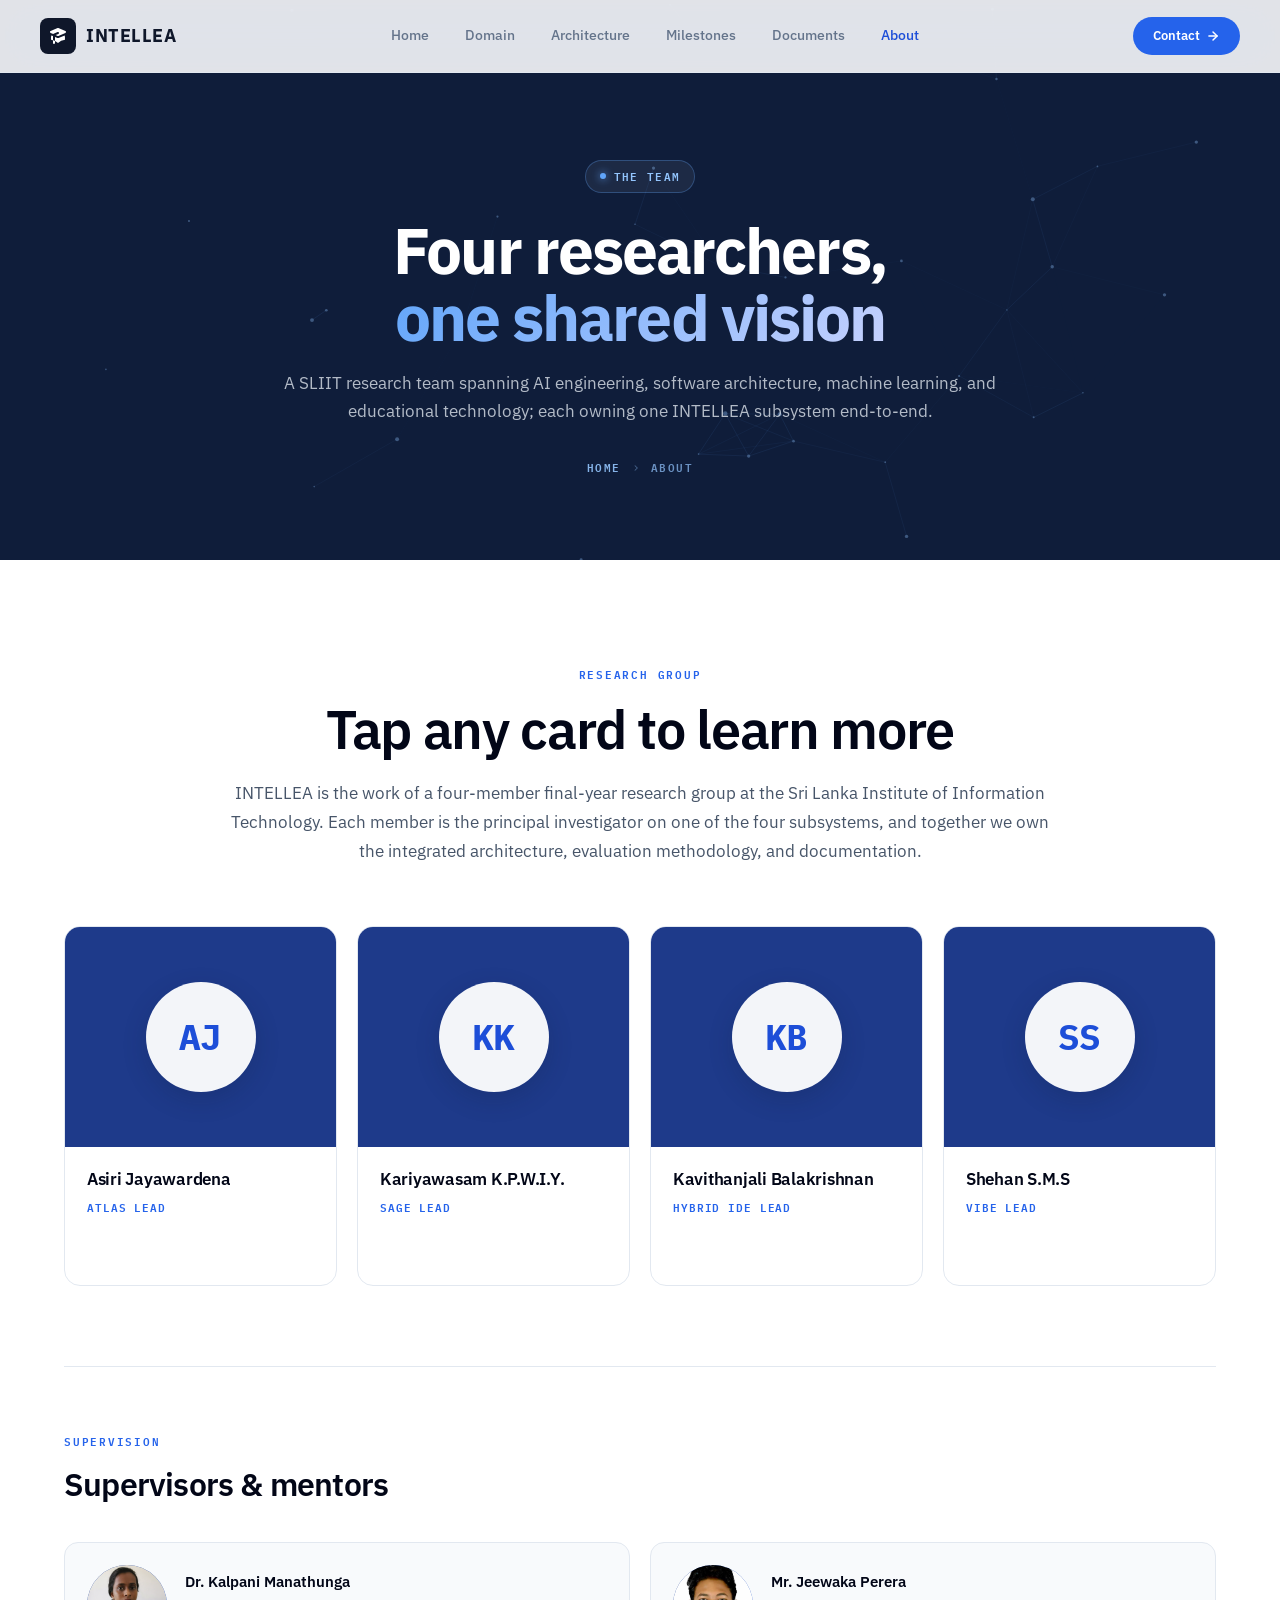
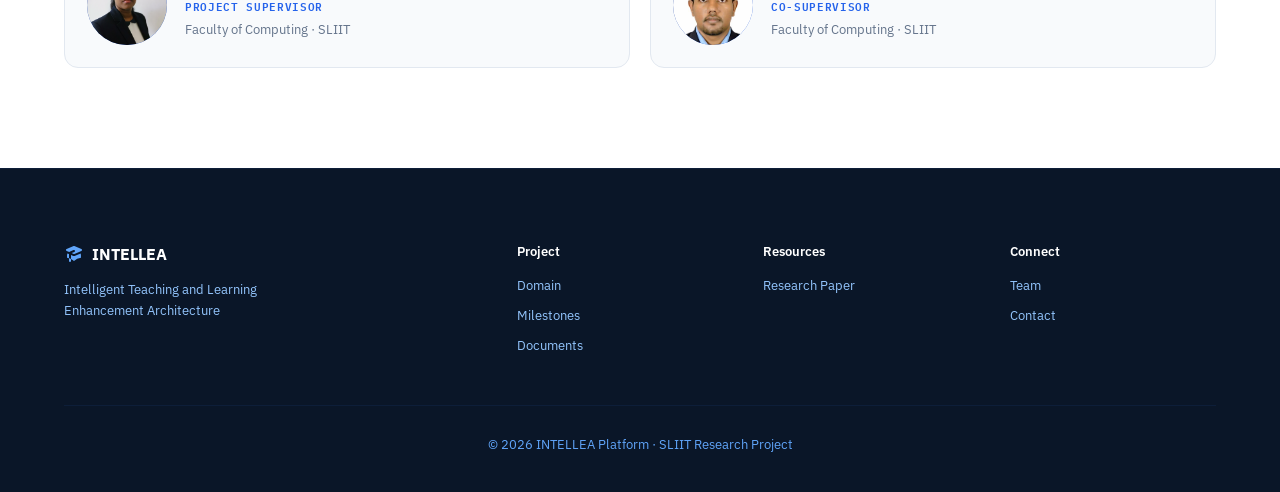
<file: about.html>
<!doctype html>
<html lang="en">
<head>
<meta charset="UTF-8" />
<meta name="viewport" content="width=device-width,initial-scale=1.0" />
<title>About | INTELLEA</title>
<meta name="description" content="The team behind INTELLEA: a four-member SLIIT research group with their supervisors, building the next generation of AI-augmented education." />
<link rel="stylesheet" href="styles.css" />
<link rel="stylesheet" href="pages.css" />
<link rel="preconnect" href="https://fonts.googleapis.com" />
<link rel="preconnect" href="https://fonts.gstatic.com" crossorigin />
<link href="https://fonts.googleapis.com/css2?family=IBM+Plex+Sans:wght@300;400;500;600;700&family=IBM+Plex+Mono:wght@400;500;600;700&display=swap" rel="stylesheet" />
</head>
<body>

<nav class="navbar scrolled" id="navbar">
  <div class="nav-inner">
    <a href="index.html" class="nav-logo">
      <div class="logo-mark"><svg width="20" height="20" viewBox="0 0 20 20" fill="white"><path d="M10.394 2.08a1 1 0 00-.788 0l-7 3a1 1 0 000 1.84L5.25 8.051a.999.999 0 01.356-.257l4-1.714a1 1 0 11.788 1.838l-2.727 1.17 1.94.831a1 1 0 00.787 0l7-3a1 1 0 000-1.838l-7-3zM3.31 9.397L5 10.12v4.102a8.969 8.969 0 00-1.05-.174 1 1 0 01-.89-.89 11.115 11.115 0 01.25-3.762zM9.3 16.573A9.026 9.026 0 007 14.935v-3.957l1.818.78a3 3 0 002.364 0l5.508-2.361a11.026 11.026 0 01.25 3.762 1 1 0 01-.89.89 8.968 8.968 0 00-5.35 2.524 1 1 0 01-1.4 0zM6 18a1 1 0 001-1v-2.065a8.935 8.935 0 00-2-.712V17a1 1 0 001 1z"/></svg></div>
      <span class="logo-wordmark">INTELLEA</span>
    </a>
    <div class="nav-links">
      <a href="index.html" class="nav-link">Home</a>
      <a href="domain.html" class="nav-link">Domain</a>
      <a href="architecture.html" class="nav-link">Architecture</a>
      <a href="milestones.html" class="nav-link">Milestones</a>
      <a href="documents.html" class="nav-link">Documents</a>
      <a href="about.html" class="nav-link" style="color:var(--blue-700);">About</a>
    </div>
    <div class="nav-actions">
      <a href="contact.html" class="nav-cta">Contact <svg width="14" height="14" viewBox="0 0 24 24" fill="none" stroke="currentColor" stroke-width="2.5" stroke-linecap="round" stroke-linejoin="round"><path d="M5 12h14"/><path d="m12 5 7 7-7 7"/></svg></a>
      <button class="mobile-toggle" id="mobileToggle" aria-label="Toggle menu"><span></span><span></span><span></span></button>
    </div>
  </div>
  <div class="mobile-menu" id="mobileMenu"><div class="mobile-menu-inner">
    <a href="index.html">Home</a><a href="domain.html">Domain</a><a href="architecture.html">Architecture</a><a href="milestones.html">Milestones</a><a href="documents.html">Documents</a><a href="about.html">About</a><a href="contact.html" class="mobile-cta">Contact</a>
  </div></div>
</nav>

<section class="page-hero">
  <canvas></canvas>
  <div class="page-hero-overlay"></div>
  <div class="page-hero-content">
    <div class="page-hero-eyebrow"><span class="page-hero-eyebrow-dot"></span>The Team</div>
    <h1 class="page-hero-title">Four researchers,<br><span class="page-hero-title-gradient">one shared vision</span></h1>
    <p class="page-hero-subtitle">A SLIIT research team spanning AI engineering, software architecture, machine learning, and educational technology; each owning one INTELLEA subsystem end-to-end.</p>
    <div class="page-hero-breadcrumb"><a href="index.html">HOME</a> <svg width="10" height="10" viewBox="0 0 24 24" fill="none" stroke="currentColor" stroke-width="2.5"><path d="M9 18l6-6-6-6"/></svg> ABOUT</div>
  </div>
</section>

<section class="about-section">
  <div class="container">
    <div class="about-intro reveal">
      <div class="domain-section-num" style="text-align:center;">RESEARCH GROUP</div>
      <h2 class="domain-section-title" style="text-align:center;">Tap any card to learn more</h2>
      <p>INTELLEA is the work of a four-member final-year research group at the Sri Lanka Institute of Information Technology. Each member is the principal investigator on one of the four subsystems, and together we own the integrated architecture, evaluation methodology, and documentation.</p>
    </div>

    <div class="team-grid">
      <div class="team-card reveal">
        <div class="team-card-inner">
          <div class="team-card-face team-card-front">
            <div class="team-photo"><div class="team-avatar">AJ</div></div>
            <div class="team-card-front-body">
              <h4>Asiri Jayawardena</h4>
              <div class="team-role">ATLAS Lead</div>
            </div>
          </div>
          <div class="team-card-face team-card-back">
            <h4>Asiri Jayawardena</h4>
            <div class="team-card-back-section">
              <div class="team-card-back-label">Component</div>
              <div class="team-card-back-text">ATLAS: Adaptive Tutoring &amp; Learning Architecture System</div>
            </div>
            <div class="team-card-back-section">
              <div class="team-card-back-label">Focus</div>
              <div class="team-card-back-text">LangGraph multi-agent orchestration, BKT mastery tracking, ZPD-aligned content selection, ACE engine.</div>
            </div>
            <div class="team-card-back-socials">
              <a href="#" class="team-social" aria-label="LinkedIn"><svg width="14" height="14" viewBox="0 0 24 24" fill="currentColor"><path d="M20.5 2h-17A1.5 1.5 0 0 0 2 3.5v17A1.5 1.5 0 0 0 3.5 22h17a1.5 1.5 0 0 0 1.5-1.5v-17A1.5 1.5 0 0 0 20.5 2zM8 19H5v-9h3zM6.5 8.25A1.75 1.75 0 1 1 8.3 6.5a1.78 1.78 0 0 1-1.8 1.75zM19 19h-3v-4.74c0-1.42-.6-1.93-1.38-1.93A1.74 1.74 0 0 0 13 14.19a.66.66 0 0 0 0 .14V19h-3v-9h2.9v1.3a3.11 3.11 0 0 1 2.7-1.4c1.55 0 3.36.86 3.36 3.66z"/></svg></a>
              <a href="#" class="team-social" aria-label="GitHub"><svg width="14" height="14" viewBox="0 0 24 24" fill="currentColor"><path d="M12 2A10 10 0 0 0 2 12c0 4.42 2.87 8.17 6.84 9.5.5.08.66-.23.66-.5v-1.69c-2.77.6-3.36-1.34-3.36-1.34-.46-1.16-1.11-1.47-1.11-1.47-.91-.62.07-.6.07-.6 1 .07 1.53 1.03 1.53 1.03.87 1.52 2.34 1.07 2.91.83.09-.65.35-1.09.63-1.34-2.22-.25-4.55-1.11-4.55-4.94 0-1.1.39-2 1.03-2.71-.1-.25-.45-1.29.1-2.64 0 0 .84-.27 2.75 1.02.79-.22 1.65-.33 2.5-.33.85 0 1.71.11 2.5.33 1.91-1.29 2.75-1.02 2.75-1.02.55 1.35.2 2.39.1 2.64.64.71 1.03 1.61 1.03 2.71 0 3.84-2.34 4.68-4.57 4.93.36.31.69.92.69 1.85V21c0 .27.16.59.67.5C19.14 20.16 22 16.42 22 12A10 10 0 0 0 12 2z"/></svg></a>
              <a href="#" class="team-social" aria-label="Email"><svg width="14" height="14" viewBox="0 0 24 24" fill="none" stroke="currentColor" stroke-width="2"><path d="M4 4h16c1.1 0 2 .9 2 2v12c0 1.1-.9 2-2 2H4c-1.1 0-2-.9-2-2V6c0-1.1.9-2 2-2z"/><polyline points="22,6 12,13 2,6"/></svg></a>
            </div>
          </div>
        </div>
      </div>

      <div class="team-card reveal">
        <div class="team-card-inner">
          <div class="team-card-face team-card-front">
            <div class="team-photo"><div class="team-avatar">KK</div></div>
            <div class="team-card-front-body">
              <h4>Kariyawasam K.P.W.I.Y.</h4>
              <div class="team-role">SAGE Lead</div>
            </div>
          </div>
          <div class="team-card-face team-card-back">
            <h4>Kariyawasam K.P.W.I.Y.</h4>
            <div class="team-card-back-section">
              <div class="team-card-back-label">Component</div>
              <div class="team-card-back-text">SAGE: Specialist Assessment &amp; Grading Engine</div>
            </div>
            <div class="team-card-back-section">
              <div class="team-card-back-label">Focus</div>
              <div class="team-card-back-text">Multi-agent grading, validator self-correction, plagiarism detection, gamified badges, study recommendations.</div>
            </div>
            <div class="team-card-back-socials">
              <a href="#" class="team-social" aria-label="LinkedIn"><svg width="14" height="14" viewBox="0 0 24 24" fill="currentColor"><path d="M20.5 2h-17A1.5 1.5 0 0 0 2 3.5v17A1.5 1.5 0 0 0 3.5 22h17a1.5 1.5 0 0 0 1.5-1.5v-17A1.5 1.5 0 0 0 20.5 2zM8 19H5v-9h3zM6.5 8.25A1.75 1.75 0 1 1 8.3 6.5a1.78 1.78 0 0 1-1.8 1.75zM19 19h-3v-4.74c0-1.42-.6-1.93-1.38-1.93A1.74 1.74 0 0 0 13 14.19a.66.66 0 0 0 0 .14V19h-3v-9h2.9v1.3a3.11 3.11 0 0 1 2.7-1.4c1.55 0 3.36.86 3.36 3.66z"/></svg></a>
              <a href="#" class="team-social" aria-label="GitHub"><svg width="14" height="14" viewBox="0 0 24 24" fill="currentColor"><path d="M12 2A10 10 0 0 0 2 12c0 4.42 2.87 8.17 6.84 9.5.5.08.66-.23.66-.5v-1.69c-2.77.6-3.36-1.34-3.36-1.34-.46-1.16-1.11-1.47-1.11-1.47-.91-.62.07-.6.07-.6 1 .07 1.53 1.03 1.53 1.03.87 1.52 2.34 1.07 2.91.83.09-.65.35-1.09.63-1.34-2.22-.25-4.55-1.11-4.55-4.94 0-1.1.39-2 1.03-2.71-.1-.25-.45-1.29.1-2.64 0 0 .84-.27 2.75 1.02.79-.22 1.65-.33 2.5-.33.85 0 1.71.11 2.5.33 1.91-1.29 2.75-1.02 2.75-1.02.55 1.35.2 2.39.1 2.64.64.71 1.03 1.61 1.03 2.71 0 3.84-2.34 4.68-4.57 4.93.36.31.69.92.69 1.85V21c0 .27.16.59.67.5C19.14 20.16 22 16.42 22 12A10 10 0 0 0 12 2z"/></svg></a>
              <a href="#" class="team-social" aria-label="Email"><svg width="14" height="14" viewBox="0 0 24 24" fill="none" stroke="currentColor" stroke-width="2"><path d="M4 4h16c1.1 0 2 .9 2 2v12c0 1.1-.9 2-2 2H4c-1.1 0-2-.9-2-2V6c0-1.1.9-2 2-2z"/><polyline points="22,6 12,13 2,6"/></svg></a>
            </div>
          </div>
        </div>
      </div>

      <div class="team-card reveal">
        <div class="team-card-inner">
          <div class="team-card-face team-card-front">
            <div class="team-photo"><div class="team-avatar">KB</div></div>
            <div class="team-card-front-body">
              <h4>Kavithanjali Balakrishnan</h4>
              <div class="team-role">Hybrid IDE Lead</div>
            </div>
          </div>
          <div class="team-card-face team-card-back">
            <h4>Kavithanjali Balakrishnan</h4>
            <div class="team-card-back-section">
              <div class="team-card-back-label">Component</div>
              <div class="team-card-back-text">Hybrid IDE: Block ↔ Code Programming Environment</div>
            </div>
            <div class="team-card-back-section">
              <div class="team-card-back-label">Focus</div>
              <div class="team-card-back-text">Shared AST, bidirectional translation across Python/Java/C++/React, sandboxed execution, adaptive challenge selection.</div>
            </div>
            <div class="team-card-back-socials">
              <a href="#" class="team-social" aria-label="LinkedIn"><svg width="14" height="14" viewBox="0 0 24 24" fill="currentColor"><path d="M20.5 2h-17A1.5 1.5 0 0 0 2 3.5v17A1.5 1.5 0 0 0 3.5 22h17a1.5 1.5 0 0 0 1.5-1.5v-17A1.5 1.5 0 0 0 20.5 2zM8 19H5v-9h3zM6.5 8.25A1.75 1.75 0 1 1 8.3 6.5a1.78 1.78 0 0 1-1.8 1.75zM19 19h-3v-4.74c0-1.42-.6-1.93-1.38-1.93A1.74 1.74 0 0 0 13 14.19a.66.66 0 0 0 0 .14V19h-3v-9h2.9v1.3a3.11 3.11 0 0 1 2.7-1.4c1.55 0 3.36.86 3.36 3.66z"/></svg></a>
              <a href="#" class="team-social" aria-label="GitHub"><svg width="14" height="14" viewBox="0 0 24 24" fill="currentColor"><path d="M12 2A10 10 0 0 0 2 12c0 4.42 2.87 8.17 6.84 9.5.5.08.66-.23.66-.5v-1.69c-2.77.6-3.36-1.34-3.36-1.34-.46-1.16-1.11-1.47-1.11-1.47-.91-.62.07-.6.07-.6 1 .07 1.53 1.03 1.53 1.03.87 1.52 2.34 1.07 2.91.83.09-.65.35-1.09.63-1.34-2.22-.25-4.55-1.11-4.55-4.94 0-1.1.39-2 1.03-2.71-.1-.25-.45-1.29.1-2.64 0 0 .84-.27 2.75 1.02.79-.22 1.65-.33 2.5-.33.85 0 1.71.11 2.5.33 1.91-1.29 2.75-1.02 2.75-1.02.55 1.35.2 2.39.1 2.64.64.71 1.03 1.61 1.03 2.71 0 3.84-2.34 4.68-4.57 4.93.36.31.69.92.69 1.85V21c0 .27.16.59.67.5C19.14 20.16 22 16.42 22 12A10 10 0 0 0 12 2z"/></svg></a>
              <a href="#" class="team-social" aria-label="Email"><svg width="14" height="14" viewBox="0 0 24 24" fill="none" stroke="currentColor" stroke-width="2"><path d="M4 4h16c1.1 0 2 .9 2 2v12c0 1.1-.9 2-2 2H4c-1.1 0-2-.9-2-2V6c0-1.1.9-2 2-2z"/><polyline points="22,6 12,13 2,6"/></svg></a>
            </div>
          </div>
        </div>
      </div>

      <div class="team-card reveal">
        <div class="team-card-inner">
          <div class="team-card-face team-card-front">
            <div class="team-photo"><div class="team-avatar">SS</div></div>
            <div class="team-card-front-body">
              <h4>Shehan S.M.S</h4>
              <div class="team-role">VIBE Lead</div>
            </div>
          </div>
          <div class="team-card-face team-card-back">
            <h4>Shehan S.M.S</h4>
            <div class="team-card-back-section">
              <div class="team-card-back-label">Component</div>
              <div class="team-card-back-text">VIBE: Visual-Interactive Behavioral Emotion detection</div>
            </div>
            <div class="team-card-back-section">
              <div class="team-card-back-label">Focus</div>
              <div class="team-card-back-text">Speech (MFCC), video (CLSTM), and text (Bi-LSTM) emotion models with FFNN late fusion, integrated with ATLAS.</div>
            </div>
            <div class="team-card-back-socials">
              <a href="#" class="team-social" aria-label="LinkedIn"><svg width="14" height="14" viewBox="0 0 24 24" fill="currentColor"><path d="M20.5 2h-17A1.5 1.5 0 0 0 2 3.5v17A1.5 1.5 0 0 0 3.5 22h17a1.5 1.5 0 0 0 1.5-1.5v-17A1.5 1.5 0 0 0 20.5 2zM8 19H5v-9h3zM6.5 8.25A1.75 1.75 0 1 1 8.3 6.5a1.78 1.78 0 0 1-1.8 1.75zM19 19h-3v-4.74c0-1.42-.6-1.93-1.38-1.93A1.74 1.74 0 0 0 13 14.19a.66.66 0 0 0 0 .14V19h-3v-9h2.9v1.3a3.11 3.11 0 0 1 2.7-1.4c1.55 0 3.36.86 3.36 3.66z"/></svg></a>
              <a href="#" class="team-social" aria-label="GitHub"><svg width="14" height="14" viewBox="0 0 24 24" fill="currentColor"><path d="M12 2A10 10 0 0 0 2 12c0 4.42 2.87 8.17 6.84 9.5.5.08.66-.23.66-.5v-1.69c-2.77.6-3.36-1.34-3.36-1.34-.46-1.16-1.11-1.47-1.11-1.47-.91-.62.07-.6.07-.6 1 .07 1.53 1.03 1.53 1.03.87 1.52 2.34 1.07 2.91.83.09-.65.35-1.09.63-1.34-2.22-.25-4.55-1.11-4.55-4.94 0-1.1.39-2 1.03-2.71-.1-.25-.45-1.29.1-2.64 0 0 .84-.27 2.75 1.02.79-.22 1.65-.33 2.5-.33.85 0 1.71.11 2.5.33 1.91-1.29 2.75-1.02 2.75-1.02.55 1.35.2 2.39.1 2.64.64.71 1.03 1.61 1.03 2.71 0 3.84-2.34 4.68-4.57 4.93.36.31.69.92.69 1.85V21c0 .27.16.59.67.5C19.14 20.16 22 16.42 22 12A10 10 0 0 0 12 2z"/></svg></a>
              <a href="#" class="team-social" aria-label="Email"><svg width="14" height="14" viewBox="0 0 24 24" fill="none" stroke="currentColor" stroke-width="2"><path d="M4 4h16c1.1 0 2 .9 2 2v12c0 1.1-.9 2-2 2H4c-1.1 0-2-.9-2-2V6c0-1.1.9-2 2-2z"/><polyline points="22,6 12,13 2,6"/></svg></a>
            </div>
          </div>
        </div>
      </div>
    </div>

    <div class="supervisors reveal">
      <div class="domain-section-num">SUPERVISION</div>
      <h2 class="domain-section-title" style="font-size:32px;">Supervisors &amp; mentors</h2>
      <div class="supervisor-grid">
        <div class="supervisor-card">
          <div class="supervisor-avatar"><img src="uploads/Dr Kalpani Manathunga.jpg" alt="Dr. Kalpani Manathunga" style="width:100%;height:100%;object-fit:cover;border-radius:50%;"/></div>
          <div class="supervisor-info">
            <h5><a href="https://www.sliit.lk/academic/academic-staff/kalpani.m" target="_blank" rel="noopener" style="color:inherit;text-decoration:none;">Dr. Kalpani Manathunga</a></h5>
            <div class="supervisor-role">Project Supervisor</div>
            <div class="supervisor-affil">Faculty of Computing · SLIIT</div>
          </div>
        </div>
        <div class="supervisor-card">
          <div class="supervisor-avatar"><img src="uploads/mr jeewaka perera.jpeg" alt="Mr. Jeewaka Perera" style="width:100%;height:100%;object-fit:cover;border-radius:50%;"/></div>
          <div class="supervisor-info">
            <h5><a href="https://www.sliit.lk/academic/academic-staff/jeewaka.p" target="_blank" rel="noopener" style="color:inherit;text-decoration:none;">Mr. Jeewaka Perera</a></h5>
            <div class="supervisor-role">Co-Supervisor</div>
            <div class="supervisor-affil">Faculty of Computing · SLIIT</div>
          </div>
        </div>
      </div>
    </div>
  </div>
</section>

<footer class="footer">
  <div class="container">
    <div class="footer-grid">
      <div class="footer-brand"><div class="footer-logo"><svg width="20" height="20" viewBox="0 0 20 20" fill="#60a5fa"><path d="M10.394 2.08a1 1 0 00-.788 0l-7 3a1 1 0 000 1.84L5.25 8.051a.999.999 0 01.356-.257l4-1.714a1 1 0 11.788 1.838l-2.727 1.17 1.94.831a1 1 0 00.787 0l7-3a1 1 0 000-1.838l-7-3zM3.31 9.397L5 10.12v4.102a8.969 8.969 0 00-1.05-.174 1 1 0 01-.89-.89 11.115 11.115 0 01.25-3.762zM9.3 16.573A9.026 9.026 0 007 14.935v-3.957l1.818.78a3 3 0 002.364 0l5.508-2.361a11.026 11.026 0 01.25 3.762 1 1 0 01-.89.89 8.968 8.968 0 00-5.35 2.524 1 1 0 01-1.4 0zM6 18a1 1 0 001-1v-2.065a8.935 8.935 0 00-2-.712V17a1 1 0 001 1z"/></svg><span>INTELLEA</span></div><p>Intelligent Teaching and Learning<br>Enhancement Architecture</p></div>
      <div class="footer-col"><h5>Project</h5><a href="domain.html">Domain</a><a href="milestones.html">Milestones</a><a href="documents.html">Documents</a></div>
      <div class="footer-col"><h5>Resources</h5><a href="documents.html">Research Paper</a></div>
      <div class="footer-col"><h5>Connect</h5><a href="about.html">Team</a><a href="contact.html">Contact</a></div>
    </div>
    <div class="footer-bottom"><p>&copy; 2026 INTELLEA Platform · SLIIT Research Project</p></div>
  </div>
</footer>

<script src="pages.js" defer></script>
</body>
</html>
</file>
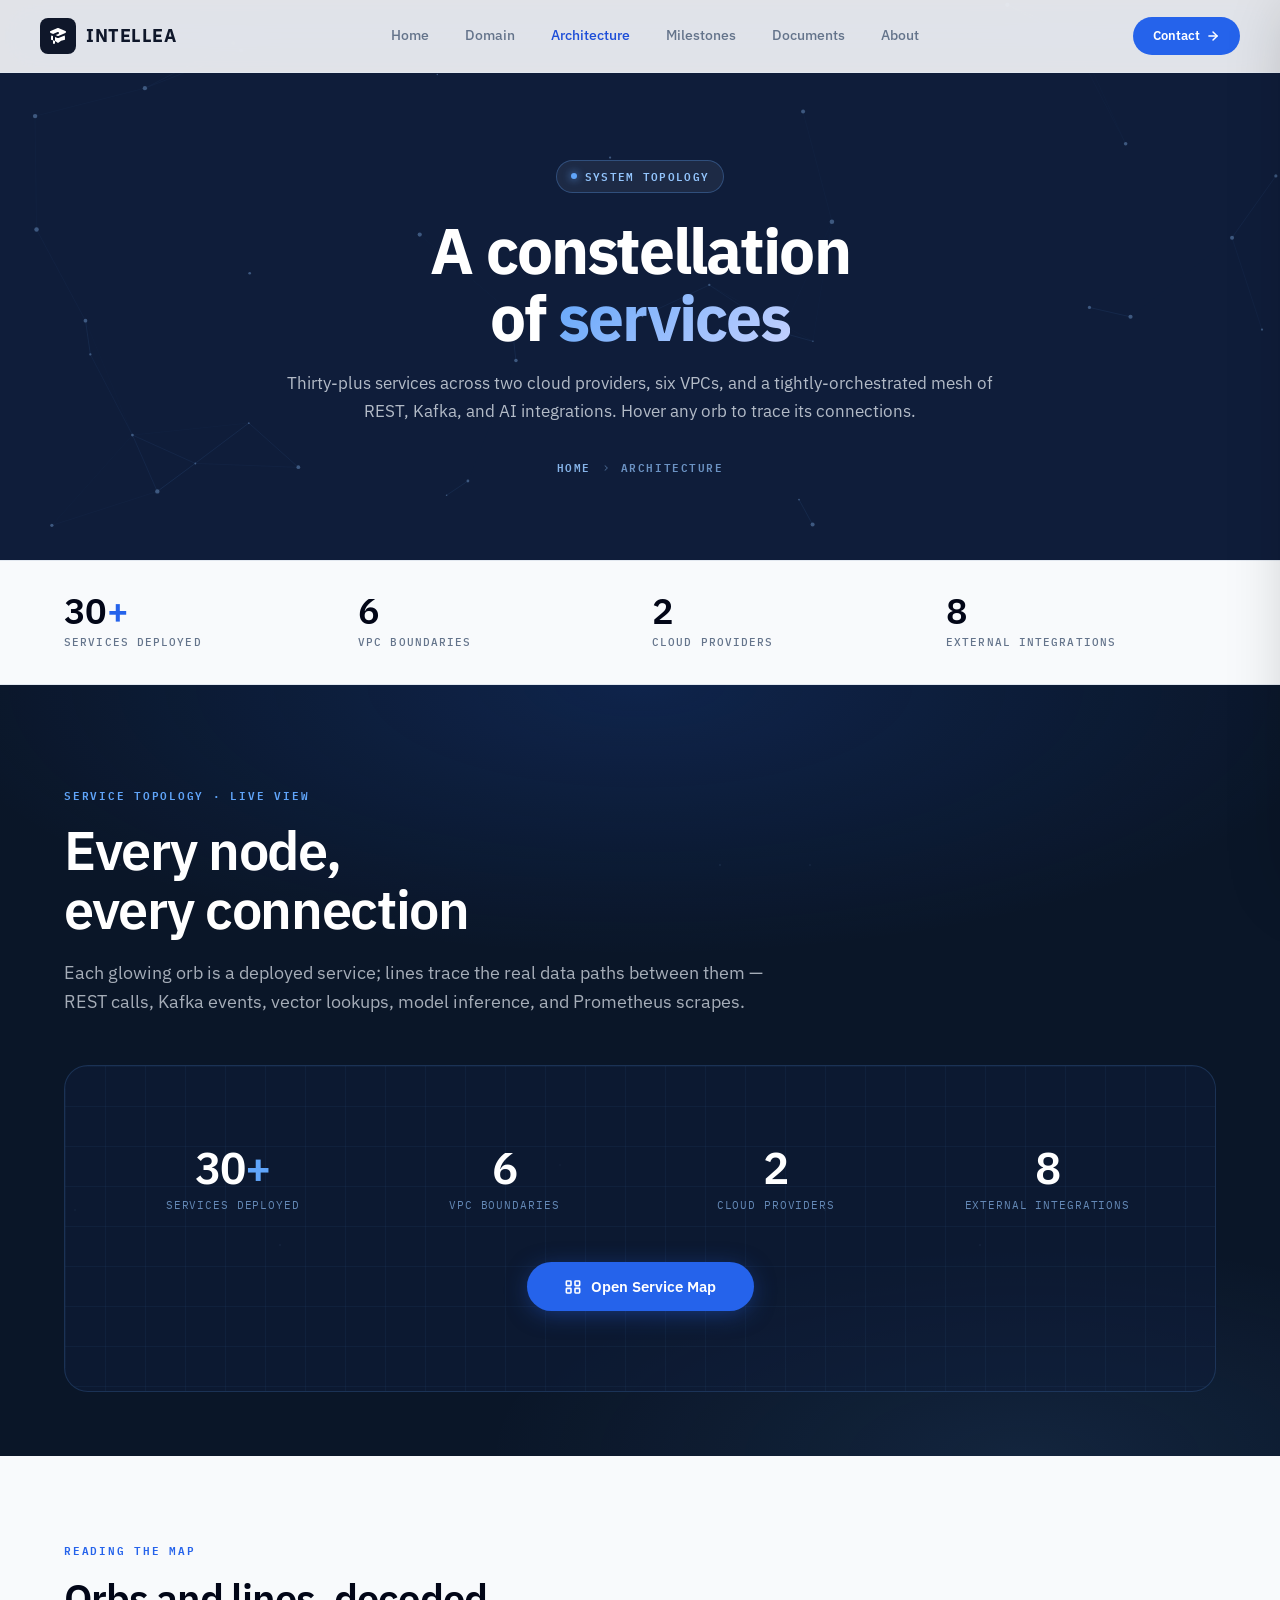
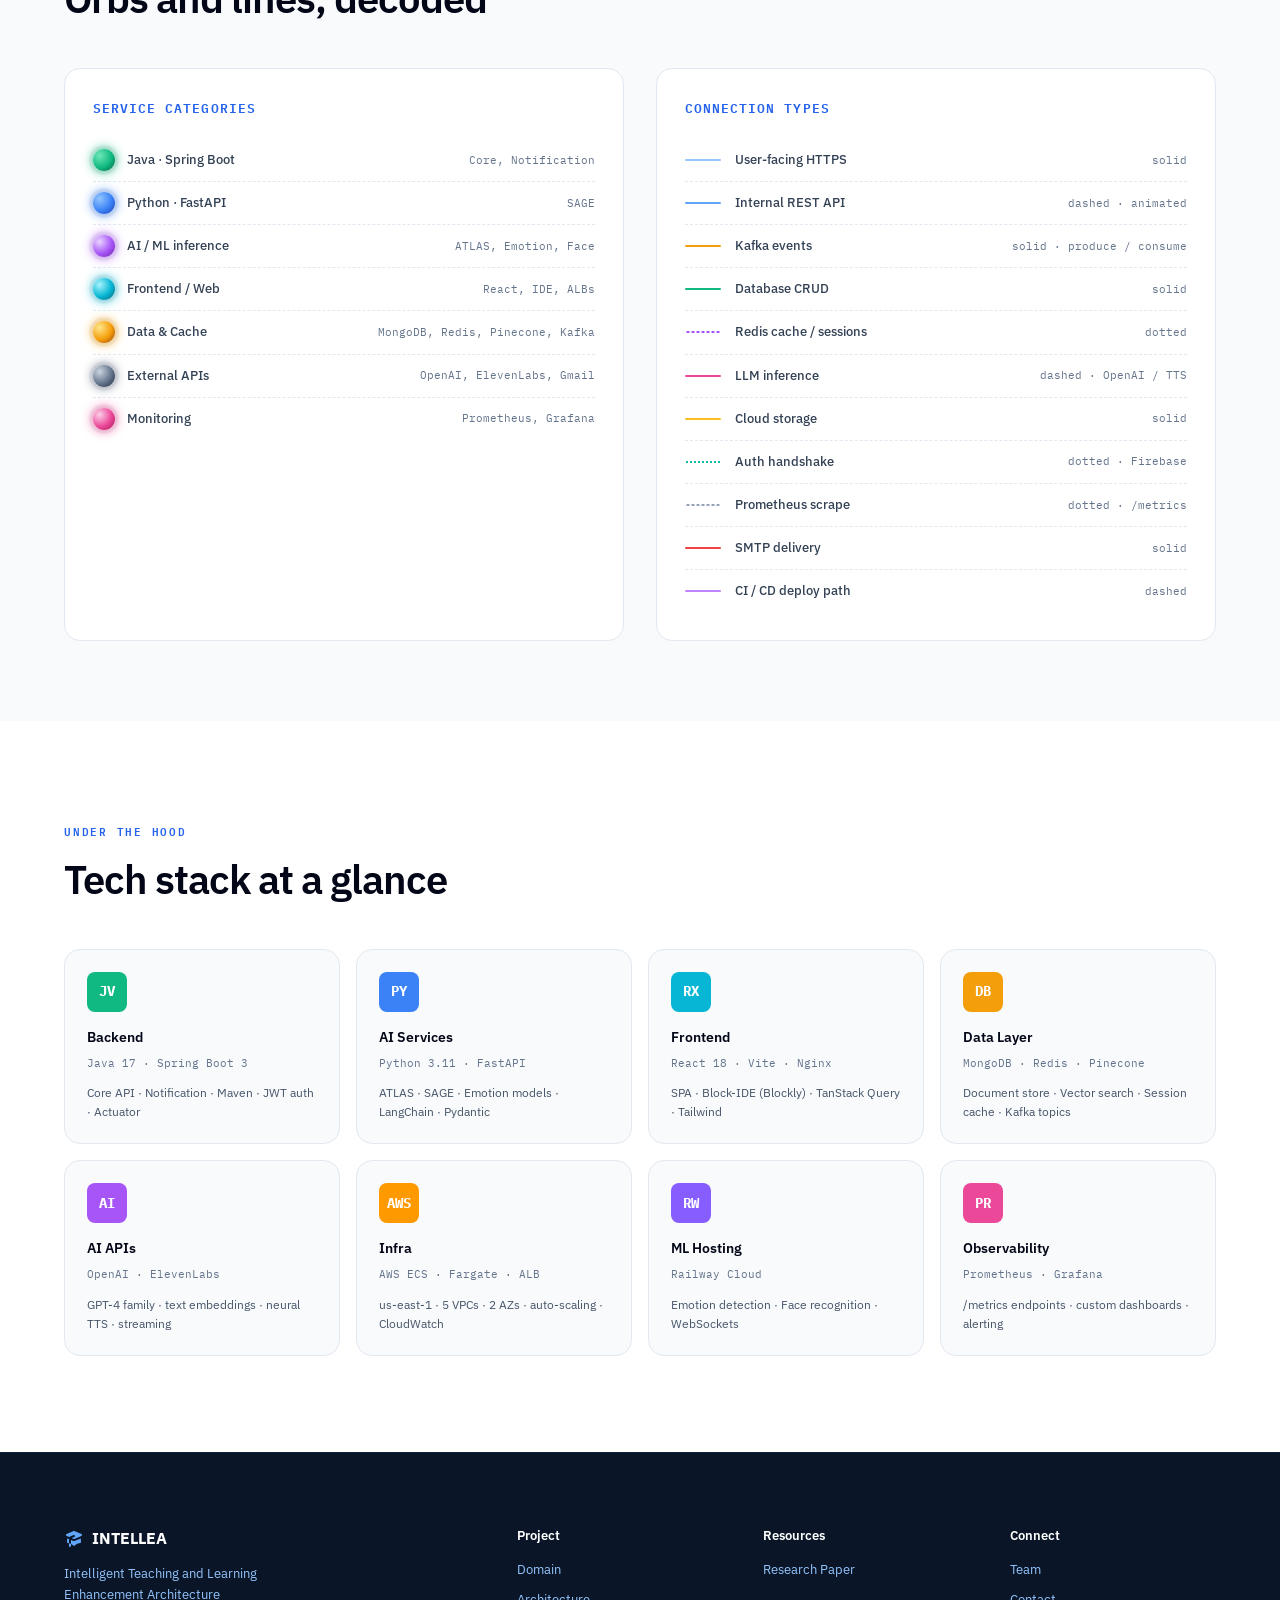
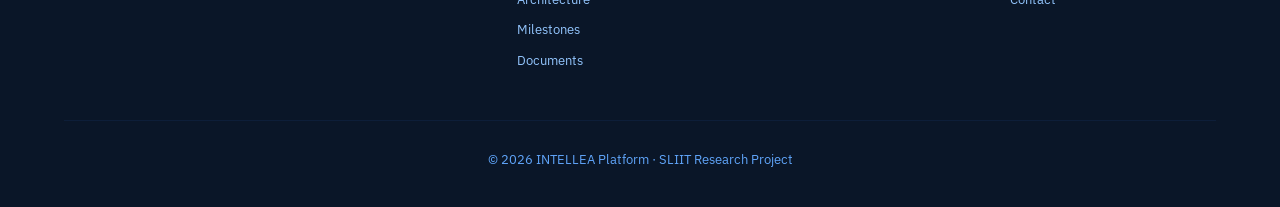
<file: architecture.html>
<!doctype html>
<html lang="en">
<head>
<meta charset="UTF-8" />
<meta name="viewport" content="width=device-width,initial-scale=1.0" />
<title>Architecture | INTELLEA</title>
<meta name="description" content="Live service topology of the INTELLEA platform: 30+ services across two cloud providers, six VPCs, and a constellation of external integrations." />
<link rel="stylesheet" href="styles.css" />
<link rel="stylesheet" href="pages.css" />
<link rel="preconnect" href="https://fonts.googleapis.com" />
<link rel="preconnect" href="https://fonts.gstatic.com" crossorigin />
<link href="https://fonts.googleapis.com/css2?family=IBM+Plex+Sans:wght@300;400;500;600;700&family=IBM+Plex+Mono:wght@400;500;600;700&display=swap" rel="stylesheet" />

<style>
  /* ──────────────────────────────────────────────
     INTELLEA — Architecture / Service Map styles
     (extends pages.css; isolated to this page)
     ────────────────────────────────────────────── */

  /* ── Stats strip ── */
  .arch-stats {
    background: var(--gray-50);
    border-top: 1px solid var(--gray-200);
    border-bottom: 1px solid var(--gray-200);
    padding: 32px 0;
  }
  .arch-stats-grid {
    display: grid;
    grid-template-columns: repeat(4, 1fr);
    gap: 24px;
  }
  .arch-stat {
    display: flex;
    flex-direction: column;
    gap: 4px;
  }
  .arch-stat-num {
    font-family: var(--font-sans);
    font-size: 36px;
    font-weight: 600;
    letter-spacing: -0.02em;
    color: var(--gray-950);
    line-height: 1;
  }
  .arch-stat-num span { color: var(--blue-600); }
  .arch-stat-label {
    font-family: var(--font-mono);
    font-size: 11px;
    font-weight: 500;
    letter-spacing: 0.1em;
    text-transform: uppercase;
    color: var(--gray-500);
  }
  @media (max-width: 768px) {
    .arch-stats-grid { grid-template-columns: repeat(2, 1fr); }
    .arch-stat-num { font-size: 28px; }
  }

  /* ── Map section (dark cosmos backdrop) ── */
  .map-section {
    position: relative;
    padding: 96px 0 64px;
    background:
      radial-gradient(ellipse 80% 50% at 50% 0%, rgba(37,99,235,0.18) 0%, transparent 70%),
      radial-gradient(ellipse 60% 40% at 80% 100%, rgba(96,165,250,0.10) 0%, transparent 70%),
      #0a1628;
    color: #e2e8f0;
    overflow: hidden;
  }
  .map-section::before {
    content: '';
    position: absolute;
    inset: 0;
    background-image:
      radial-gradient(1px 1px at 20% 30%, rgba(147,197,253,0.4), transparent),
      radial-gradient(1px 1px at 70% 60%, rgba(147,197,253,0.3), transparent),
      radial-gradient(1px 1px at 40% 80%, rgba(147,197,253,0.5), transparent),
      radial-gradient(1px 1px at 90% 20%, rgba(147,197,253,0.3), transparent),
      radial-gradient(1px 1px at 10% 70%, rgba(147,197,253,0.4), transparent);
    background-size: 600px 600px, 800px 800px, 700px 700px, 900px 900px, 750px 750px;
    opacity: 0.6;
    pointer-events: none;
  }
  .map-section .container { position: relative; z-index: 1; }
  .map-section .domain-section-num { color: #60a5fa; }
  .map-section .domain-section-title { color: #fff; }
  .map-section .domain-section-lead { color: rgba(226,232,240,0.72); }

  /* ── Filter pills ── */
  .map-filters {
    display: flex;
    flex-wrap: wrap;
    gap: 8px;
    margin: 32px 0 28px;
  }
  .map-filter {
    display: inline-flex;
    align-items: center;
    gap: 8px;
    padding: 8px 16px;
    font-family: var(--font-mono);
    font-size: 11px;
    font-weight: 600;
    letter-spacing: 0.06em;
    text-transform: uppercase;
    color: rgba(226,232,240,0.7);
    background: rgba(255,255,255,0.04);
    border: 1px solid rgba(147,197,253,0.18);
    border-radius: 999px;
    cursor: pointer;
    transition: all 0.18s;
  }
  .map-filter:hover { background: rgba(96,165,250,0.10); color: #fff; border-color: rgba(96,165,250,0.5); }
  .map-filter.active { background: var(--blue-600); color: #fff; border-color: var(--blue-600); }
  .map-filter-dot { width: 8px; height: 8px; border-radius: 50%; }

  /* ── Map modal overlay ── */
  .map-modal {
    display: none;
    position: fixed;
    inset: 0;
    z-index: 9000;
    width: 100vw;
    height: 100vh;
  }
  .map-modal.open {
    display: flex;
    flex-direction: column;
    animation: mapModalFadeIn 0.22s cubic-bezier(0.16,1,0.3,1) forwards;
  }
  @keyframes mapModalFadeIn {
    from { opacity: 0; }
    to   { opacity: 1; }
  }
  body.map-modal-open { overflow: hidden; }

  /* ── Map canvas wrapper (lives inside .map-modal, fills full screen) ── */
  .map-wrap {
    position: relative;
    flex: 1 1 auto;
    min-height: 0;
    background:
      radial-gradient(ellipse 80% 50% at 50% 0%, rgba(37,99,235,0.18) 0%, transparent 70%),
      #0a1628;
    overflow: hidden;
    display: flex;
    flex-direction: column;
  }
  .map-wrap::before {
    content: '';
    position: absolute;
    inset: 0;
    background-image:
      linear-gradient(rgba(96,165,250,0.06) 1px, transparent 1px),
      linear-gradient(90deg, rgba(96,165,250,0.06) 1px, transparent 1px);
    background-size: 40px 40px;
    pointer-events: none;
  }

  /* ── Toolbar inside map-wrap ── */
  .map-toolbar {
    position: relative;
    z-index: 3;
    display: flex;
    align-items: flex-start;
    justify-content: space-between;
    gap: 12px;
    padding: 14px 16px;
    border-bottom: 1px solid rgba(96,165,250,0.12);
    background: rgba(10, 22, 40, 0.55);
    backdrop-filter: blur(8px);
    -webkit-backdrop-filter: blur(8px);
  }
  .map-filters {
    display: flex;
    flex-wrap: wrap;
    gap: 6px;
    flex: 1 1 auto;
    min-width: 0;
  }
  .map-tools {
    display: flex;
    align-items: center;
    gap: 4px;
    padding: 2px;
    background: rgba(255,255,255,0.04);
    border: 1px solid rgba(147,197,253,0.18);
    border-radius: 10px;
    flex-shrink: 0;
  }
  .map-tool-btn {
    display: inline-flex;
    align-items: center;
    justify-content: center;
    gap: 6px;
    height: 30px;
    min-width: 32px;
    padding: 0 8px;
    color: rgba(226,232,240,0.7);
    background: transparent;
    border: none;
    border-radius: 7px;
    cursor: pointer;
    font-family: var(--font-mono);
    font-size: 10.5px;
    font-weight: 600;
    letter-spacing: 0.04em;
    text-transform: uppercase;
    transition: background 0.16s, color 0.16s;
  }
  .map-tool-btn:hover { background: rgba(96,165,250,0.14); color: #fff; }
  .map-tool-btn:active { background: rgba(96,165,250,0.22); }
  .map-tool-btn svg { display: block; }
  .map-zoom-label { font-family: var(--font-mono); font-size: 10px; line-height: 1; }
  .map-tool-fs { padding: 0 12px; }
  .map-tool-fs .map-tool-label { display: inline; }

  /* Filter pill restyle for the dark toolbar */
  .map-filter {
    display: inline-flex;
    align-items: center;
    gap: 6px;
    padding: 6px 12px;
    font-family: var(--font-mono);
    font-size: 10.5px;
    font-weight: 600;
    letter-spacing: 0.04em;
    text-transform: uppercase;
    color: rgba(226,232,240,0.72);
    background: rgba(255,255,255,0.04);
    border: 1px solid rgba(147,197,253,0.18);
    border-radius: 999px;
    cursor: pointer;
    transition: all 0.16s;
    white-space: nowrap;
  }
  .map-filter:hover { background: rgba(96,165,250,0.12); color: #fff; border-color: rgba(96,165,250,0.5); }
  .map-filter.active { background: var(--blue-600); color: #fff; border-color: var(--blue-600); }
  .map-filter-dot { width: 7px; height: 7px; border-radius: 50%; }

  /* ── Scroll + zoom container ── */
  .map-scroll {
    position: relative;
    overflow: auto;
    flex: 1 1 auto;
    min-height: 0;
  }
  .map-scroll::-webkit-scrollbar { width: 8px; height: 8px; }
  .map-scroll::-webkit-scrollbar-track { background: rgba(0,0,0,0.2); }
  .map-scroll::-webkit-scrollbar-thumb { background: rgba(96,165,250,0.3); border-radius: 4px; }

  .map-zoom-layer {
    transform-origin: 0 0;
    transition: transform 0.18s ease-out;
    will-change: transform;
    width: max-content;
  }

  .map-svg {
    display: block;
    width: 1500px;
    min-width: 1280px;
    height: auto;
  }

  /* ── Preview card (shown in-page; opens modal on click) ── */
  .map-preview-card {
    display: flex;
    flex-direction: column;
    align-items: center;
    gap: 48px;
    padding: 80px 48px;
    background: rgba(15,29,58,0.5);
    border: 1px solid rgba(96,165,250,0.18);
    border-radius: var(--radius-xl);
    text-align: center;
    position: relative;
    overflow: hidden;
  }
  .map-preview-card::before {
    content: '';
    position: absolute;
    inset: 0;
    background-image:
      linear-gradient(rgba(96,165,250,0.05) 1px, transparent 1px),
      linear-gradient(90deg, rgba(96,165,250,0.05) 1px, transparent 1px);
    background-size: 40px 40px;
    pointer-events: none;
  }
  .map-preview-stats {
    display: grid;
    grid-template-columns: repeat(4, 1fr);
    gap: 32px;
    width: 100%;
    position: relative;
  }
  .map-preview-stat { display: flex; flex-direction: column; gap: 6px; }
  .map-preview-stat-num {
    font-size: 44px;
    font-weight: 600;
    color: #fff;
    letter-spacing: -0.02em;
    line-height: 1;
  }
  .map-preview-stat-num span { color: var(--blue-400); }
  .map-preview-stat-label {
    font-family: var(--font-mono);
    font-size: 11px;
    letter-spacing: 0.08em;
    text-transform: uppercase;
    color: rgba(147,197,253,0.65);
  }
  .map-open-btn {
    display: inline-flex;
    align-items: center;
    gap: 10px;
    padding: 15px 38px;
    background: var(--blue-600);
    color: #fff;
    font-family: var(--font-sans);
    font-size: 15px;
    font-weight: 600;
    border: none;
    border-radius: 999px;
    cursor: pointer;
    position: relative;
    transition: background 0.18s, transform 0.18s, box-shadow 0.18s;
    box-shadow: 0 4px 24px -4px rgba(37,99,235,0.5);
  }
  .map-open-btn:hover {
    background: var(--blue-700);
    transform: translateY(-2px);
    box-shadow: 0 10px 32px -6px rgba(37,99,235,0.65);
  }
  .map-open-btn:active { transform: translateY(0); }
  @media (max-width: 768px) {
    .map-preview-stats { grid-template-columns: repeat(2, 1fr); }
    .map-preview-stat-num { font-size: 30px; }
    .map-preview-card { padding: 48px 24px; }
  }

  .map-hint {
    position: absolute;
    bottom: 16px;
    right: 20px;
    font-family: var(--font-mono);
    font-size: 10.5px;
    color: rgba(147,197,253,0.55);
    letter-spacing: 0.06em;
    text-transform: uppercase;
    pointer-events: none;
    z-index: 2;
  }

  /* ── SVG element styling ── */
  .zone-rect {
    fill: rgba(96,165,250,0.025);
    stroke: rgba(96,165,250,0.3);
    stroke-width: 1.2;
    stroke-dasharray: 5 4;
    transition: stroke 0.3s, fill 0.3s;
  }
  .zone-rect.zone-aws { stroke: rgba(255,153,0,0.45); fill: rgba(255,153,0,0.025); }
  .zone-rect.zone-railway { stroke: rgba(135,93,255,0.45); fill: rgba(135,93,255,0.025); }
  .zone-rect.zone-external { stroke: rgba(148,163,184,0.4); fill: rgba(148,163,184,0.025); }
  .zone-rect.zone-vpc { stroke-dasharray: 3 3; stroke: rgba(96,165,250,0.4); }
  .zone-label {
    font-family: var(--font-mono);
    font-size: 10.5px;
    font-weight: 600;
    letter-spacing: 0.08em;
    text-transform: uppercase;
    fill: rgba(147,197,253,0.85);
  }
  .zone-label-aws { fill: #ffb84d; }
  .zone-label-railway { fill: #b39bff; }
  .zone-label-external { fill: rgba(203,213,225,0.85); }
  .zone-sublabel {
    font-family: var(--font-mono);
    font-size: 9.5px;
    fill: rgba(147,197,253,0.55);
    letter-spacing: 0.04em;
  }

  /* Connection paths */
  .link {
    fill: none;
    stroke-width: 1.4;
    opacity: 0.55;
    transition: opacity 0.2s, stroke-width 0.2s;
    pointer-events: none;
  }
  .link.dimmed { opacity: 0.08; }
  .link.highlighted { opacity: 1; stroke-width: 2.4; }

  .link-rest      { stroke: #60a5fa; stroke-dasharray: 4 3; }
  .link-https     { stroke: #93c5fd; }
  .link-kafka-prod { stroke: #f59e0b; }
  .link-kafka-cons { stroke: #f59e0b; stroke-dasharray: 5 4; }
  .link-db        { stroke: #10b981; }
  .link-cache     { stroke: #a855f7; stroke-dasharray: 2 3; }
  .link-llm       { stroke: #ec4899; stroke-dasharray: 4 3; }
  .link-storage   { stroke: #fbbf24; }
  .link-auth      { stroke: #14b8a6; stroke-dasharray: 1 3; }
  .link-scrape    { stroke: #94a3b8; stroke-dasharray: 1 4; }
  .link-email     { stroke: #ef4444; }
  .link-cicd      { stroke: #c084fc; stroke-dasharray: 6 3; }

  /* Animated flow */
  .link-flow { animation: dashflow 2s linear infinite; }
  @keyframes dashflow {
    to { stroke-dashoffset: -20; }
  }

  /* Service orbs */
  .orb { cursor: pointer; }
  .orb-glow { transition: opacity 0.25s; }
  .orb-core {
    transition: transform 0.25s cubic-bezier(0.16, 1, 0.3, 1), filter 0.25s;
    transform-origin: center;
    transform-box: fill-box;
  }
  .orb-pulse {
    transform-origin: center;
    transform-box: fill-box;
    animation: pulsering 2.6s ease-out infinite;
  }
  @keyframes pulsering {
    0%   { transform: scale(0.85); opacity: 0.55; }
    70%  { transform: scale(1.4);  opacity: 0;    }
    100% { transform: scale(1.4);  opacity: 0;    }
  }
  .orb:hover .orb-core { transform: scale(1.12); filter: brightness(1.1); }
  .orb:hover .orb-glow { opacity: 1 !important; }
  .orb.dimmed { opacity: 0.25; }
  .orb.dimmed .orb-pulse { animation: none; opacity: 0; }
  .orb.highlighted .orb-core { transform: scale(1.15); }
  .orb.selected .orb-core { stroke: #fff; stroke-width: 2; }

  .orb-label {
    font-family: var(--font-sans);
    font-size: 11px;
    font-weight: 600;
    fill: #f1f5f9;
    text-anchor: middle;
    pointer-events: none;
  }
  .orb-sublabel {
    font-family: var(--font-mono);
    font-size: 9px;
    fill: rgba(147,197,253,0.7);
    text-anchor: middle;
    letter-spacing: 0.03em;
    pointer-events: none;
  }
  .orb-icon {
    font-family: var(--font-mono);
    font-size: 10px;
    font-weight: 700;
    fill: #fff;
    text-anchor: middle;
    pointer-events: none;
  }

  /* Tooltip */
  .map-tooltip {
    position: absolute;
    pointer-events: none;
    background: rgba(15, 23, 42, 0.96);
    backdrop-filter: blur(12px);
    border: 1px solid rgba(96,165,250,0.4);
    border-radius: var(--radius-md);
    padding: 12px 14px;
    font-family: var(--font-sans);
    font-size: 12px;
    color: #f1f5f9;
    box-shadow: 0 12px 40px -10px rgba(0,0,0,0.5);
    opacity: 0;
    transform: translateY(4px);
    transition: opacity 0.15s, transform 0.15s;
    z-index: 5;
    max-width: 260px;
  }
  .map-tooltip.show { opacity: 1; transform: translateY(0); }
  .map-tooltip-name {
    font-weight: 600;
    color: #fff;
    margin-bottom: 4px;
    font-size: 13px;
  }
  .map-tooltip-meta {
    font-family: var(--font-mono);
    font-size: 10px;
    color: #93c5fd;
    letter-spacing: 0.04em;
    text-transform: uppercase;
    margin-bottom: 6px;
  }
  .map-tooltip-desc {
    font-size: 11.5px;
    color: rgba(226,232,240,0.78);
    line-height: 1.5;
  }

  /* ── Legend section ── */
  .legend-section {
    background: var(--gray-50);
    padding: 80px 0;
  }
  .legend-grid {
    display: grid;
    grid-template-columns: 1fr 1fr;
    gap: 32px;
  }
  @media (max-width: 900px) { .legend-grid { grid-template-columns: 1fr; } }

  .legend-card {
    background: #fff;
    border: 1px solid var(--gray-200);
    border-radius: var(--radius-lg);
    padding: 28px;
  }
  .legend-card h4 {
    font-size: 13px;
    font-family: var(--font-mono);
    font-weight: 600;
    letter-spacing: 0.08em;
    text-transform: uppercase;
    color: var(--blue-600);
    margin-bottom: 20px;
  }
  .legend-row {
    display: flex;
    align-items: center;
    gap: 14px;
    padding: 10px 0;
    border-bottom: 1px dashed var(--gray-200);
  }
  .legend-row:last-child { border-bottom: 0; }
  .legend-swatch {
    width: 36px;
    height: 18px;
    flex-shrink: 0;
    border-radius: 2px;
    position: relative;
  }
  .legend-swatch::before {
    content: '';
    position: absolute;
    top: 50%;
    left: 0;
    right: 0;
    transform: translateY(-50%);
    height: 2px;
    border-radius: 1px;
  }
  .legend-swatch.s-https::before { background: #93c5fd; }
  .legend-swatch.s-rest::before { background: #60a5fa; background-image: linear-gradient(90deg, #60a5fa 60%, transparent 60%); background-size: 8px 2px; }
  .legend-swatch.s-kafka::before { background: #f59e0b; }
  .legend-swatch.s-db::before { background: #10b981; }
  .legend-swatch.s-cache::before { background-image: radial-gradient(circle, #a855f7 50%, transparent 50%); background-size: 5px 2px; background-repeat: repeat-x; background-position: center; height: 2px; }
  .legend-swatch.s-llm::before { background: #ec4899; background-image: linear-gradient(90deg, #ec4899 60%, transparent 60%); background-size: 8px 2px; }
  .legend-swatch.s-storage::before { background: #fbbf24; }
  .legend-swatch.s-auth::before { background-image: radial-gradient(circle, #14b8a6 50%, transparent 50%); background-size: 4px 2px; background-repeat: repeat-x; background-position: center; }
  .legend-swatch.s-scrape::before { background-image: radial-gradient(circle, #94a3b8 50%, transparent 50%); background-size: 5px 2px; background-repeat: repeat-x; background-position: center; }
  .legend-swatch.s-email::before { background: #ef4444; }
  .legend-swatch.s-cicd::before { background: #c084fc; background-image: linear-gradient(90deg, #c084fc 65%, transparent 65%); background-size: 9px 2px; }

  .legend-label {
    font-size: 13px;
    color: var(--gray-700);
    font-weight: 500;
    flex: 1;
  }
  .legend-meta {
    font-family: var(--font-mono);
    font-size: 11px;
    color: var(--gray-500);
  }

  .legend-orb {
    display: flex;
    align-items: center;
    gap: 12px;
    padding: 10px 0;
    border-bottom: 1px dashed var(--gray-200);
  }
  .legend-orb:last-child { border-bottom: 0; }
  .legend-orb-circle {
    width: 22px;
    height: 22px;
    border-radius: 50%;
    flex-shrink: 0;
    box-shadow: 0 0 0 4px rgba(0,0,0,0.04), 0 0 12px currentColor;
  }
  .legend-orb-label { flex: 1; font-size: 13px; color: var(--gray-700); font-weight: 500; }
  .legend-orb-meta { font-family: var(--font-mono); font-size: 11px; color: var(--gray-500); }

  /* ── Service detail panel ── */
  .detail-panel {
    position: fixed;
    top: 0;
    right: -480px;
    width: 460px;
    max-width: 92vw;
    height: 100vh;
    background: #fff;
    box-shadow: -20px 0 60px -10px rgba(0,0,0,0.2);
    transition: right 0.35s cubic-bezier(0.16, 1, 0.3, 1);
    z-index: 9600;
    overflow-y: auto;
    border-left: 1px solid var(--gray-200);
  }
  .detail-panel.open { right: 0; }
  .detail-panel-header {
    padding: 28px 32px 20px;
    border-bottom: 1px solid var(--gray-200);
    position: sticky;
    top: 0;
    background: #fff;
    z-index: 2;
  }
  .detail-panel-close {
    position: absolute;
    top: 20px;
    right: 20px;
    width: 36px;
    height: 36px;
    border: 1px solid var(--gray-200);
    background: #fff;
    border-radius: 999px;
    cursor: pointer;
    display: flex;
    align-items: center;
    justify-content: center;
    color: var(--gray-600);
    transition: all 0.15s;
  }
  .detail-panel-close:hover { background: var(--gray-100); color: var(--gray-900); }
  .detail-panel-eyebrow {
    font-family: var(--font-mono);
    font-size: 11px;
    font-weight: 600;
    letter-spacing: 0.1em;
    text-transform: uppercase;
    color: var(--blue-600);
    margin-bottom: 8px;
  }
  .detail-panel-title {
    font-size: 26px;
    font-weight: 600;
    color: var(--gray-950);
    letter-spacing: -0.02em;
    line-height: 1.2;
    padding-right: 40px;
  }
  .detail-panel-body { padding: 24px 32px 40px; }
  .detail-panel-meta {
    display: grid;
    grid-template-columns: 1fr 1fr;
    gap: 12px;
    margin-bottom: 24px;
  }
  .detail-panel-meta-item {
    background: var(--gray-50);
    border: 1px solid var(--gray-200);
    border-radius: var(--radius-md);
    padding: 12px 14px;
  }
  .detail-panel-meta-label {
    font-family: var(--font-mono);
    font-size: 9.5px;
    font-weight: 600;
    letter-spacing: 0.1em;
    text-transform: uppercase;
    color: var(--gray-500);
    margin-bottom: 4px;
  }
  .detail-panel-meta-value {
    font-family: var(--font-mono);
    font-size: 12px;
    color: var(--gray-900);
    font-weight: 500;
  }
  .detail-panel-desc {
    font-size: 14px;
    line-height: 1.65;
    color: var(--gray-600);
    margin-bottom: 28px;
  }
  .detail-panel-section h5 {
    font-family: var(--font-mono);
    font-size: 11px;
    font-weight: 600;
    letter-spacing: 0.08em;
    text-transform: uppercase;
    color: var(--gray-500);
    margin: 0 0 12px;
  }
  .detail-panel-conn {
    display: flex;
    align-items: center;
    gap: 10px;
    padding: 9px 0;
    border-bottom: 1px dashed var(--gray-200);
    font-size: 13px;
    color: var(--gray-700);
  }
  .detail-panel-conn:last-child { border-bottom: 0; }
  .detail-panel-conn-arrow {
    font-family: var(--font-mono);
    font-size: 11px;
    color: var(--blue-600);
  }
  .detail-panel-conn-label {
    margin-left: auto;
    font-family: var(--font-mono);
    font-size: 10px;
    color: var(--gray-500);
    background: var(--gray-100);
    padding: 3px 8px;
    border-radius: 4px;
  }

  .detail-overlay {
    position: fixed;
    inset: 0;
    background: rgba(15, 23, 42, 0.4);
    backdrop-filter: blur(4px);
    opacity: 0;
    pointer-events: none;
    transition: opacity 0.3s;
    z-index: 9500;
  }
  .detail-overlay.open { opacity: 1; pointer-events: auto; }

  /* ── Tech stack snippet ── */
  .tech-section { padding: 96px 0; background: #fff; }
  .tech-grid {
    display: grid;
    grid-template-columns: repeat(4, 1fr);
    gap: 16px;
    margin-top: 48px;
  }
  @media (max-width: 900px) { .tech-grid { grid-template-columns: repeat(2, 1fr); } }
  .tech-card {
    background: var(--gray-50);
    border: 1px solid var(--gray-200);
    border-radius: var(--radius-lg);
    padding: 22px;
    transition: all 0.25s;
  }
  .tech-card:hover {
    background: #fff;
    border-color: var(--blue-300);
    transform: translateY(-3px);
    box-shadow: 0 12px 30px -10px rgba(37,99,235,0.15);
  }
  .tech-card-icon {
    width: 40px;
    height: 40px;
    border-radius: var(--radius-sm);
    display: flex;
    align-items: center;
    justify-content: center;
    margin-bottom: 14px;
    font-family: var(--font-mono);
    font-size: 14px;
    font-weight: 700;
    color: #fff;
  }
  .tech-card h5 {
    font-size: 14px;
    font-weight: 600;
    color: var(--gray-950);
    margin-bottom: 4px;
  }
  .tech-card p {
    font-family: var(--font-mono);
    font-size: 11px;
    color: var(--gray-500);
    margin: 0;
  }
  .tech-card-list {
    margin-top: 12px;
    font-size: 12px;
    color: var(--gray-600);
    line-height: 1.55;
  }

  /* nav highlight */
  .nav-link.is-active { color: var(--blue-700) !important; }
</style>
</head>
<body>

<nav class="navbar scrolled" id="navbar">
  <div class="nav-inner">
    <a href="index.html" class="nav-logo">
      <div class="logo-mark"><svg width="20" height="20" viewBox="0 0 20 20" fill="white"><path d="M10.394 2.08a1 1 0 00-.788 0l-7 3a1 1 0 000 1.84L5.25 8.051a.999.999 0 01.356-.257l4-1.714a1 1 0 11.788 1.838l-2.727 1.17 1.94.831a1 1 0 00.787 0l7-3a1 1 0 000-1.838l-7-3zM3.31 9.397L5 10.12v4.102a8.969 8.969 0 00-1.05-.174 1 1 0 01-.89-.89 11.115 11.115 0 01.25-3.762zM9.3 16.573A9.026 9.026 0 007 14.935v-3.957l1.818.78a3 3 0 002.364 0l5.508-2.361a11.026 11.026 0 01.25 3.762 1 1 0 01-.89.89 8.968 8.968 0 00-5.35 2.524 1 1 0 01-1.4 0zM6 18a1 1 0 001-1v-2.065a8.935 8.935 0 00-2-.712V17a1 1 0 001 1z"/></svg></div>
      <span class="logo-wordmark">INTELLEA</span>
    </a>
    <div class="nav-links">
      <a href="index.html" class="nav-link">Home</a>
      <a href="domain.html" class="nav-link">Domain</a>
      <a href="architecture.html" class="nav-link is-active">Architecture</a>
      <a href="milestones.html" class="nav-link">Milestones</a>
      <a href="documents.html" class="nav-link">Documents</a>
      <a href="about.html" class="nav-link">About</a>
    </div>
    <div class="nav-actions">
      <a href="contact.html" class="nav-cta">Contact <svg width="14" height="14" viewBox="0 0 24 24" fill="none" stroke="currentColor" stroke-width="2.5" stroke-linecap="round" stroke-linejoin="round"><path d="M5 12h14"/><path d="m12 5 7 7-7 7"/></svg></a>
      <button class="mobile-toggle" id="mobileToggle" aria-label="Toggle menu"><span></span><span></span><span></span></button>
    </div>
  </div>
  <div class="mobile-menu" id="mobileMenu"><div class="mobile-menu-inner">
    <a href="index.html">Home</a><a href="domain.html">Domain</a><a href="architecture.html">Architecture</a><a href="milestones.html">Milestones</a><a href="documents.html">Documents</a><a href="about.html">About</a><a href="contact.html" class="mobile-cta">Contact</a>
  </div></div>
</nav>

<section class="page-hero">
  <canvas></canvas>
  <div class="page-hero-overlay"></div>
  <div class="page-hero-content">
    <div class="page-hero-eyebrow"><span class="page-hero-eyebrow-dot"></span>System Topology</div>
    <h1 class="page-hero-title">A constellation <br>of <span class="page-hero-title-gradient">services</span></h1>
    <p class="page-hero-subtitle">Thirty-plus services across two cloud providers, six VPCs, and a tightly-orchestrated mesh of REST, Kafka, and AI integrations. Hover any orb to trace its connections.</p>
    <div class="page-hero-breadcrumb"><a href="index.html">HOME</a> <svg width="10" height="10" viewBox="0 0 24 24" fill="none" stroke="currentColor" stroke-width="2.5"><path d="M9 18l6-6-6-6"/></svg> ARCHITECTURE</div>
  </div>
</section>

<!-- ─── STATS ─── -->
<section class="arch-stats">
  <div class="container">
    <div class="arch-stats-grid">
      <div class="arch-stat reveal">
        <div class="arch-stat-num">30<span>+</span></div>
        <div class="arch-stat-label">Services Deployed</div>
      </div>
      <div class="arch-stat reveal">
        <div class="arch-stat-num">6</div>
        <div class="arch-stat-label">VPC Boundaries</div>
      </div>
      <div class="arch-stat reveal">
        <div class="arch-stat-num">2</div>
        <div class="arch-stat-label">Cloud Providers</div>
      </div>
      <div class="arch-stat reveal">
        <div class="arch-stat-num">8</div>
        <div class="arch-stat-label">External Integrations</div>
      </div>
    </div>
  </div>
</section>

<!-- ─── MAP ─── -->
<section class="map-section">
  <div class="container">
    <div class="domain-section-header reveal" style="margin-bottom:48px;">
      <div class="domain-section-num">SERVICE TOPOLOGY · LIVE VIEW</div>
      <h2 class="domain-section-title">Every node, <br>every connection</h2>
      <p class="domain-section-lead">Each glowing orb is a deployed service; lines trace the real data paths between them — REST calls, Kafka events, vector lookups, model inference, and Prometheus scrapes.</p>
    </div>

    <div class="map-preview-card reveal">
      <div class="map-preview-stats">
        <div class="map-preview-stat">
          <div class="map-preview-stat-num">30<span>+</span></div>
          <div class="map-preview-stat-label">Services Deployed</div>
        </div>
        <div class="map-preview-stat">
          <div class="map-preview-stat-num">6</div>
          <div class="map-preview-stat-label">VPC Boundaries</div>
        </div>
        <div class="map-preview-stat">
          <div class="map-preview-stat-num">2</div>
          <div class="map-preview-stat-label">Cloud Providers</div>
        </div>
        <div class="map-preview-stat">
          <div class="map-preview-stat-num">8</div>
          <div class="map-preview-stat-label">External Integrations</div>
        </div>
      </div>
      <button class="map-open-btn" id="mapOpenBtn">
        <svg width="16" height="16" viewBox="0 0 24 24" fill="none" stroke="currentColor" stroke-width="2.4" stroke-linecap="round" stroke-linejoin="round"><rect x="2" y="3" width="7" height="7" rx="1"/><rect x="15" y="3" width="7" height="7" rx="1"/><rect x="15" y="14" width="7" height="7" rx="1"/><rect x="2" y="14" width="7" height="7" rx="1"/></svg>
        Open Service Map
      </button>
    </div>
  </div>
</section>

<div class="map-modal" id="mapModal" aria-hidden="true">
  <div class="map-wrap" id="mapWrap">
      <div class="map-toolbar">
        <div class="map-filters">
          <button class="map-filter active" data-filter="all"><span class="map-filter-dot" style="background:#60a5fa"></span>All Services</button>
          <button class="map-filter" data-filter="java"><span class="map-filter-dot" style="background:#10b981"></span>Java · Spring Boot</button>
          <button class="map-filter" data-filter="python"><span class="map-filter-dot" style="background:#3b82f6"></span>Python · FastAPI</button>
          <button class="map-filter" data-filter="ml"><span class="map-filter-dot" style="background:#a855f7"></span>AI / ML</button>
          <button class="map-filter" data-filter="frontend"><span class="map-filter-dot" style="background:#06b6d4"></span>Frontend</button>
          <button class="map-filter" data-filter="data"><span class="map-filter-dot" style="background:#f59e0b"></span>Data &amp; Cache</button>
          <button class="map-filter" data-filter="external"><span class="map-filter-dot" style="background:#94a3b8"></span>External APIs</button>
          <button class="map-filter" data-filter="monitoring"><span class="map-filter-dot" style="background:#ec4899"></span>Monitoring</button>
        </div>
        <div class="map-tools">
          <button class="map-tool-btn" id="mapZoomOut" title="Zoom out" aria-label="Zoom out">
            <svg width="14" height="14" viewBox="0 0 24 24" fill="none" stroke="currentColor" stroke-width="2.4" stroke-linecap="round" stroke-linejoin="round"><circle cx="11" cy="11" r="7"/><line x1="21" y1="21" x2="16.65" y2="16.65"/><line x1="8" y1="11" x2="14" y2="11"/></svg>
          </button>
          <button class="map-tool-btn" id="mapZoomReset" title="Reset zoom" aria-label="Reset zoom">
            <span class="map-zoom-label" id="mapZoomLabel">100%</span>
          </button>
          <button class="map-tool-btn" id="mapZoomIn" title="Zoom in" aria-label="Zoom in">
            <svg width="14" height="14" viewBox="0 0 24 24" fill="none" stroke="currentColor" stroke-width="2.4" stroke-linecap="round" stroke-linejoin="round"><circle cx="11" cy="11" r="7"/><line x1="21" y1="21" x2="16.65" y2="16.65"/><line x1="11" y1="8" x2="11" y2="14"/><line x1="8" y1="11" x2="14" y2="11"/></svg>
          </button>
          <button class="map-tool-btn map-tool-fs" id="mapFullscreen" title="Exit map view" aria-label="Exit map view">
            <svg width="14" height="14" viewBox="0 0 24 24" fill="none" stroke="currentColor" stroke-width="2.4" stroke-linecap="round" stroke-linejoin="round"><line x1="18" y1="6" x2="6" y2="18"/><line x1="6" y1="6" x2="18" y2="18"/></svg>
            <span class="map-tool-label">Exit Map View</span>
          </button>
        </div>
      </div>
      <div class="map-scroll" id="mapScroll">
        <svg class="map-svg" viewBox="0 0 1500 1320" xmlns="http://www.w3.org/2000/svg" id="serviceMap">
          <defs>
            <!-- Orb gradients (radial) -->
            <radialGradient id="orb-java" cx="35%" cy="35%">
              <stop offset="0%"   stop-color="#6ee7b7"/>
              <stop offset="55%"  stop-color="#10b981"/>
              <stop offset="100%" stop-color="#065f46"/>
            </radialGradient>
            <radialGradient id="orb-python" cx="35%" cy="35%">
              <stop offset="0%"   stop-color="#93c5fd"/>
              <stop offset="55%"  stop-color="#3b82f6"/>
              <stop offset="100%" stop-color="#1e40af"/>
            </radialGradient>
            <radialGradient id="orb-ml" cx="35%" cy="35%">
              <stop offset="0%"   stop-color="#e9d5ff"/>
              <stop offset="55%"  stop-color="#a855f7"/>
              <stop offset="100%" stop-color="#6b21a8"/>
            </radialGradient>
            <radialGradient id="orb-frontend" cx="35%" cy="35%">
              <stop offset="0%"   stop-color="#a5f3fc"/>
              <stop offset="55%"  stop-color="#06b6d4"/>
              <stop offset="100%" stop-color="#155e75"/>
            </radialGradient>
            <radialGradient id="orb-data" cx="35%" cy="35%">
              <stop offset="0%"   stop-color="#fde68a"/>
              <stop offset="55%"  stop-color="#f59e0b"/>
              <stop offset="100%" stop-color="#92400e"/>
            </radialGradient>
            <radialGradient id="orb-external" cx="35%" cy="35%">
              <stop offset="0%"   stop-color="#cbd5e1"/>
              <stop offset="55%"  stop-color="#64748b"/>
              <stop offset="100%" stop-color="#1e293b"/>
            </radialGradient>
            <radialGradient id="orb-monitoring" cx="35%" cy="35%">
              <stop offset="0%"   stop-color="#fbcfe8"/>
              <stop offset="55%"  stop-color="#ec4899"/>
              <stop offset="100%" stop-color="#9d174d"/>
            </radialGradient>
            <radialGradient id="orb-edge" cx="35%" cy="35%">
              <stop offset="0%"   stop-color="#fef3c7"/>
              <stop offset="55%"  stop-color="#fbbf24"/>
              <stop offset="100%" stop-color="#78350f"/>
            </radialGradient>
            <radialGradient id="orb-cicd" cx="35%" cy="35%">
              <stop offset="0%"   stop-color="#e9d5ff"/>
              <stop offset="55%"  stop-color="#c084fc"/>
              <stop offset="100%" stop-color="#581c87"/>
            </radialGradient>
            <radialGradient id="orb-alb" cx="35%" cy="35%">
              <stop offset="0%"   stop-color="#bae6fd"/>
              <stop offset="55%"  stop-color="#0ea5e9"/>
              <stop offset="100%" stop-color="#0c4a6e"/>
            </radialGradient>

            <!-- Outer halos (radial gradient with transparent edge) -->
            <radialGradient id="halo-java"><stop offset="0%" stop-color="#10b981" stop-opacity="0.55"/><stop offset="100%" stop-color="#10b981" stop-opacity="0"/></radialGradient>
            <radialGradient id="halo-python"><stop offset="0%" stop-color="#3b82f6" stop-opacity="0.55"/><stop offset="100%" stop-color="#3b82f6" stop-opacity="0"/></radialGradient>
            <radialGradient id="halo-ml"><stop offset="0%" stop-color="#a855f7" stop-opacity="0.6"/><stop offset="100%" stop-color="#a855f7" stop-opacity="0"/></radialGradient>
            <radialGradient id="halo-frontend"><stop offset="0%" stop-color="#06b6d4" stop-opacity="0.55"/><stop offset="100%" stop-color="#06b6d4" stop-opacity="0"/></radialGradient>
            <radialGradient id="halo-data"><stop offset="0%" stop-color="#f59e0b" stop-opacity="0.55"/><stop offset="100%" stop-color="#f59e0b" stop-opacity="0"/></radialGradient>
            <radialGradient id="halo-external"><stop offset="0%" stop-color="#94a3b8" stop-opacity="0.45"/><stop offset="100%" stop-color="#94a3b8" stop-opacity="0"/></radialGradient>
            <radialGradient id="halo-monitoring"><stop offset="0%" stop-color="#ec4899" stop-opacity="0.55"/><stop offset="100%" stop-color="#ec4899" stop-opacity="0"/></radialGradient>
            <radialGradient id="halo-edge"><stop offset="0%" stop-color="#fbbf24" stop-opacity="0.55"/><stop offset="100%" stop-color="#fbbf24" stop-opacity="0"/></radialGradient>
            <radialGradient id="halo-cicd"><stop offset="0%" stop-color="#c084fc" stop-opacity="0.5"/><stop offset="100%" stop-color="#c084fc" stop-opacity="0"/></radialGradient>
            <radialGradient id="halo-alb"><stop offset="0%" stop-color="#0ea5e9" stop-opacity="0.55"/><stop offset="100%" stop-color="#0ea5e9" stop-opacity="0"/></radialGradient>

            <!-- Inner highlight (top-left shine) -->
            <radialGradient id="shine" cx="30%" cy="30%" r="40%">
              <stop offset="0%" stop-color="rgba(255,255,255,0.7)"/>
              <stop offset="100%" stop-color="rgba(255,255,255,0)"/>
            </radialGradient>

            <!-- Arrow markers for connections -->
            <marker id="arrow-rest" viewBox="0 0 8 8" refX="7" refY="4" markerWidth="6" markerHeight="6" orient="auto"><path d="M0,0 L8,4 L0,8 z" fill="#60a5fa"/></marker>
            <marker id="arrow-https" viewBox="0 0 8 8" refX="7" refY="4" markerWidth="6" markerHeight="6" orient="auto"><path d="M0,0 L8,4 L0,8 z" fill="#93c5fd"/></marker>
            <marker id="arrow-kafka" viewBox="0 0 8 8" refX="7" refY="4" markerWidth="6" markerHeight="6" orient="auto"><path d="M0,0 L8,4 L0,8 z" fill="#f59e0b"/></marker>
            <marker id="arrow-db" viewBox="0 0 8 8" refX="7" refY="4" markerWidth="6" markerHeight="6" orient="auto"><path d="M0,0 L8,4 L0,8 z" fill="#10b981"/></marker>
            <marker id="arrow-llm" viewBox="0 0 8 8" refX="7" refY="4" markerWidth="6" markerHeight="6" orient="auto"><path d="M0,0 L8,4 L0,8 z" fill="#ec4899"/></marker>
            <marker id="arrow-cache" viewBox="0 0 8 8" refX="7" refY="4" markerWidth="6" markerHeight="6" orient="auto"><path d="M0,0 L8,4 L0,8 z" fill="#a855f7"/></marker>
            <marker id="arrow-storage" viewBox="0 0 8 8" refX="7" refY="4" markerWidth="6" markerHeight="6" orient="auto"><path d="M0,0 L8,4 L0,8 z" fill="#fbbf24"/></marker>
            <marker id="arrow-auth" viewBox="0 0 8 8" refX="7" refY="4" markerWidth="6" markerHeight="6" orient="auto"><path d="M0,0 L8,4 L0,8 z" fill="#14b8a6"/></marker>
            <marker id="arrow-scrape" viewBox="0 0 8 8" refX="7" refY="4" markerWidth="6" markerHeight="6" orient="auto"><path d="M0,0 L8,4 L0,8 z" fill="#94a3b8"/></marker>
            <marker id="arrow-email" viewBox="0 0 8 8" refX="7" refY="4" markerWidth="6" markerHeight="6" orient="auto"><path d="M0,0 L8,4 L0,8 z" fill="#ef4444"/></marker>
            <marker id="arrow-cicd" viewBox="0 0 8 8" refX="7" refY="4" markerWidth="6" markerHeight="6" orient="auto"><path d="M0,0 L8,4 L0,8 z" fill="#c084fc"/></marker>
          </defs>

          <!-- ════════ CLOUD ZONES ════════ -->
          <!-- AWS Cloud big container -->
          <rect class="zone-rect zone-aws" x="40" y="160" width="870" height="720" rx="18"/>
          <text class="zone-label zone-label-aws" x="62" y="192">AWS CLOUD · us-east-1</text>
          <text class="zone-sublabel" x="62" y="208">Production · 10.0.0.0/16</text>

          <!-- Railway Cloud container -->
          <rect class="zone-rect zone-railway" x="950" y="160" width="510" height="720" rx="18"/>
          <text class="zone-label zone-label-railway" x="972" y="192">RAILWAY CLOUD</text>
          <text class="zone-sublabel" x="972" y="208">ML Inference Layer</text>

          <!-- ════ AWS sub-VPCs ════ -->
          <!-- intellea-core -->
          <rect class="zone-rect zone-vpc" x="60" y="245" width="830" height="195" rx="12"/>
          <text class="zone-label" x="80" y="270">VPC · intellea-core</text>
          <text class="zone-sublabel" x="80" y="284">10.0.0.0/16 · ECS Fargate · Private Subnets (2 AZs)</text>

          <!-- intellea-atlas-module -->
          <rect class="zone-rect zone-vpc" x="60" y="465" width="400" height="180" rx="12"/>
          <text class="zone-label" x="80" y="490">VPC · intellea-atlas-module</text>
          <text class="zone-sublabel" x="80" y="504">10.1.0.0/16 · Fargate</text>

          <!-- intellea-assessment-engine -->
          <rect class="zone-rect zone-vpc" x="480" y="465" width="195" height="180" rx="12"/>
          <text class="zone-label" x="498" y="490">VPC · assessment</text>
          <text class="zone-sublabel" x="498" y="504">SAGE engine</text>

          <!-- intellea-block-ide -->
          <rect class="zone-rect zone-vpc" x="690" y="465" width="200" height="180" rx="12"/>
          <text class="zone-label" x="708" y="490">VPC · block-ide</text>
          <text class="zone-sublabel" x="708" y="504">Visual programming</text>

          <!-- intellea-monitoring -->
          <rect class="zone-rect zone-vpc" x="60" y="670" width="830" height="190" rx="12"/>
          <text class="zone-label" x="80" y="695">VPC · intellea-monitoring</text>
          <text class="zone-sublabel" x="80" y="709">10.2.0.0/16 · Observability stack</text>

          <!-- ════ Railway sub-zones ════ -->
          <!-- Emotion Detection -->
          <rect class="zone-rect zone-vpc" x="970" y="245" width="475" height="380" rx="12" style="stroke:rgba(135,93,255,0.45);"/>
          <text class="zone-label" x="990" y="270" style="fill:#b39bff;">EMOTION DETECTION MODULE</text>
          <text class="zone-sublabel" x="990" y="284">Multimodal affect inference · VIBE</text>

          <!-- Face Recognition -->
          <rect class="zone-rect zone-vpc" x="970" y="650" width="475" height="200" rx="12" style="stroke:rgba(135,93,255,0.45);"/>
          <text class="zone-label" x="990" y="675" style="fill:#b39bff;">FACE RECOGNITION SYSTEM</text>
          <text class="zone-sublabel" x="990" y="689">Identity verification · attendance</text>

          <!-- ════ External services band ════ -->
          <rect class="zone-rect zone-external" x="40" y="920" width="1420" height="370" rx="18"/>
          <text class="zone-label zone-label-external" x="62" y="952">EXTERNAL &amp; THIRD-PARTY SERVICES</text>
          <text class="zone-sublabel" x="62" y="966">Managed data stores · LLM APIs · auth · email</text>

          <!-- Internal divisions inside External band -->
          <text class="zone-sublabel" x="80" y="998" style="font-weight:600; letter-spacing:0.1em; text-transform:uppercase; fill:rgba(203,213,225,0.7);">DATA STORES</text>
          <line x1="80" y1="1006" x2="700" y2="1006" stroke="rgba(148,163,184,0.2)" stroke-width="1"/>

          <text class="zone-sublabel" x="80" y="1148" style="font-weight:600; letter-spacing:0.1em; text-transform:uppercase; fill:rgba(203,213,225,0.7);">AI / LLM APIs &amp; INTEGRATIONS</text>
          <line x1="80" y1="1156" x2="700" y2="1156" stroke="rgba(148,163,184,0.2)" stroke-width="1"/>

          <text class="zone-sublabel" x="780" y="998" style="font-weight:600; letter-spacing:0.1em; text-transform:uppercase; fill:rgba(203,213,225,0.7);">MESSAGING &amp; AUTH</text>
          <line x1="780" y1="1006" x2="1420" y2="1006" stroke="rgba(148,163,184,0.2)" stroke-width="1"/>

          <text class="zone-sublabel" x="780" y="1148" style="font-weight:600; letter-spacing:0.1em; text-transform:uppercase; fill:rgba(203,213,225,0.7);">CI / CD PIPELINE</text>
          <line x1="780" y1="1156" x2="1420" y2="1156" stroke="rgba(148,163,184,0.2)" stroke-width="1"/>

          <!-- ════════ CONNECTIONS (drawn first, beneath orbs) ════════ -->
          <g id="links">
            <!-- Users → ALBs -->
            <path class="link link-https" d="M 200 95 C 200 130, 130 130, 130 215" marker-end="url(#arrow-https)" data-from="users" data-to="alb-core"/>
            <path class="link link-https" d="M 200 95 C 280 130, 330 150, 330 215" marker-end="url(#arrow-https)" data-from="users" data-to="alb-atlas"/>
            <path class="link link-https" d="M 220 88 C 600 88, 1010 160, 1010 290" marker-end="url(#arrow-https)" data-from="users" data-to="text-emotion"/>
            <path class="link link-https" d="M 220 90 C 700 90, 1200 400, 1200 711" marker-end="url(#arrow-https)" data-from="users" data-to="face-recognition"/>

            <!-- ALB → backend services -->
            <path class="link link-https" d="M 130 250 L 130 350" marker-end="url(#arrow-https)" data-from="alb-core" data-to="frontend"/>
            <path class="link link-https" d="M 130 250 C 200 290, 280 320, 320 350" marker-end="url(#arrow-https)" data-from="alb-core" data-to="core-backend"/>
            <path class="link link-https" d="M 130 250 C 300 290, 480 320, 540 350" marker-end="url(#arrow-https)" data-from="alb-core" data-to="notification"/>
            <path class="link link-https" d="M 330 250 C 330 320, 200 480, 200 545" marker-end="url(#arrow-https)" data-from="alb-atlas" data-to="atlas-module"/>
            <path class="link link-https" d="M 510 250 C 510 350, 580 470, 580 545" marker-end="url(#arrow-https)" data-from="alb-assessment" data-to="sage"/>
            <path class="link link-https" d="M 690 250 C 690 350, 790 470, 790 545" marker-end="url(#arrow-https)" data-from="alb-block" data-to="block-ide"/>
            <path class="link link-https" d="M 850 250 C 850 360, 460 660, 380 740" marker-end="url(#arrow-https)" data-from="alb-monitoring" data-to="prometheus"/>
            <path class="link link-https" d="M 850 250 C 850 360, 700 700, 660 740" marker-end="url(#arrow-https)" data-from="alb-monitoring" data-to="grafana"/>

            <!-- Core Backend connections -->
            <path class="link link-rest link-flow" d="M 320 350 C 280 400, 230 480, 220 540" marker-end="url(#arrow-rest)" data-from="core-backend" data-to="atlas-module"/>
            <path class="link link-rest link-flow" d="M 350 360 C 450 410, 540 470, 580 540" marker-end="url(#arrow-rest)" data-from="core-backend" data-to="sage"/>
            <path class="link link-db link-flow" d="M 320 380 C 280 600, 240 850, 240 1040" marker-end="url(#arrow-db)" data-from="core-backend" data-to="mongodb"/>
            <path class="link link-kafka-prod link-flow" d="M 340 379 C 600 600, 850 850, 900 1033" marker-end="url(#arrow-kafka)" data-from="core-backend" data-to="kafka"/>

            <!-- Notification connections -->
            <path class="link link-kafka-cons link-flow" d="M 900 1033 C 820 800, 620 580, 540 377" marker-end="url(#arrow-kafka)" data-from="kafka" data-to="notification"/>
            <path class="link link-email link-flow" d="M 540 377 C 700 600, 1020 960, 1130 1033" marker-end="url(#arrow-email)" data-from="notification" data-to="gmail"/>

            <!-- ATLAS module → External -->
            <path class="link link-llm link-flow" d="M 200 580 C 250 800, 350 990, 410 1180" marker-end="url(#arrow-llm)" data-from="atlas-module" data-to="openai"/>
            <path class="link link-llm link-flow" d="M 240 580 C 350 800, 540 1000, 600 1180" marker-end="url(#arrow-llm)" data-from="atlas-module" data-to="elevenlabs"/>
            <path class="link link-cache link-flow" d="M 220 580 C 240 750, 320 950, 410 1040" marker-end="url(#arrow-cache)" data-from="atlas-module" data-to="redis-ext"/>
            <path class="link link-db link-flow" d="M 200 580 C 220 720, 540 950, 580 1040" marker-end="url(#arrow-db)" data-from="atlas-module" data-to="pinecone"/>
            <path class="link link-storage link-flow" d="M 210 588 C 100 800, 100 960, 100 1033" marker-end="url(#arrow-storage)" data-from="atlas-module" data-to="firebase-storage"/>

            <!-- Frontend → Firebase Auth -->
            <path class="link link-auth link-flow" d="M 130 380 C 100 600, 100 950, 100 1040" marker-end="url(#arrow-auth)" data-from="frontend" data-to="firebase-storage"/>

            <!-- Prometheus scrape lines -->
            <path class="link link-scrape link-flow" d="M 380 740 C 380 600, 350 460, 320 380" marker-end="url(#arrow-scrape)" data-from="prometheus" data-to="core-backend"/>
            <path class="link link-scrape link-flow" d="M 380 733 C 350 670, 230 640, 220 588" marker-end="url(#arrow-scrape)" data-from="prometheus" data-to="atlas-module"/>
            <path class="link link-scrape link-flow" d="M 380 740 C 460 660, 540 600, 580 580" marker-end="url(#arrow-scrape)" data-from="prometheus" data-to="sage"/>
            <path class="link link-scrape link-flow" d="M 380 740 C 540 660, 700 600, 770 580" marker-end="url(#arrow-scrape)" data-from="prometheus" data-to="block-ide"/>
            <path class="link link-scrape link-flow" d="M 380 740 C 460 600, 600 410, 720 360" marker-end="url(#arrow-scrape)" data-from="prometheus" data-to="nginx-exporter"/>

            <!-- Grafana → Prometheus -->
            <path class="link link-rest link-flow" d="M 660 740 L 410 740" marker-end="url(#arrow-rest)" data-from="grafana" data-to="prometheus"/>

            <!-- Railway Cloud — Emotion Detection mesh (all → Redis-railway) -->
            <path class="link link-cache link-flow" d="M 1010 295 C 1080 360, 1140 380, 1180 410" marker-end="url(#arrow-cache)" data-from="text-emotion" data-to="redis-railway"/>
            <path class="link link-cache link-flow" d="M 1200 295 C 1200 350, 1200 380, 1200 410" marker-end="url(#arrow-cache)" data-from="speech-emotion" data-to="redis-railway"/>
            <path class="link link-cache link-flow" d="M 1390 295 C 1320 360, 1240 390, 1220 410" marker-end="url(#arrow-cache)" data-from="video-emotion" data-to="redis-railway"/>
            <path class="link link-cache link-flow" d="M 1010 540 C 1100 500, 1160 470, 1180 450" marker-end="url(#arrow-cache)" data-from="ffnn" data-to="redis-railway"/>
            <path class="link link-cache link-flow" d="M 1390 540 C 1300 500, 1240 470, 1220 450" marker-end="url(#arrow-cache)" data-from="websocket" data-to="redis-railway"/>

            <!-- Redis-railway → FFNN feedback -->
            <path class="link link-cache link-flow" d="M 1180 440 C 1100 480, 1030 520, 1010 540" marker-end="url(#arrow-cache)" data-from="redis-railway" data-to="ffnn" opacity="0.3"/>

            <!-- Core Backend → Emotion Detection (websocket) -->
            <path class="link link-rest link-flow" d="M 354 355 C 800 355, 1300 480, 1370 555" marker-end="url(#arrow-rest)" data-from="core-backend" data-to="websocket"/>

            <!-- CI/CD: GitHub → ECR → ECS -->
            <path class="link link-cicd link-flow" d="M 880 90 L 1020 90" marker-end="url(#arrow-cicd)" data-from="github" data-to="cicd"/>
            <path class="link link-cicd link-flow" d="M 1080 90 L 1240 90" marker-end="url(#arrow-cicd)" data-from="cicd" data-to="ecr"/>
            <path class="link link-cicd link-flow" d="M 1300 110 C 1300 600, 850 1230, 1310 1230" marker-end="url(#arrow-cicd)" data-from="ecr" data-to="ecr-deploy"/>
          </g>

          <!-- ════════ ORBS (drawn after links so they sit above) ════════ -->
          <!-- Each orb: <g class="orb" data-id=…><circle halo/><circle pulse/><circle core/><circle shine/><text icon/></g><text label/><text sublabel/> -->

          <!-- ─── EDGE ORBS ─── -->
          <!-- Users -->
          <g class="orb" data-id="users" data-type="edge" transform="translate(200,70)">
            <circle class="orb-glow" r="36" fill="url(#halo-edge)" opacity="0.7"/>
            <circle class="orb-pulse" r="20" fill="none" stroke="#fbbf24" stroke-width="1.5" opacity="0.5"/>
            <circle class="orb-core" r="20" fill="url(#orb-edge)" stroke="rgba(255,255,255,0.3)" stroke-width="1"/>
            <circle r="20" fill="url(#shine)" pointer-events="none"/>
            <text class="orb-icon" y="3">USERS</text>
          </g>
          <text class="orb-label" x="200" y="115">Students · Teachers</text>
          <text class="orb-sublabel" x="200" y="128">HTTPS · entry point</text>

          <!-- CI/CD: GitHub -->
          <g class="orb" data-id="github" data-type="cicd" transform="translate(850,90)">
            <circle class="orb-glow" r="30" fill="url(#halo-cicd)" opacity="0.6"/>
            <circle class="orb-core" r="17" fill="url(#orb-cicd)" stroke="rgba(255,255,255,0.3)" stroke-width="1"/>
            <circle r="17" fill="url(#shine)" pointer-events="none"/>
            <text class="orb-icon" y="3">GH</text>
          </g>
          <text class="orb-label" x="850" y="125">GitHub</text>

          <!-- CI/CD: Pipeline -->
          <g class="orb" data-id="cicd" data-type="cicd" transform="translate(1050,90)">
            <circle class="orb-glow" r="30" fill="url(#halo-cicd)" opacity="0.6"/>
            <circle class="orb-pulse" r="17" fill="none" stroke="#c084fc" stroke-width="1.5" opacity="0.5"/>
            <circle class="orb-core" r="17" fill="url(#orb-cicd)" stroke="rgba(255,255,255,0.3)" stroke-width="1"/>
            <circle r="17" fill="url(#shine)" pointer-events="none"/>
            <text class="orb-icon" y="3">CI</text>
          </g>
          <text class="orb-label" x="1050" y="125">Pipeline</text>

          <!-- CI/CD: ECR -->
          <g class="orb" data-id="ecr" data-type="cicd" transform="translate(1270,90)">
            <circle class="orb-glow" r="30" fill="url(#halo-cicd)" opacity="0.6"/>
            <circle class="orb-core" r="17" fill="url(#orb-cicd)" stroke="rgba(255,255,255,0.3)" stroke-width="1"/>
            <circle r="17" fill="url(#shine)" pointer-events="none"/>
            <text class="orb-icon" y="3">ECR</text>
          </g>
          <text class="orb-label" x="1270" y="125">Elastic Container Registry</text>

          <!-- ─── AWS · ALBs ─── -->
          <g class="orb" data-id="alb-core" data-type="frontend" transform="translate(130,225)">
            <circle class="orb-glow" r="22" fill="url(#halo-alb)" opacity="0.6"/>
            <circle class="orb-core" r="13" fill="url(#orb-alb)" stroke="rgba(255,255,255,0.3)" stroke-width="1"/>
            <circle r="13" fill="url(#shine)" pointer-events="none"/>
          </g>
          <text class="orb-sublabel" x="130" y="252">ALB · core</text>

          <g class="orb" data-id="alb-atlas" data-type="frontend" transform="translate(330,225)">
            <circle class="orb-glow" r="22" fill="url(#halo-alb)" opacity="0.6"/>
            <circle class="orb-core" r="13" fill="url(#orb-alb)" stroke="rgba(255,255,255,0.3)" stroke-width="1"/>
            <circle r="13" fill="url(#shine)" pointer-events="none"/>
          </g>
          <text class="orb-sublabel" x="330" y="252">ALB · atlas</text>

          <g class="orb" data-id="alb-assessment" data-type="frontend" transform="translate(510,225)">
            <circle class="orb-glow" r="22" fill="url(#halo-alb)" opacity="0.6"/>
            <circle class="orb-core" r="13" fill="url(#orb-alb)" stroke="rgba(255,255,255,0.3)" stroke-width="1"/>
            <circle r="13" fill="url(#shine)" pointer-events="none"/>
          </g>
          <text class="orb-sublabel" x="510" y="252">ALB · sage</text>

          <g class="orb" data-id="alb-block" data-type="frontend" transform="translate(690,225)">
            <circle class="orb-glow" r="22" fill="url(#halo-alb)" opacity="0.6"/>
            <circle class="orb-core" r="13" fill="url(#orb-alb)" stroke="rgba(255,255,255,0.3)" stroke-width="1"/>
            <circle r="13" fill="url(#shine)" pointer-events="none"/>
          </g>
          <text class="orb-sublabel" x="690" y="252">ALB · block</text>

          <g class="orb" data-id="alb-monitoring" data-type="frontend" transform="translate(850,225)">
            <circle class="orb-glow" r="22" fill="url(#halo-alb)" opacity="0.6"/>
            <circle class="orb-core" r="13" fill="url(#orb-alb)" stroke="rgba(255,255,255,0.3)" stroke-width="1"/>
            <circle r="13" fill="url(#shine)" pointer-events="none"/>
          </g>
          <text class="orb-sublabel" x="850" y="252">ALB · obs</text>

          <!-- ─── intellea-core services ─── -->
          <g class="orb" data-id="frontend" data-type="frontend" transform="translate(130,355)">
            <circle class="orb-glow" r="38" fill="url(#halo-frontend)" opacity="0.7"/>
            <circle class="orb-pulse" r="22" fill="none" stroke="#06b6d4" stroke-width="1.5" opacity="0.5"/>
            <circle class="orb-core" r="22" fill="url(#orb-frontend)" stroke="rgba(255,255,255,0.3)" stroke-width="1"/>
            <circle r="22" fill="url(#shine)" pointer-events="none"/>
            <text class="orb-icon" y="3">UI</text>
          </g>
          <text class="orb-label" x="130" y="402">Frontend UI</text>
          <text class="orb-sublabel" x="130" y="416">React + Nginx · :80</text>

          <g class="orb" data-id="core-backend" data-type="java" transform="translate(330,355)">
            <circle class="orb-glow" r="42" fill="url(#halo-java)" opacity="0.75"/>
            <circle class="orb-pulse" r="24" fill="none" stroke="#10b981" stroke-width="1.5" opacity="0.55"/>
            <circle class="orb-core" r="24" fill="url(#orb-java)" stroke="rgba(255,255,255,0.3)" stroke-width="1"/>
            <circle r="24" fill="url(#shine)" pointer-events="none"/>
            <text class="orb-icon" y="3">JV</text>
          </g>
          <text class="orb-label" x="330" y="402">Core Backend</text>
          <text class="orb-sublabel" x="330" y="416">Spring Boot · :8080</text>

          <g class="orb" data-id="notification" data-type="java" transform="translate(540,355)">
            <circle class="orb-glow" r="38" fill="url(#halo-java)" opacity="0.7"/>
            <circle class="orb-pulse" r="22" fill="none" stroke="#10b981" stroke-width="1.5" opacity="0.5"/>
            <circle class="orb-core" r="22" fill="url(#orb-java)" stroke="rgba(255,255,255,0.3)" stroke-width="1"/>
            <circle r="22" fill="url(#shine)" pointer-events="none"/>
            <text class="orb-icon" y="3">JV</text>
          </g>
          <text class="orb-label" x="540" y="402">Notification Svc</text>
          <text class="orb-sublabel" x="540" y="416">Spring Boot · :8082</text>

          <g class="orb" data-id="nginx-exporter" data-type="monitoring" transform="translate(740,355)">
            <circle class="orb-glow" r="32" fill="url(#halo-monitoring)" opacity="0.6"/>
            <circle class="orb-core" r="18" fill="url(#orb-monitoring)" stroke="rgba(255,255,255,0.3)" stroke-width="1"/>
            <circle r="18" fill="url(#shine)" pointer-events="none"/>
            <text class="orb-icon" y="3">NX</text>
          </g>
          <text class="orb-label" x="740" y="398">nginx-exporter</text>
          <text class="orb-sublabel" x="740" y="412">Sidecar · :9113</text>

          <!-- ─── ATLAS module ─── -->
          <g class="orb" data-id="atlas-module" data-type="ml" transform="translate(220,560)">
            <circle class="orb-glow" r="48" fill="url(#halo-ml)" opacity="0.8"/>
            <circle class="orb-pulse" r="28" fill="none" stroke="#a855f7" stroke-width="1.5" opacity="0.6"/>
            <circle class="orb-core" r="28" fill="url(#orb-ml)" stroke="rgba(255,255,255,0.3)" stroke-width="1"/>
            <circle r="28" fill="url(#shine)" pointer-events="none"/>
            <text class="orb-icon" y="-3">ATLAS</text>
            <text class="orb-icon" y="9" style="font-size:7.5px; opacity:0.85;">FastAPI</text>
          </g>
          <text class="orb-label" x="220" y="612">ATLAS Module</text>
          <text class="orb-sublabel" x="220" y="626">ACE · Voice · Knowledge Base</text>

          <!-- Sub-feature pills around ATLAS -->
          <g transform="translate(360,520)" opacity="0.85">
            <rect x="-32" y="-8" width="64" height="16" rx="8" fill="rgba(168,85,247,0.18)" stroke="rgba(168,85,247,0.45)" stroke-width="0.8"/>
            <text x="0" y="3" class="orb-sublabel" style="fill:#d8b4fe; font-size:8.5px;">ACE Teacher</text>
          </g>
          <g transform="translate(370,560)" opacity="0.85">
            <rect x="-32" y="-8" width="64" height="16" rx="8" fill="rgba(168,85,247,0.18)" stroke="rgba(168,85,247,0.45)" stroke-width="0.8"/>
            <text x="0" y="3" class="orb-sublabel" style="fill:#d8b4fe; font-size:8.5px;">Q&amp;A Assist</text>
          </g>
          <g transform="translate(360,600)" opacity="0.85">
            <rect x="-32" y="-8" width="64" height="16" rx="8" fill="rgba(168,85,247,0.18)" stroke="rgba(168,85,247,0.45)" stroke-width="0.8"/>
            <text x="0" y="3" class="orb-sublabel" style="fill:#d8b4fe; font-size:8.5px;">Voice TTS</text>
          </g>

          <!-- ─── SAGE ─── -->
          <g class="orb" data-id="sage" data-type="python" transform="translate(580,560)">
            <circle class="orb-glow" r="42" fill="url(#halo-python)" opacity="0.75"/>
            <circle class="orb-pulse" r="24" fill="none" stroke="#3b82f6" stroke-width="1.5" opacity="0.55"/>
            <circle class="orb-core" r="24" fill="url(#orb-python)" stroke="rgba(255,255,255,0.3)" stroke-width="1"/>
            <circle r="24" fill="url(#shine)" pointer-events="none"/>
            <text class="orb-icon" y="3">SAGE</text>
          </g>
          <text class="orb-label" x="580" y="608">Assessment Engine</text>
          <text class="orb-sublabel" x="580" y="622">FastAPI · multi-agent</text>

          <!-- ─── Block IDE ─── -->
          <g class="orb" data-id="block-ide" data-type="frontend" transform="translate(790,560)">
            <circle class="orb-glow" r="38" fill="url(#halo-frontend)" opacity="0.7"/>
            <circle class="orb-pulse" r="22" fill="none" stroke="#06b6d4" stroke-width="1.5" opacity="0.5"/>
            <circle class="orb-core" r="22" fill="url(#orb-frontend)" stroke="rgba(255,255,255,0.3)" stroke-width="1"/>
            <circle r="22" fill="url(#shine)" pointer-events="none"/>
            <text class="orb-icon" y="3">IDE</text>
          </g>
          <text class="orb-label" x="790" y="608">Block-Based IDE</text>
          <text class="orb-sublabel" x="790" y="622">Visual programming</text>

          <!-- ─── Monitoring ─── -->
          <g class="orb" data-id="prometheus" data-type="monitoring" transform="translate(380,755)">
            <circle class="orb-glow" r="40" fill="url(#halo-monitoring)" opacity="0.7"/>
            <circle class="orb-pulse" r="22" fill="none" stroke="#ec4899" stroke-width="1.5" opacity="0.5"/>
            <circle class="orb-core" r="22" fill="url(#orb-monitoring)" stroke="rgba(255,255,255,0.3)" stroke-width="1"/>
            <circle r="22" fill="url(#shine)" pointer-events="none"/>
            <text class="orb-icon" y="3">PR</text>
          </g>
          <text class="orb-label" x="380" y="800">Prometheus</text>
          <text class="orb-sublabel" x="380" y="814">Metrics · :9090</text>

          <g class="orb" data-id="grafana" data-type="monitoring" transform="translate(660,755)">
            <circle class="orb-glow" r="40" fill="url(#halo-monitoring)" opacity="0.7"/>
            <circle class="orb-pulse" r="22" fill="none" stroke="#ec4899" stroke-width="1.5" opacity="0.5"/>
            <circle class="orb-core" r="22" fill="url(#orb-monitoring)" stroke="rgba(255,255,255,0.3)" stroke-width="1"/>
            <circle r="22" fill="url(#shine)" pointer-events="none"/>
            <text class="orb-icon" y="3">GF</text>
          </g>
          <text class="orb-label" x="660" y="800">Grafana</text>
          <text class="orb-sublabel" x="660" y="814">Dashboards · :3000</text>

          <!-- ─── Railway · Emotion Detection ─── -->
          <g class="orb" data-id="text-emotion" data-type="ml" transform="translate(1010,310)">
            <circle class="orb-glow" r="36" fill="url(#halo-ml)" opacity="0.7"/>
            <circle class="orb-pulse" r="20" fill="none" stroke="#a855f7" stroke-width="1.5" opacity="0.5"/>
            <circle class="orb-core" r="20" fill="url(#orb-ml)" stroke="rgba(255,255,255,0.3)" stroke-width="1"/>
            <circle r="20" fill="url(#shine)" pointer-events="none"/>
            <text class="orb-icon" y="3">TXT</text>
          </g>
          <text class="orb-label" x="1010" y="352">Text Emotion</text>
          <text class="orb-sublabel" x="1010" y="366">FastAPI · NLP</text>

          <g class="orb" data-id="speech-emotion" data-type="ml" transform="translate(1200,310)">
            <circle class="orb-glow" r="36" fill="url(#halo-ml)" opacity="0.7"/>
            <circle class="orb-pulse" r="20" fill="none" stroke="#a855f7" stroke-width="1.5" opacity="0.5"/>
            <circle class="orb-core" r="20" fill="url(#orb-ml)" stroke="rgba(255,255,255,0.3)" stroke-width="1"/>
            <circle r="20" fill="url(#shine)" pointer-events="none"/>
            <text class="orb-icon" y="3">SPC</text>
          </g>
          <text class="orb-label" x="1200" y="352">Speech Emotion</text>
          <text class="orb-sublabel" x="1200" y="366">FastAPI · Audio</text>

          <g class="orb" data-id="video-emotion" data-type="ml" transform="translate(1390,310)">
            <circle class="orb-glow" r="36" fill="url(#halo-ml)" opacity="0.7"/>
            <circle class="orb-pulse" r="20" fill="none" stroke="#a855f7" stroke-width="1.5" opacity="0.5"/>
            <circle class="orb-core" r="20" fill="url(#orb-ml)" stroke="rgba(255,255,255,0.3)" stroke-width="1"/>
            <circle r="20" fill="url(#shine)" pointer-events="none"/>
            <text class="orb-icon" y="3">VID</text>
          </g>
          <text class="orb-label" x="1390" y="352">Video Emotion</text>
          <text class="orb-sublabel" x="1390" y="366">FastAPI · Vision</text>

          <!-- Redis (railway) - center hub -->
          <g class="orb" data-id="redis-railway" data-type="data" transform="translate(1200,430)">
            <circle class="orb-glow" r="42" fill="url(#halo-data)" opacity="0.75"/>
            <circle class="orb-pulse" r="24" fill="none" stroke="#f59e0b" stroke-width="1.5" opacity="0.55"/>
            <circle class="orb-core" r="24" fill="url(#orb-data)" stroke="rgba(255,255,255,0.3)" stroke-width="1"/>
            <circle r="24" fill="url(#shine)" pointer-events="none"/>
            <text class="orb-icon" y="3">RDS</text>
          </g>
          <text class="orb-label" x="1200" y="478">Redis (fusion)</text>
          <text class="orb-sublabel" x="1200" y="492">Multimodal hub</text>

          <g class="orb" data-id="ffnn" data-type="ml" transform="translate(1010,555)">
            <circle class="orb-glow" r="36" fill="url(#halo-ml)" opacity="0.7"/>
            <circle class="orb-pulse" r="20" fill="none" stroke="#a855f7" stroke-width="1.5" opacity="0.5"/>
            <circle class="orb-core" r="20" fill="url(#orb-ml)" stroke="rgba(255,255,255,0.3)" stroke-width="1"/>
            <circle r="20" fill="url(#shine)" pointer-events="none"/>
            <text class="orb-icon" y="3">FFN</text>
          </g>
          <text class="orb-label" x="1010" y="598">Feed-Forward NN</text>
          <text class="orb-sublabel" x="1010" y="612">Fusion classifier</text>

          <g class="orb" data-id="websocket" data-type="ml" transform="translate(1390,555)">
            <circle class="orb-glow" r="36" fill="url(#halo-ml)" opacity="0.7"/>
            <circle class="orb-pulse" r="20" fill="none" stroke="#a855f7" stroke-width="1.5" opacity="0.5"/>
            <circle class="orb-core" r="20" fill="url(#orb-ml)" stroke="rgba(255,255,255,0.3)" stroke-width="1"/>
            <circle r="20" fill="url(#shine)" pointer-events="none"/>
            <text class="orb-icon" y="3">WS</text>
          </g>
          <text class="orb-label" x="1390" y="598">Web Socket</text>
          <text class="orb-sublabel" x="1390" y="612">FastAPI · streams</text>

          <!-- Face Recognition -->
          <g class="orb" data-id="face-recognition" data-type="ml" transform="translate(1200,735)">
            <circle class="orb-glow" r="42" fill="url(#halo-ml)" opacity="0.75"/>
            <circle class="orb-pulse" r="24" fill="none" stroke="#a855f7" stroke-width="1.5" opacity="0.55"/>
            <circle class="orb-core" r="24" fill="url(#orb-ml)" stroke="rgba(255,255,255,0.3)" stroke-width="1"/>
            <circle r="24" fill="url(#shine)" pointer-events="none"/>
            <text class="orb-icon" y="3">FACE</text>
          </g>
          <text class="orb-label" x="1200" y="785">Face Recognition</text>
          <text class="orb-sublabel" x="1200" y="799">FastAPI · attendance</text>

          <!-- ─── External services - Data stores row ─── -->
          <g class="orb" data-id="mongodb" data-type="data" transform="translate(240,1055)">
            <circle class="orb-glow" r="40" fill="url(#halo-data)" opacity="0.7"/>
            <circle class="orb-core" r="22" fill="url(#orb-data)" stroke="rgba(255,255,255,0.3)" stroke-width="1"/>
            <circle r="22" fill="url(#shine)" pointer-events="none"/>
            <text class="orb-icon" y="3">DB</text>
          </g>
          <text class="orb-label" x="240" y="1100">MongoDB</text>
          <text class="orb-sublabel" x="240" y="1114">Document store · CRUD</text>

          <g class="orb" data-id="redis-ext" data-type="data" transform="translate(420,1055)">
            <circle class="orb-glow" r="40" fill="url(#halo-data)" opacity="0.7"/>
            <circle class="orb-core" r="22" fill="url(#orb-data)" stroke="rgba(255,255,255,0.3)" stroke-width="1"/>
            <circle r="22" fill="url(#shine)" pointer-events="none"/>
            <text class="orb-icon" y="3">RDS</text>
          </g>
          <text class="orb-label" x="420" y="1100">Redis (sessions)</text>
          <text class="orb-sublabel" x="420" y="1114">Cache · session store</text>

          <g class="orb" data-id="pinecone" data-type="data" transform="translate(580,1055)">
            <circle class="orb-glow" r="40" fill="url(#halo-data)" opacity="0.7"/>
            <circle class="orb-core" r="22" fill="url(#orb-data)" stroke="rgba(255,255,255,0.3)" stroke-width="1"/>
            <circle r="22" fill="url(#shine)" pointer-events="none"/>
            <text class="orb-icon" y="3">PNC</text>
          </g>
          <text class="orb-label" x="580" y="1100">Pinecone</text>
          <text class="orb-sublabel" x="580" y="1114">Vector DB · KB search</text>

          <!-- Firebase -->
          <g class="orb" data-id="firebase-storage" data-type="data" transform="translate(100,1055)">
            <circle class="orb-glow" r="40" fill="url(#halo-data)" opacity="0.7"/>
            <circle class="orb-core" r="22" fill="url(#orb-data)" stroke="rgba(255,255,255,0.3)" stroke-width="1"/>
            <circle r="22" fill="url(#shine)" pointer-events="none"/>
            <text class="orb-icon" y="3">FB</text>
          </g>
          <text class="orb-label" x="100" y="1100">Firebase</text>
          <text class="orb-sublabel" x="100" y="1114">Auth · Storage</text>

          <!-- AI/LLM row -->
          <g class="orb" data-id="openai" data-type="external" transform="translate(410,1205)">
            <circle class="orb-glow" r="40" fill="url(#halo-external)" opacity="0.7"/>
            <circle class="orb-pulse" r="22" fill="none" stroke="#94a3b8" stroke-width="1.5" opacity="0.4"/>
            <circle class="orb-core" r="22" fill="url(#orb-external)" stroke="rgba(255,255,255,0.3)" stroke-width="1"/>
            <circle r="22" fill="url(#shine)" pointer-events="none"/>
            <text class="orb-icon" y="3">GPT</text>
          </g>
          <text class="orb-label" x="410" y="1250">OpenAI</text>
          <text class="orb-sublabel" x="410" y="1264">LLM + embeddings</text>

          <g class="orb" data-id="elevenlabs" data-type="external" transform="translate(600,1205)">
            <circle class="orb-glow" r="40" fill="url(#halo-external)" opacity="0.7"/>
            <circle class="orb-core" r="22" fill="url(#orb-external)" stroke="rgba(255,255,255,0.3)" stroke-width="1"/>
            <circle r="22" fill="url(#shine)" pointer-events="none"/>
            <text class="orb-icon" y="3">11L</text>
          </g>
          <text class="orb-label" x="600" y="1250">ElevenLabs</text>
          <text class="orb-sublabel" x="600" y="1264">Text-to-speech</text>

          <!-- Messaging -->
          <g class="orb" data-id="kafka" data-type="data" transform="translate(900,1055)">
            <circle class="orb-glow" r="42" fill="url(#halo-data)" opacity="0.75"/>
            <circle class="orb-pulse" r="22" fill="none" stroke="#f59e0b" stroke-width="1.5" opacity="0.5"/>
            <circle class="orb-core" r="22" fill="url(#orb-data)" stroke="rgba(255,255,255,0.3)" stroke-width="1"/>
            <circle r="22" fill="url(#shine)" pointer-events="none"/>
            <text class="orb-icon" y="3">KF</text>
          </g>
          <text class="orb-label" x="900" y="1100">Apache Kafka</text>
          <text class="orb-sublabel" x="900" y="1114">Event streaming</text>

          <!-- Gmail -->
          <g class="orb" data-id="gmail" data-type="external" transform="translate(1130,1055)">
            <circle class="orb-glow" r="40" fill="url(#halo-external)" opacity="0.7"/>
            <circle class="orb-core" r="22" fill="url(#orb-external)" stroke="rgba(255,255,255,0.3)" stroke-width="1"/>
            <circle r="22" fill="url(#shine)" pointer-events="none"/>
            <text class="orb-icon" y="3">SMTP</text>
          </g>
          <text class="orb-label" x="1130" y="1100">Gmail SMTP</text>
          <text class="orb-sublabel" x="1130" y="1114">Email delivery</text>

          <!-- ECR Deploy (target) -->
          <g class="orb" data-id="ecr-deploy" data-type="cicd" transform="translate(1310,1205)">
            <circle class="orb-glow" r="38" fill="url(#halo-cicd)" opacity="0.65"/>
            <circle class="orb-pulse" r="20" fill="none" stroke="#c084fc" stroke-width="1.5" opacity="0.5"/>
            <circle class="orb-core" r="20" fill="url(#orb-cicd)" stroke="rgba(255,255,255,0.3)" stroke-width="1"/>
            <circle r="20" fill="url(#shine)" pointer-events="none"/>
            <text class="orb-icon" y="3">DEP</text>
          </g>
          <text class="orb-label" x="1310" y="1248">ECS Deploy</text>
          <text class="orb-sublabel" x="1310" y="1262">Auto-scale · rolling</text>

        </svg>
      </div>
      <div class="map-hint">SCROLL · HOVER · CLICK</div>
      <div class="map-tooltip" id="mapTooltip"></div>
    </div>
  </div>
</div>

<!-- ─── LEGEND ─── -->
<section class="legend-section">
  <div class="container">
    <div class="domain-section-header reveal" style="margin-bottom:48px;">
      <div class="domain-section-num">READING THE MAP</div>
      <h2 class="domain-section-title" style="font-size:clamp(28px,3.4vw,40px);">Orbs and lines, decoded</h2>
    </div>

    <div class="legend-grid">
      <div class="legend-card reveal">
        <h4>Service Categories</h4>
        <div class="legend-orb"><div class="legend-orb-circle" style="background:radial-gradient(circle at 30% 30%, #6ee7b7, #10b981 55%, #065f46); color:#10b981;"></div><div class="legend-orb-label">Java · Spring Boot</div><div class="legend-orb-meta">Core, Notification</div></div>
        <div class="legend-orb"><div class="legend-orb-circle" style="background:radial-gradient(circle at 30% 30%, #93c5fd, #3b82f6 55%, #1e40af); color:#3b82f6;"></div><div class="legend-orb-label">Python · FastAPI</div><div class="legend-orb-meta">SAGE</div></div>
        <div class="legend-orb"><div class="legend-orb-circle" style="background:radial-gradient(circle at 30% 30%, #e9d5ff, #a855f7 55%, #6b21a8); color:#a855f7;"></div><div class="legend-orb-label">AI / ML inference</div><div class="legend-orb-meta">ATLAS, Emotion, Face</div></div>
        <div class="legend-orb"><div class="legend-orb-circle" style="background:radial-gradient(circle at 30% 30%, #a5f3fc, #06b6d4 55%, #155e75); color:#06b6d4;"></div><div class="legend-orb-label">Frontend / Web</div><div class="legend-orb-meta">React, IDE, ALBs</div></div>
        <div class="legend-orb"><div class="legend-orb-circle" style="background:radial-gradient(circle at 30% 30%, #fde68a, #f59e0b 55%, #92400e); color:#f59e0b;"></div><div class="legend-orb-label">Data &amp; Cache</div><div class="legend-orb-meta">MongoDB, Redis, Pinecone, Kafka</div></div>
        <div class="legend-orb"><div class="legend-orb-circle" style="background:radial-gradient(circle at 30% 30%, #cbd5e1, #64748b 55%, #1e293b); color:#64748b;"></div><div class="legend-orb-label">External APIs</div><div class="legend-orb-meta">OpenAI, ElevenLabs, Gmail</div></div>
        <div class="legend-orb"><div class="legend-orb-circle" style="background:radial-gradient(circle at 30% 30%, #fbcfe8, #ec4899 55%, #9d174d); color:#ec4899;"></div><div class="legend-orb-label">Monitoring</div><div class="legend-orb-meta">Prometheus, Grafana</div></div>
      </div>

      <div class="legend-card reveal">
        <h4>Connection Types</h4>
        <div class="legend-row"><div class="legend-swatch s-https"></div><div class="legend-label">User-facing HTTPS</div><div class="legend-meta">solid</div></div>
        <div class="legend-row"><div class="legend-swatch s-rest"></div><div class="legend-label">Internal REST API</div><div class="legend-meta">dashed · animated</div></div>
        <div class="legend-row"><div class="legend-swatch s-kafka"></div><div class="legend-label">Kafka events</div><div class="legend-meta">solid · produce / consume</div></div>
        <div class="legend-row"><div class="legend-swatch s-db"></div><div class="legend-label">Database CRUD</div><div class="legend-meta">solid</div></div>
        <div class="legend-row"><div class="legend-swatch s-cache"></div><div class="legend-label">Redis cache / sessions</div><div class="legend-meta">dotted</div></div>
        <div class="legend-row"><div class="legend-swatch s-llm"></div><div class="legend-label">LLM inference</div><div class="legend-meta">dashed · OpenAI / TTS</div></div>
        <div class="legend-row"><div class="legend-swatch s-storage"></div><div class="legend-label">Cloud storage</div><div class="legend-meta">solid</div></div>
        <div class="legend-row"><div class="legend-swatch s-auth"></div><div class="legend-label">Auth handshake</div><div class="legend-meta">dotted · Firebase</div></div>
        <div class="legend-row"><div class="legend-swatch s-scrape"></div><div class="legend-label">Prometheus scrape</div><div class="legend-meta">dotted · /metrics</div></div>
        <div class="legend-row"><div class="legend-swatch s-email"></div><div class="legend-label">SMTP delivery</div><div class="legend-meta">solid</div></div>
        <div class="legend-row"><div class="legend-swatch s-cicd"></div><div class="legend-label">CI / CD deploy path</div><div class="legend-meta">dashed</div></div>
      </div>
    </div>
  </div>
</section>

<!-- ─── TECH SUMMARY ─── -->
<section class="tech-section">
  <div class="container">
    <div class="domain-section-header reveal" style="margin-bottom:0;">
      <div class="domain-section-num">UNDER THE HOOD</div>
      <h2 class="domain-section-title" style="font-size:clamp(28px,3.4vw,40px);">Tech stack at a glance</h2>
    </div>
    <div class="tech-grid">
      <div class="tech-card reveal">
        <div class="tech-card-icon" style="background:#10b981;">JV</div>
        <h5>Backend</h5>
        <p>Java 17 · Spring Boot 3</p>
        <div class="tech-card-list">Core API · Notification · Maven · JWT auth · Actuator</div>
      </div>
      <div class="tech-card reveal">
        <div class="tech-card-icon" style="background:#3b82f6;">PY</div>
        <h5>AI Services</h5>
        <p>Python 3.11 · FastAPI</p>
        <div class="tech-card-list">ATLAS · SAGE · Emotion models · LangChain · Pydantic</div>
      </div>
      <div class="tech-card reveal">
        <div class="tech-card-icon" style="background:#06b6d4;">RX</div>
        <h5>Frontend</h5>
        <p>React 18 · Vite · Nginx</p>
        <div class="tech-card-list">SPA · Block-IDE (Blockly) · TanStack Query · Tailwind</div>
      </div>
      <div class="tech-card reveal">
        <div class="tech-card-icon" style="background:#f59e0b;">DB</div>
        <h5>Data Layer</h5>
        <p>MongoDB · Redis · Pinecone</p>
        <div class="tech-card-list">Document store · Vector search · Session cache · Kafka topics</div>
      </div>
      <div class="tech-card reveal">
        <div class="tech-card-icon" style="background:#a855f7;">AI</div>
        <h5>AI APIs</h5>
        <p>OpenAI · ElevenLabs</p>
        <div class="tech-card-list">GPT-4 family · text embeddings · neural TTS · streaming</div>
      </div>
      <div class="tech-card reveal">
        <div class="tech-card-icon" style="background:#ff9900;">AWS</div>
        <h5>Infra</h5>
        <p>AWS ECS · Fargate · ALB</p>
        <div class="tech-card-list">us-east-1 · 5 VPCs · 2 AZs · auto-scaling · CloudWatch</div>
      </div>
      <div class="tech-card reveal">
        <div class="tech-card-icon" style="background:#875dff;">RW</div>
        <h5>ML Hosting</h5>
        <p>Railway Cloud</p>
        <div class="tech-card-list">Emotion detection · Face recognition · WebSockets</div>
      </div>
      <div class="tech-card reveal">
        <div class="tech-card-icon" style="background:#ec4899;">PR</div>
        <h5>Observability</h5>
        <p>Prometheus · Grafana</p>
        <div class="tech-card-list">/metrics endpoints · custom dashboards · alerting</div>
      </div>
    </div>
  </div>
</section>

<!-- ─── DETAIL PANEL ─── -->
<div class="detail-overlay" id="detailOverlay"></div>
<aside class="detail-panel" id="detailPanel" aria-hidden="true">
  <div class="detail-panel-header">
    <button class="detail-panel-close" id="detailClose" aria-label="Close">
      <svg width="14" height="14" viewBox="0 0 24 24" fill="none" stroke="currentColor" stroke-width="2.5" stroke-linecap="round"><line x1="18" y1="6" x2="6" y2="18"/><line x1="6" y1="6" x2="18" y2="18"/></svg>
    </button>
    <div class="detail-panel-eyebrow" id="detailEyebrow">SERVICE</div>
    <div class="detail-panel-title" id="detailTitle">Service Name</div>
  </div>
  <div class="detail-panel-body">
    <div class="detail-panel-meta" id="detailMeta"></div>
    <p class="detail-panel-desc" id="detailDesc"></p>

    <div class="detail-panel-section" id="detailOutSection" style="margin-bottom:24px;">
      <h5>Outgoing connections</h5>
      <div id="detailOutgoing"></div>
    </div>
    <div class="detail-panel-section" id="detailInSection">
      <h5>Incoming connections</h5>
      <div id="detailIncoming"></div>
    </div>
  </div>
</aside>

<footer class="footer">
  <div class="container">
    <div class="footer-grid">
      <div class="footer-brand"><div class="footer-logo"><svg width="20" height="20" viewBox="0 0 20 20" fill="#60a5fa"><path d="M10.394 2.08a1 1 0 00-.788 0l-7 3a1 1 0 000 1.84L5.25 8.051a.999.999 0 01.356-.257l4-1.714a1 1 0 11.788 1.838l-2.727 1.17 1.94.831a1 1 0 00.787 0l7-3a1 1 0 000-1.838l-7-3zM3.31 9.397L5 10.12v4.102a8.969 8.969 0 00-1.05-.174 1 1 0 01-.89-.89 11.115 11.115 0 01.25-3.762zM9.3 16.573A9.026 9.026 0 007 14.935v-3.957l1.818.78a3 3 0 002.364 0l5.508-2.361a11.026 11.026 0 01.25 3.762 1 1 0 01-.89.89 8.968 8.968 0 00-5.35 2.524 1 1 0 01-1.4 0zM6 18a1 1 0 001-1v-2.065a8.935 8.935 0 00-2-.712V17a1 1 0 001 1z"/></svg><span>INTELLEA</span></div><p>Intelligent Teaching and Learning<br>Enhancement Architecture</p></div>
      <div class="footer-col"><h5>Project</h5><a href="domain.html">Domain</a><a href="architecture.html">Architecture</a><a href="milestones.html">Milestones</a><a href="documents.html">Documents</a></div>
      <div class="footer-col"><h5>Resources</h5><a href="documents.html">Research Paper</a></div>
      <div class="footer-col"><h5>Connect</h5><a href="about.html">Team</a><a href="contact.html">Contact</a></div>
    </div>
    <div class="footer-bottom"><p>&copy; 2026 INTELLEA Platform · SLIIT Research Project</p></div>
  </div>
</footer>

<script src="pages.js" defer></script>
<script>
(function () {
  'use strict';

  // ───── Service registry (drives tooltip + detail panel) ─────
  const SERVICES = {
    'users':            { name: 'End Users',                meta: 'EDGE',   tech: 'HTTPS', vpc: 'Public Internet',     port: '443', type: 'edge',
                           desc: 'Students, teachers, and administrators interacting with INTELLEA via the web frontend or directly via the Railway-hosted Face Recognition kiosk.' },
    'github':           { name: 'GitHub',                   meta: 'CI/CD',  tech: 'Git',  vpc: 'External',            port: '—',   type: 'cicd',
                           desc: 'Source-of-truth repository. Push events trigger the CI pipeline that builds Docker images and updates ECS task definitions.' },
    'cicd':             { name: 'CI Pipeline',              meta: 'CI/CD',  tech: 'GitHub Actions', vpc: 'GitHub-hosted', port: '—', type: 'cicd',
                           desc: 'Builds, tests and pushes container images, then patches the ECS task definition with the new image tag and triggers a rolling deploy.' },
    'ecr':              { name: 'Elastic Container Registry', meta: 'AWS', tech: 'OCI',  vpc: 'AWS · us-east-1',       port: '443', type: 'cicd',
                           desc: 'Private OCI registry storing every immutable image tag the platform has ever shipped. Source for all Fargate task pulls.' },
    'ecr-deploy':       { name: 'ECS Rolling Deploy',       meta: 'AWS',    tech: 'Fargate', vpc: 'All AWS VPCs',      port: '—',   type: 'cicd',
                           desc: 'Auto-scaling rolling deployment that pulls the new image from ECR and replaces task instances with zero downtime.' },
    'alb-core':         { name: 'ALB · intellea-alb',       meta: 'INGRESS', tech: 'AWS ALB', vpc: 'intellea-core',    port: '443', type: 'frontend',
                           desc: 'Routes /api/* to the Spring Boot core, /notifications/* to the notification service, and / to the React frontend behind Nginx.' },
    'alb-atlas':        { name: 'ALB · atlas-module-alb',   meta: 'INGRESS', tech: 'AWS ALB', vpc: 'atlas-module',     port: '443', type: 'frontend',
                           desc: 'Public entry point for ATLAS. Front-loads authentication and routes inference requests to the FastAPI tasks.' },
    'alb-assessment':   { name: 'ALB · assessment-alb',     meta: 'INGRESS', tech: 'AWS ALB', vpc: 'assessment-engine', port: '443', type: 'frontend',
                           desc: 'Routes incoming SAGE requests to the assessment engine FastAPI service.' },
    'alb-block':        { name: 'ALB · block-ide-alb',      meta: 'INGRESS', tech: 'AWS ALB', vpc: 'block-ide',         port: '443', type: 'frontend',
                           desc: 'Public entry point for the Block-Based IDE; serves the IDE bundle and proxies execute calls.' },
    'alb-monitoring':   { name: 'ALB · monitoring-alb',     meta: 'INGRESS', tech: 'AWS ALB', vpc: 'monitoring',        port: '443', type: 'frontend',
                           desc: 'Auth-gated entry to the Prometheus and Grafana UIs. Internal-only by default.' },
    'frontend':         { name: 'Frontend UI',              meta: 'WEB',    tech: 'React + Nginx', vpc: 'intellea-core', port: '80', type: 'frontend',
                           desc: 'Single-page React app (Vite) served behind Nginx. Talks to the core backend over /api/*, calls Firebase for auth, and embeds ATLAS/IDE iframes.' },
    'core-backend':     { name: 'Core Backend',             meta: 'API',    tech: 'Spring Boot · Java 17', vpc: 'intellea-core', port: '8080', type: 'java',
                           desc: 'Heart of the platform: user management, course graph, mastery state, BKT updates, and orchestration calls into ATLAS, SAGE, and the emotion module.' },
    'notification':     { name: 'Notification Service',     meta: 'WORKER', tech: 'Spring Boot · Java 17', vpc: 'intellea-core', port: '8082', type: 'java',
                           desc: 'Consumes notification events from Kafka and dispatches templated emails via Gmail SMTP. Stateless and horizontally scaled.' },
    'nginx-exporter':   { name: 'nginx-prometheus-exporter', meta: 'SIDECAR', tech: 'Go binary', vpc: 'intellea-core', port: '9113', type: 'monitoring',
                           desc: 'Sidecar that scrapes Nginx stub_status and exposes it as Prometheus metrics on /metrics. Enables RPS / connection / latency dashboards.' },
    'atlas-module':     { name: 'ATLAS Module',             meta: 'AI',     tech: 'FastAPI · Python 3.11', vpc: 'atlas-module', port: '8000', type: 'ml',
                           desc: 'Adaptive learning engine: ACE virtual teacher, Q&A assistant, voice tutoring, and the knowledge-base retrieval layer. Glues OpenAI, ElevenLabs, Pinecone, and Redis together.' },
    'sage':             { name: 'SAGE Assessment Engine',   meta: 'AI',     tech: 'FastAPI · Python 3.11', vpc: 'assessment-engine', port: '8000', type: 'python',
                           desc: 'Multi-agent assessment engine: KB Confluence agent, orchestrator, CQL mapper, answer generator. Returns scored evaluations and feedback.' },
    'block-ide':        { name: 'Block-Based IDE',          meta: 'WEB',    tech: 'React · Blockly',       vpc: 'block-ide',  port: '80', type: 'frontend',
                           desc: 'Visual programming surface for novice learners. Bidirectional Block ↔ Python translation, sandboxed execution, and progress reporting back to the core.' },
    'prometheus':       { name: 'Prometheus',               meta: 'METRICS', tech: 'Prometheus 2.x',       vpc: 'monitoring', port: '9090', type: 'monitoring',
                           desc: 'Pulls /metrics endpoints across all VPCs every 15s, evaluates alerting rules, and stores time-series for Grafana to query.' },
    'grafana':          { name: 'Grafana',                  meta: 'DASHBOARDS', tech: 'Grafana 10',         vpc: 'monitoring', port: '3000', type: 'monitoring',
                           desc: 'Single pane of glass for the platform. Pulls from Prometheus and CloudWatch; hosts dashboards for each service and the consumer-performance suite.' },
    'text-emotion':     { name: 'Text Emotion Detection',   meta: 'ML',     tech: 'FastAPI · transformers', vpc: 'Railway',   port: '—', type: 'ml',
                           desc: 'NLP classifier producing per-utterance emotion vectors; results pushed into the Redis fusion bus for cross-modal aggregation.' },
    'speech-emotion':   { name: 'Speech Emotion Detection', meta: 'ML',     tech: 'FastAPI · librosa',     vpc: 'Railway',    port: '—', type: 'ml',
                           desc: 'Acoustic-feature emotion model. Reads streamed audio frames, emits prosody-derived affect labels into the Redis hub.' },
    'video-emotion':    { name: 'Video Emotion Detection',  meta: 'ML',     tech: 'FastAPI · OpenCV',      vpc: 'Railway',    port: '—', type: 'ml',
                           desc: 'Facial-action-unit and expression model. Consumes webcam frames, writes per-frame emotion vectors into the Redis fusion bus.' },
    'redis-railway':    { name: 'Redis (multimodal hub)',   meta: 'CACHE',  tech: 'Redis 7',               vpc: 'Railway',    port: '6379', type: 'data',
                           desc: 'Central pub/sub and short-term store for the three modality models and the fusion network. Acts as the synchronisation point of the VIBE pipeline.' },
    'ffnn':             { name: 'Feed-Forward NN (fusion)', meta: 'ML',     tech: 'FastAPI · PyTorch',     vpc: 'Railway',    port: '—', type: 'ml',
                           desc: 'Late-fusion classifier that combines the three modality vectors into a single emotion estimate consumed by the core backend for adaptation.' },
    'websocket':        { name: 'Web Socket Gateway',       meta: 'STREAM', tech: 'FastAPI · websockets',  vpc: 'Railway',    port: '—', type: 'ml',
                           desc: 'Bidirectional streaming endpoint between the browser and the emotion module. Streams frames in, fused affect estimates out.' },
    'face-recognition': { name: 'Face Recognition',         meta: 'ML',     tech: 'FastAPI · face_recognition', vpc: 'Railway', port: '—', type: 'ml',
                           desc: 'Identity verification and attendance check-in. Embedding match against the enrolled cohort; logs into MongoDB via the core backend.' },
    'mongodb':          { name: 'MongoDB',                  meta: 'STORE',  tech: 'MongoDB Atlas',         vpc: 'Atlas-managed', port: '27017', type: 'data',
                           desc: 'Primary document store: users, courses, lessons, progress, mastery state. CRUD by the Spring Boot core backend.' },
    'redis-ext':        { name: 'Redis (sessions)',         meta: 'CACHE',  tech: 'Redis 7',               vpc: 'External',   port: '6379', type: 'data',
                           desc: 'Session and ATLAS conversation cache. Short-lived state for the AI tutor and short-term knowledge-base lookups.' },
    'pinecone':         { name: 'Pinecone',                 meta: 'VECTOR', tech: 'Pinecone',              vpc: 'External',   port: '443', type: 'data',
                           desc: 'Managed vector database. ATLAS embeds knowledge-base chunks and queries them with semantic similarity for retrieval-augmented answers.' },
    'firebase-storage': { name: 'Firebase',                 meta: 'STORAGE',tech: 'Firebase',              vpc: 'External',   port: '443', type: 'data',
                           desc: 'Authentication for the frontend (federated logins, JWT issuance) and object storage for student-uploaded artefacts and avatars.' },
    'kafka':            { name: 'Apache Kafka',             meta: 'EVENTS', tech: 'Confluent Kafka',       vpc: 'External',   port: '9092', type: 'data',
                           desc: 'Event backbone. Core publishes notification, mastery and audit events; the notification service is the primary consumer.' },
    'openai':           { name: 'OpenAI',                   meta: 'LLM',    tech: 'OpenAI API',            vpc: 'External',   port: '443', type: 'external',
                           desc: 'Provides chat completions and embedding vectors used by ATLAS for the virtual teacher and knowledge-base retrieval pipeline.' },
    'elevenlabs':       { name: 'ElevenLabs',               meta: 'TTS',    tech: 'ElevenLabs API',        vpc: 'External',   port: '443', type: 'external',
                           desc: 'Neural text-to-speech for the ATLAS Voice tutor. Streams audio chunks back to the browser via the core backend.' },
    'gmail':            { name: 'Gmail SMTP',               meta: 'EMAIL',  tech: 'SMTP relay',            vpc: 'External',   port: '587', type: 'external',
                           desc: 'Outbound transactional email from the notification service. Welcome, password reset, deadline reminders, and grade notifications.' },
  };

  // Connection registry — derived directly from the SVG paths (data-from / data-to)
  const linkEls = Array.from(document.querySelectorAll('.link'));
  const connections = linkEls.map(el => ({
    el,
    from: el.getAttribute('data-from'),
    to:   el.getAttribute('data-to'),
    kind: (el.classList[1] || '').replace('link-', '')
  })).filter(c => c.from && c.to);

  const KIND_LABEL = {
    'rest':       'REST',
    'https':      'HTTPS',
    'kafka-prod': 'Kafka · produce',
    'kafka-cons': 'Kafka · consume',
    'db':         'DB · CRUD',
    'cache':      'Cache',
    'llm':        'LLM',
    'storage':    'Storage',
    'auth':       'Auth',
    'scrape':     'Scrape',
    'email':      'Email',
    'cicd':       'Deploy',
  };

  // ───── Tooltip ─────
  const tooltip = document.getElementById('mapTooltip');
  const mapWrap = document.querySelector('.map-wrap');

  function showTooltip(e, id) {
    const svc = SERVICES[id];
    if (!svc) return;
    tooltip.innerHTML = `
      <div class="map-tooltip-name">${svc.name}</div>
      <div class="map-tooltip-meta">${svc.meta} · ${svc.tech}</div>
      <div class="map-tooltip-desc">${svc.desc}</div>
    `;
    const rect = mapWrap.getBoundingClientRect();
    let x = e.clientX - rect.left + 14;
    let y = e.clientY - rect.top + 14;
    // keep inside
    if (x + 280 > rect.width) x = e.clientX - rect.left - 280;
    if (y + 160 > rect.height) y = e.clientY - rect.top - 160;
    tooltip.style.left = x + 'px';
    tooltip.style.top = y + 'px';
    tooltip.classList.add('show');
  }
  function hideTooltip() { tooltip.classList.remove('show'); }

  // ───── Highlight on hover ─────
  const orbs = Array.from(document.querySelectorAll('.orb'));

  function highlight(id) {
    const related = new Set([id]);
    connections.forEach(c => {
      if (c.from === id || c.to === id) {
        related.add(c.from); related.add(c.to);
      }
    });
    orbs.forEach(o => {
      const oid = o.getAttribute('data-id');
      if (related.has(oid)) o.classList.remove('dimmed');
      else o.classList.add('dimmed');
      o.classList.toggle('highlighted', oid === id);
    });
    connections.forEach(c => {
      if (c.from === id || c.to === id) {
        c.el.classList.add('highlighted');
        c.el.classList.remove('dimmed');
      } else {
        c.el.classList.add('dimmed');
        c.el.classList.remove('highlighted');
      }
    });
  }
  function clearHighlight() {
    orbs.forEach(o => { o.classList.remove('dimmed', 'highlighted'); });
    connections.forEach(c => c.el.classList.remove('dimmed', 'highlighted'));
  }

  orbs.forEach(orb => {
    const id = orb.getAttribute('data-id');
    orb.addEventListener('mouseenter', (e) => { highlight(id); showTooltip(e, id); });
    orb.addEventListener('mousemove',  (e) => { showTooltip(e, id); });
    orb.addEventListener('mouseleave', () => { clearHighlight(); hideTooltip(); });
    orb.addEventListener('click', () => openDetail(id));
  });

  // ───── Filter pills ─────
  const filterBtns = document.querySelectorAll('.map-filter');
  filterBtns.forEach(btn => {
    btn.addEventListener('click', () => {
      filterBtns.forEach(b => b.classList.remove('active'));
      btn.classList.add('active');
      const f = btn.getAttribute('data-filter');
      orbs.forEach(o => {
        const t = o.getAttribute('data-type');
        if (f === 'all' || t === f) o.classList.remove('dimmed');
        else o.classList.add('dimmed');
      });
      // dim links that don't touch the selected category
      if (f === 'all') {
        connections.forEach(c => c.el.classList.remove('dimmed'));
      } else {
        const visibleIds = new Set(orbs.filter(o => !o.classList.contains('dimmed')).map(o => o.getAttribute('data-id')));
        connections.forEach(c => {
          if (visibleIds.has(c.from) && visibleIds.has(c.to)) c.el.classList.remove('dimmed');
          else c.el.classList.add('dimmed');
        });
      }
    });
  });

  // ───── Detail panel ─────
  const panel       = document.getElementById('detailPanel');
  const panelClose  = document.getElementById('detailClose');
  const overlay     = document.getElementById('detailOverlay');
  const titleEl     = document.getElementById('detailTitle');
  const eyebrowEl   = document.getElementById('detailEyebrow');
  const metaEl      = document.getElementById('detailMeta');
  const descEl      = document.getElementById('detailDesc');
  const outEl       = document.getElementById('detailOutgoing');
  const inEl        = document.getElementById('detailIncoming');
  const outSection  = document.getElementById('detailOutSection');
  const inSection   = document.getElementById('detailInSection');

  function openDetail(id) {
    const svc = SERVICES[id];
    if (!svc) return;

    titleEl.textContent = svc.name;
    eyebrowEl.textContent = `${svc.meta} · ${svc.vpc}`;
    metaEl.innerHTML = `
      <div class="detail-panel-meta-item"><div class="detail-panel-meta-label">Tech</div><div class="detail-panel-meta-value">${svc.tech}</div></div>
      <div class="detail-panel-meta-item"><div class="detail-panel-meta-label">Port</div><div class="detail-panel-meta-value">${svc.port}</div></div>
      <div class="detail-panel-meta-item"><div class="detail-panel-meta-label">VPC / Zone</div><div class="detail-panel-meta-value">${svc.vpc}</div></div>
      <div class="detail-panel-meta-item"><div class="detail-panel-meta-label">Category</div><div class="detail-panel-meta-value">${svc.type}</div></div>
    `;
    descEl.textContent = svc.desc;

    const out = connections.filter(c => c.from === id);
    const inc = connections.filter(c => c.to === id);

    outEl.innerHTML = out.length
      ? out.map(c => {
          const target = SERVICES[c.to];
          return `<div class="detail-panel-conn"><span class="detail-panel-conn-arrow">→</span> ${target ? target.name : c.to} <span class="detail-panel-conn-label">${KIND_LABEL[c.kind] || c.kind}</span></div>`;
        }).join('')
      : '<div class="detail-panel-conn" style="color:var(--gray-400);">No outgoing connections.</div>';

    inEl.innerHTML = inc.length
      ? inc.map(c => {
          const source = SERVICES[c.from];
          return `<div class="detail-panel-conn"><span class="detail-panel-conn-arrow">←</span> ${source ? source.name : c.from} <span class="detail-panel-conn-label">${KIND_LABEL[c.kind] || c.kind}</span></div>`;
        }).join('')
      : '<div class="detail-panel-conn" style="color:var(--gray-400);">No incoming connections.</div>';

    outSection.style.display = '';
    inSection.style.display = '';
    panel.classList.add('open');
    overlay.classList.add('open');
    panel.setAttribute('aria-hidden', 'false');
  }
  function closeDetail() {
    panel.classList.remove('open');
    overlay.classList.remove('open');
    panel.setAttribute('aria-hidden', 'true');
  }
  panelClose.addEventListener('click', closeDetail);
  overlay.addEventListener('click', closeDetail);
  document.addEventListener('keydown', (e) => { if (e.key === 'Escape') closeDetail(); });

  // ───── Click empty area of map to clear highlights ─────
  document.getElementById('serviceMap').addEventListener('click', (e) => {
    if (!e.target.closest('.orb')) clearHighlight();
  });

  // ───── Zoom controls ─────
  const mapSvgEl  = document.getElementById('serviceMap');
  const zoomLabel = document.getElementById('mapZoomLabel');
  const BASE_W    = 1500;
  let zoomLevel   = 1;
  const ZOOM_STEP = 0.15, ZOOM_MIN = 0.4, ZOOM_MAX = 2.5;

  function applyZoom() {
    mapSvgEl.style.width = (BASE_W * zoomLevel) + 'px';
    zoomLabel.textContent = Math.round(zoomLevel * 100) + '%';
  }
  document.getElementById('mapZoomIn').addEventListener('click', () => {
    zoomLevel = Math.min(ZOOM_MAX, +(zoomLevel + ZOOM_STEP).toFixed(2));
    applyZoom();
  });
  document.getElementById('mapZoomOut').addEventListener('click', () => {
    zoomLevel = Math.max(ZOOM_MIN, +(zoomLevel - ZOOM_STEP).toFixed(2));
    applyZoom();
  });
  document.getElementById('mapZoomReset').addEventListener('click', () => {
    zoomLevel = 1;
    applyZoom();
  });

  // ───── Map modal open / close ─────
  const mapModal   = document.getElementById('mapModal');
  const mapOpenBtn = document.getElementById('mapOpenBtn');
  const fsBtn      = document.getElementById('mapFullscreen');

  function openMap() {
    mapModal.classList.add('open');
    mapModal.setAttribute('aria-hidden', 'false');
    document.body.classList.add('map-modal-open');
  }
  function closeMap() {
    mapModal.classList.remove('open');
    mapModal.setAttribute('aria-hidden', 'true');
    document.body.classList.remove('map-modal-open');
  }
  mapOpenBtn.addEventListener('click', openMap);
  fsBtn.addEventListener('click', closeMap);
  document.addEventListener('keydown', (e) => {
    if (e.key === 'Escape' && mapModal.classList.contains('open')) closeMap();
  });
})();
</script>
</body>
</html>
</file>
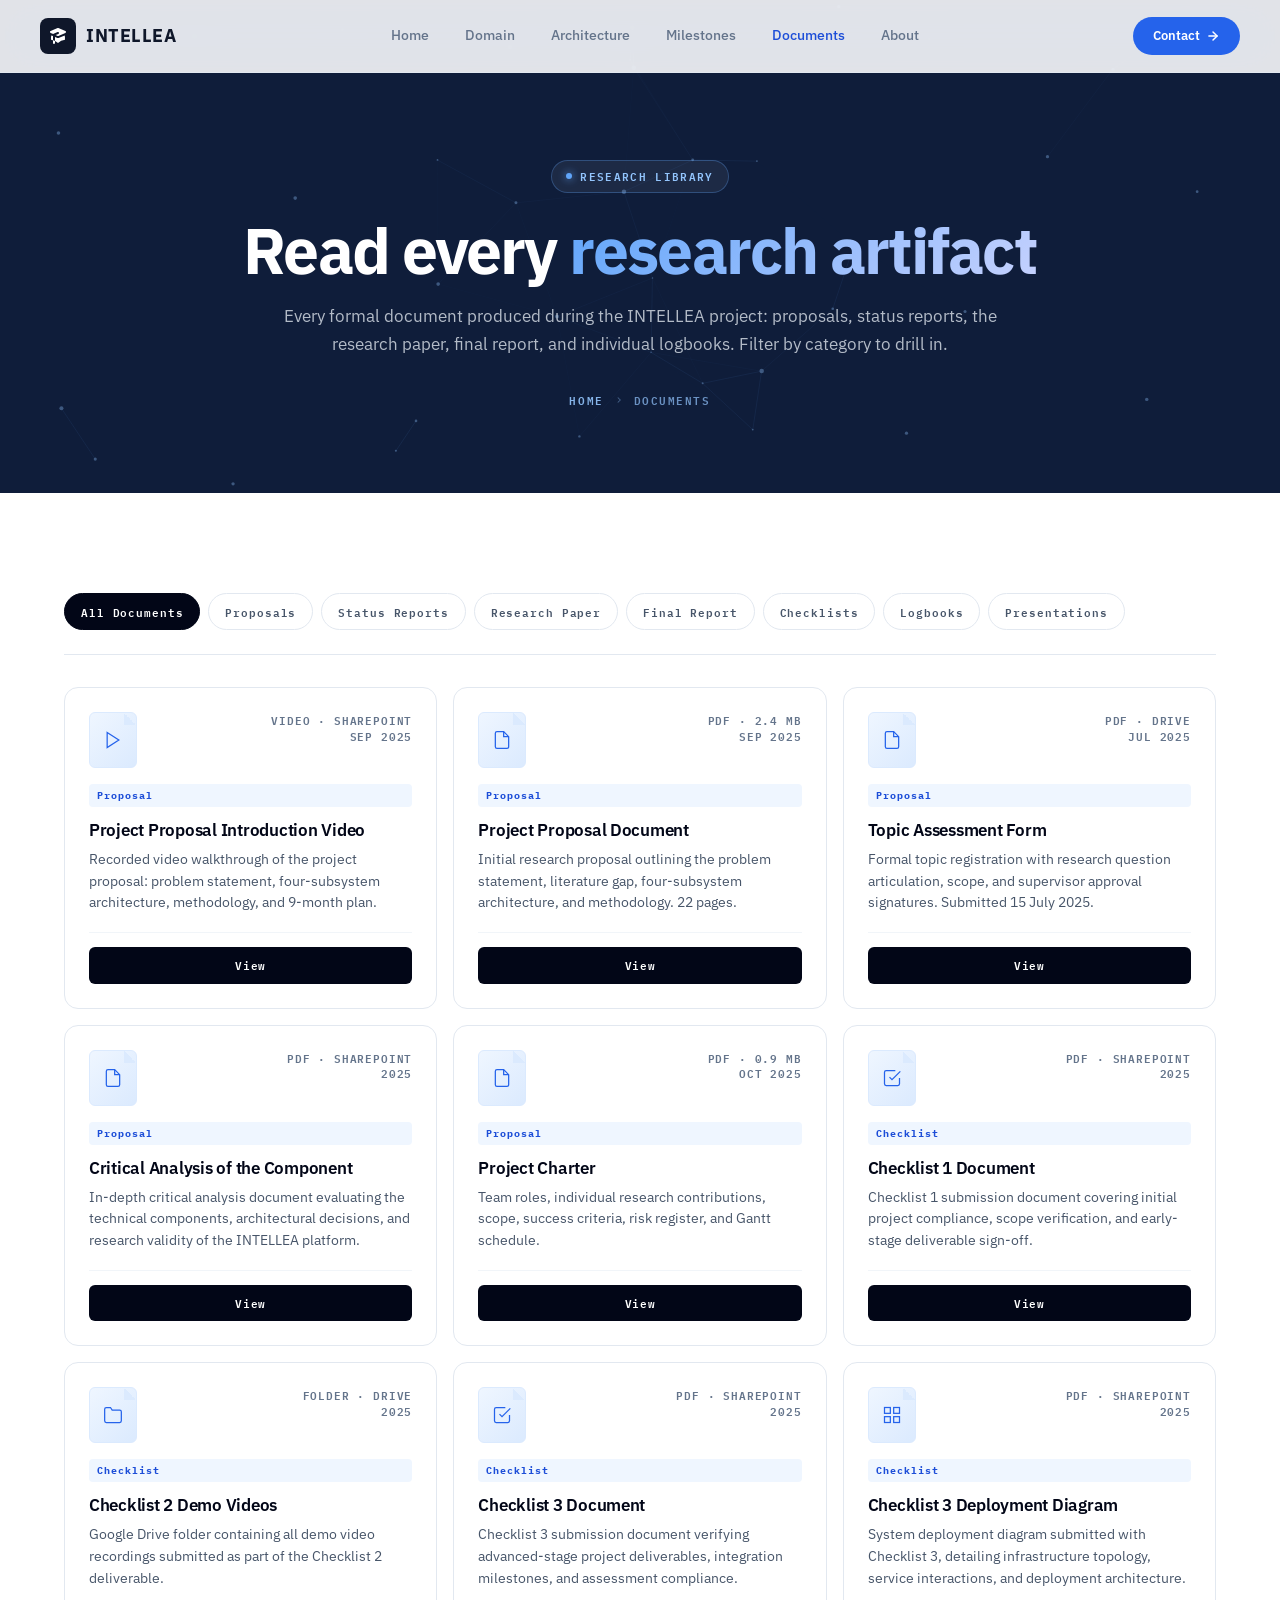
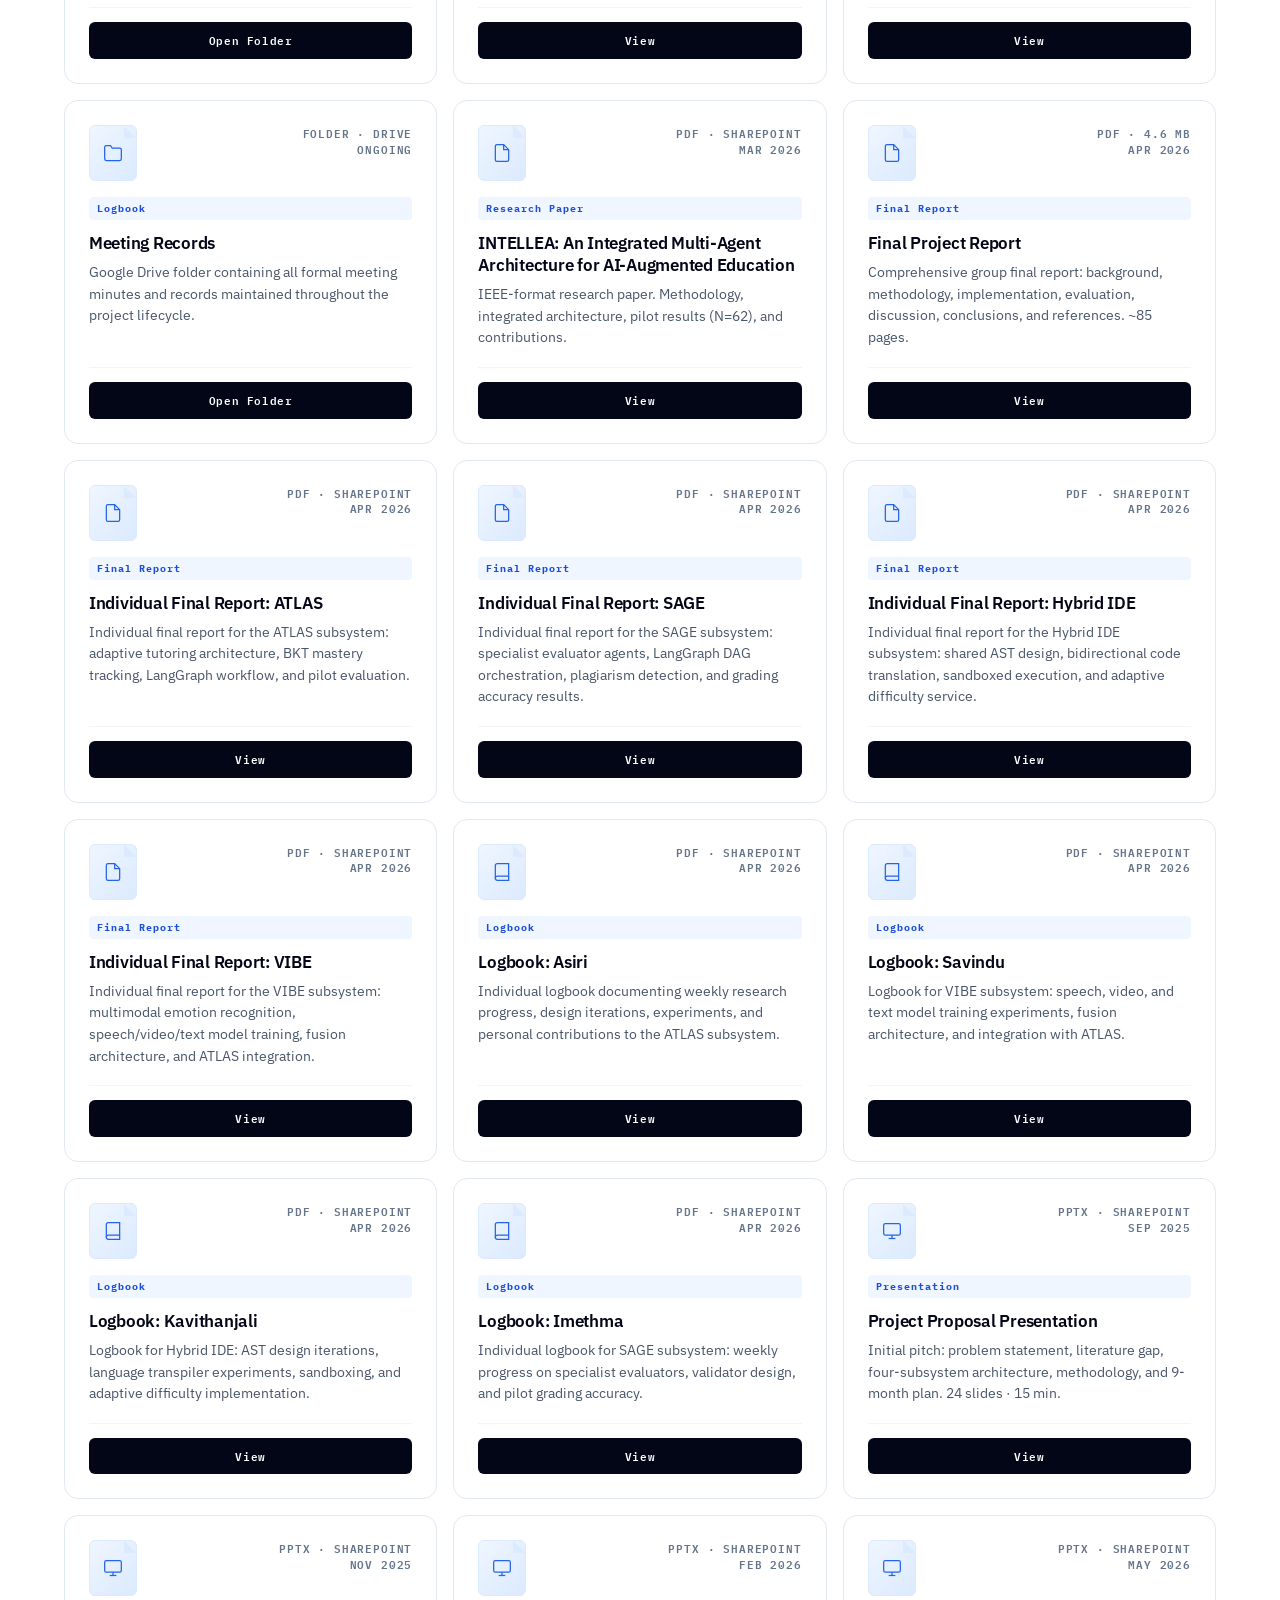
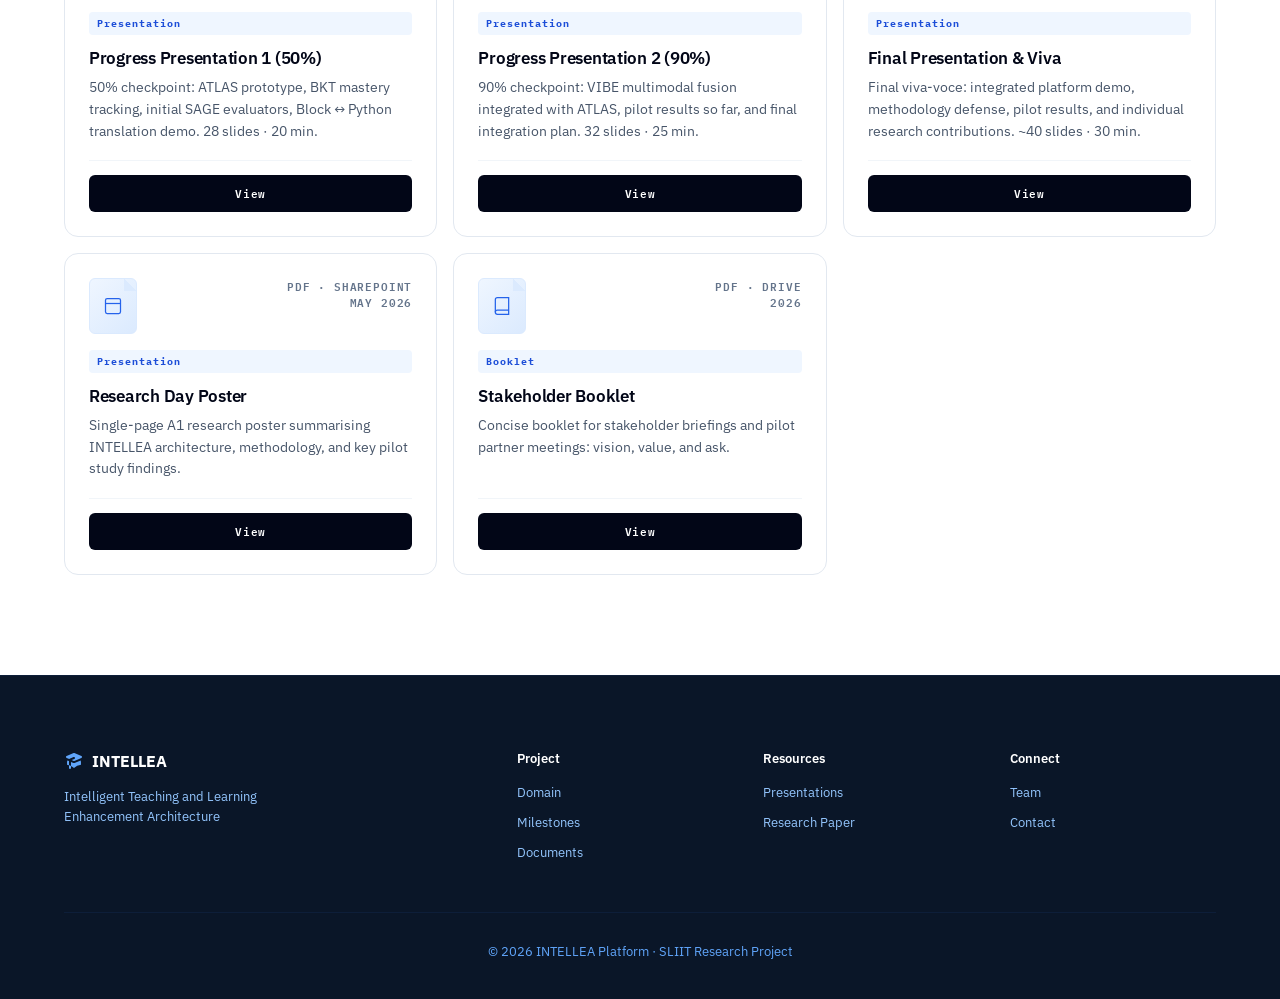
<file: documents.html>
<!doctype html>
<html lang="en">
<head>
<meta charset="UTF-8" />
<meta name="viewport" content="width=device-width,initial-scale=1.0" />
<title>Documents | INTELLEA</title>
<meta name="description" content="Research documents for the INTELLEA project: proposals, status reports, research paper, final report, and logbooks." />
<link rel="stylesheet" href="styles.css" />
<link rel="stylesheet" href="pages.css" />
<link rel="preconnect" href="https://fonts.googleapis.com" />
<link rel="preconnect" href="https://fonts.gstatic.com" crossorigin />
<link href="https://fonts.googleapis.com/css2?family=IBM+Plex+Sans:wght@300;400;500;600;700&family=IBM+Plex+Mono:wght@400;500;600;700&display=swap" rel="stylesheet" />
</head>
<body>

<nav class="navbar scrolled" id="navbar">
  <div class="nav-inner">
    <a href="index.html" class="nav-logo">
      <div class="logo-mark"><svg width="20" height="20" viewBox="0 0 20 20" fill="white"><path d="M10.394 2.08a1 1 0 00-.788 0l-7 3a1 1 0 000 1.84L5.25 8.051a.999.999 0 01.356-.257l4-1.714a1 1 0 11.788 1.838l-2.727 1.17 1.94.831a1 1 0 00.787 0l7-3a1 1 0 000-1.838l-7-3zM3.31 9.397L5 10.12v4.102a8.969 8.969 0 00-1.05-.174 1 1 0 01-.89-.89 11.115 11.115 0 01.25-3.762zM9.3 16.573A9.026 9.026 0 007 14.935v-3.957l1.818.78a3 3 0 002.364 0l5.508-2.361a11.026 11.026 0 01.25 3.762 1 1 0 01-.89.89 8.968 8.968 0 00-5.35 2.524 1 1 0 01-1.4 0zM6 18a1 1 0 001-1v-2.065a8.935 8.935 0 00-2-.712V17a1 1 0 001 1z"/></svg></div>
      <span class="logo-wordmark">INTELLEA</span>
    </a>
    <div class="nav-links">
      <a href="index.html" class="nav-link">Home</a>
      <a href="domain.html" class="nav-link">Domain</a>
      <a href="architecture.html" class="nav-link">Architecture</a>
      <a href="milestones.html" class="nav-link">Milestones</a>
      <a href="documents.html" class="nav-link" style="color:var(--blue-700);">Documents</a>
      <a href="about.html" class="nav-link">About</a>
    </div>
    <div class="nav-actions">
      <a href="contact.html" class="nav-cta">Contact <svg width="14" height="14" viewBox="0 0 24 24" fill="none" stroke="currentColor" stroke-width="2.5" stroke-linecap="round" stroke-linejoin="round"><path d="M5 12h14"/><path d="m12 5 7 7-7 7"/></svg></a>
      <button class="mobile-toggle" id="mobileToggle" aria-label="Toggle menu"><span></span><span></span><span></span></button>
    </div>
  </div>
  <div class="mobile-menu" id="mobileMenu"><div class="mobile-menu-inner">
    <a href="index.html">Home</a><a href="domain.html">Domain</a><a href="architecture.html">Architecture</a><a href="milestones.html">Milestones</a><a href="documents.html">Documents</a><a href="about.html">About</a><a href="contact.html" class="mobile-cta">Contact</a>
  </div></div>
</nav>

<section class="page-hero">
  <canvas></canvas>
  <div class="page-hero-overlay"></div>
  <div class="page-hero-content">
    <div class="page-hero-eyebrow"><span class="page-hero-eyebrow-dot"></span>Research Library</div>
    <h1 class="page-hero-title">Read every <span class="page-hero-title-gradient">research artifact</span></h1>
    <p class="page-hero-subtitle">Every formal document produced during the INTELLEA project: proposals, status reports, the research paper, final report, and individual logbooks. Filter by category to drill in.</p>
    <div class="page-hero-breadcrumb"><a href="index.html">HOME</a> <svg width="10" height="10" viewBox="0 0 24 24" fill="none" stroke="currentColor" stroke-width="2.5"><path d="M9 18l6-6-6-6"/></svg> DOCUMENTS</div>
  </div>
</section>

<section class="docs-section">
  <div class="container">
    <div class="docs-filter reveal">
      <button class="docs-filter-btn active" data-cat="all">All Documents</button>
      <button class="docs-filter-btn" data-cat="proposal">Proposals</button>
      <button class="docs-filter-btn" data-cat="status">Status Reports</button>
      <button class="docs-filter-btn" data-cat="paper">Research Paper</button>
      <button class="docs-filter-btn" data-cat="report">Final Report</button>
      <button class="docs-filter-btn" data-cat="checklist">Checklists</button>
      <button class="docs-filter-btn" data-cat="logbook">Logbooks</button>
      <button class="docs-filter-btn" data-cat="presentation">Presentations</button>
    </div>

    <div class="docs-grid">
      <div class="doc-card reveal" data-cat="proposal">
        <div class="doc-card-head">
          <div class="doc-card-icon"><svg width="20" height="20" viewBox="0 0 24 24" fill="none" stroke="currentColor" stroke-width="1.5"><polygon points="5 3 19 12 5 21 5 3"/></svg></div>
          <div class="doc-card-meta">Video · SharePoint<br>SEP 2025</div>
        </div>
        <span class="doc-card-tag">Proposal</span>
        <h4>Project Proposal Introduction Video</h4>
        <p>Recorded video walkthrough of the project proposal: problem statement, four-subsystem architecture, methodology, and 9-month plan.</p>
        <div class="doc-card-actions">
          <a class="doc-btn doc-btn--primary" href="https://mysliit.sharepoint.com/:v:/s/CDAPSubmissionCloud/IQAg4kGHHqq1Rqh7tjafzldUAW07KbWc_NZGB04Lw8eHZSY?e=9lBTk0" target="_blank" rel="noopener noreferrer">View</a>
        </div>
      </div>

      <div class="doc-card reveal" data-cat="proposal">
        <div class="doc-card-head">
          <div class="doc-card-icon"><svg width="20" height="20" viewBox="0 0 24 24" fill="none" stroke="currentColor" stroke-width="1.5"><path d="M14 2H6a2 2 0 0 0-2 2v16a2 2 0 0 0 2 2h12a2 2 0 0 0 2-2V8z"/><polyline points="14 2 14 8 20 8"/></svg></div>
          <div class="doc-card-meta">PDF · 2.4 MB<br>SEP 2025</div>
        </div>
        <span class="doc-card-tag">Proposal</span>
        <h4>Project Proposal Document</h4>
        <p>Initial research proposal outlining the problem statement, literature gap, four-subsystem architecture, and methodology. 22 pages.</p>
        <div class="doc-card-actions">
          <a class="doc-btn doc-btn--primary" href="#">View</a>
        </div>
      </div>

      <div class="doc-card reveal" data-cat="proposal">
        <div class="doc-card-head">
          <div class="doc-card-icon"><svg width="20" height="20" viewBox="0 0 24 24" fill="none" stroke="currentColor" stroke-width="1.5"><path d="M14 2H6a2 2 0 0 0-2 2v16a2 2 0 0 0 2 2h12a2 2 0 0 0 2-2V8z"/><polyline points="14 2 14 8 20 8"/></svg></div>
          <div class="doc-card-meta">PDF · Drive<br>JUL 2025</div>
        </div>
        <span class="doc-card-tag">Proposal</span>
        <h4>Topic Assessment Form</h4>
        <p>Formal topic registration with research question articulation, scope, and supervisor approval signatures. Submitted 15 July 2025.</p>
        <div class="doc-card-actions">
          <a class="doc-btn doc-btn--primary" href="https://drive.google.com/file/d/1tyhp5DwmkrSzG61kxzz-tgg-_WZyoZyY/view?usp=sharing" target="_blank" rel="noopener noreferrer">View</a>
        </div>
      </div>

      <div class="doc-card reveal" data-cat="proposal">
        <div class="doc-card-head">
          <div class="doc-card-icon"><svg width="20" height="20" viewBox="0 0 24 24" fill="none" stroke="currentColor" stroke-width="1.5"><path d="M14 2H6a2 2 0 0 0-2 2v16a2 2 0 0 0 2 2h12a2 2 0 0 0 2-2V8z"/><polyline points="14 2 14 8 20 8"/></svg></div>
          <div class="doc-card-meta">PDF · SharePoint<br>2025</div>
        </div>
        <span class="doc-card-tag">Proposal</span>
        <h4>Critical Analysis of the Component</h4>
        <p>In-depth critical analysis document evaluating the technical components, architectural decisions, and research validity of the INTELLEA platform.</p>
        <div class="doc-card-actions">
          <a class="doc-btn doc-btn--primary" href="https://mysliit.sharepoint.com/:b:/s/CDAPSubmissionCloud/IQD-SnfXUgL_QZnC7sO_hzkXAbStBpPYZJqE_M85-U73eyg?e=CmLf6C" target="_blank" rel="noopener noreferrer">View</a>
        </div>
      </div>

      <div class="doc-card reveal" data-cat="proposal">
        <div class="doc-card-head">
          <div class="doc-card-icon"><svg width="20" height="20" viewBox="0 0 24 24" fill="none" stroke="currentColor" stroke-width="1.5"><path d="M14 2H6a2 2 0 0 0-2 2v16a2 2 0 0 0 2 2h12a2 2 0 0 0 2-2V8z"/><polyline points="14 2 14 8 20 8"/></svg></div>
          <div class="doc-card-meta">PDF · 0.9 MB<br>OCT 2025</div>
        </div>
        <span class="doc-card-tag">Proposal</span>
        <h4>Project Charter</h4>
        <p>Team roles, individual research contributions, scope, success criteria, risk register, and Gantt schedule.</p>
        <div class="doc-card-actions">
          <a class="doc-btn doc-btn--primary" href="#">View</a>
        </div>
      </div>

      <div class="doc-card reveal" data-cat="checklist">
        <div class="doc-card-head">
          <div class="doc-card-icon"><svg width="20" height="20" viewBox="0 0 24 24" fill="none" stroke="currentColor" stroke-width="1.5"><path d="M9 11l3 3L22 4"/><path d="M21 12v7a2 2 0 0 1-2 2H5a2 2 0 0 1-2-2V5a2 2 0 0 1 2-2h11"/></svg></div>
          <div class="doc-card-meta">PDF · SharePoint<br>2025</div>
        </div>
        <span class="doc-card-tag">Checklist</span>
        <h4>Checklist 1 Document</h4>
        <p>Checklist 1 submission document covering initial project compliance, scope verification, and early-stage deliverable sign-off.</p>
        <div class="doc-card-actions">
          <a class="doc-btn doc-btn--primary" href="https://mysliit.sharepoint.com/:b:/s/CDAPSubmissionCloud/IQAuh3KWq2-uT5J-SD1mD7FpAR7LWdGcR1eqDoh6aDSxbO0?e=w3czcH" target="_blank" rel="noopener noreferrer">View</a>
        </div>
      </div>

      <div class="doc-card reveal" data-cat="checklist">
        <div class="doc-card-head">
          <div class="doc-card-icon"><svg width="20" height="20" viewBox="0 0 24 24" fill="none" stroke="currentColor" stroke-width="1.5"><path d="M22 19a2 2 0 0 1-2 2H4a2 2 0 0 1-2-2V5a2 2 0 0 1 2-2h5l2 3h9a2 2 0 0 1 2 2z"/></svg></div>
          <div class="doc-card-meta">Folder · Drive<br>2025</div>
        </div>
        <span class="doc-card-tag">Checklist</span>
        <h4>Checklist 2 Demo Videos</h4>
        <p>Google Drive folder containing all demo video recordings submitted as part of the Checklist 2 deliverable.</p>
        <div class="doc-card-actions">
          <a class="doc-btn doc-btn--primary" href="https://drive.google.com/drive/folders/10vO6vQy2b5kSfMO3LNiMi8lULXhDHkrJ?usp=sharing" target="_blank" rel="noopener noreferrer">Open Folder</a>
        </div>
      </div>

      <div class="doc-card reveal" data-cat="checklist">
        <div class="doc-card-head">
          <div class="doc-card-icon"><svg width="20" height="20" viewBox="0 0 24 24" fill="none" stroke="currentColor" stroke-width="1.5"><path d="M9 11l3 3L22 4"/><path d="M21 12v7a2 2 0 0 1-2 2H5a2 2 0 0 1-2-2V5a2 2 0 0 1 2-2h11"/></svg></div>
          <div class="doc-card-meta">PDF · SharePoint<br>2025</div>
        </div>
        <span class="doc-card-tag">Checklist</span>
        <h4>Checklist 3 Document</h4>
        <p>Checklist 3 submission document verifying advanced-stage project deliverables, integration milestones, and assessment compliance.</p>
        <div class="doc-card-actions">
          <a class="doc-btn doc-btn--primary" href="https://mysliit.sharepoint.com/:b:/s/CDAPSubmissionCloud/IQAcJX4B7deoTrKoetV6NT3DAWmEKLDqfHCnNKWOyEAhFDM?e=7nFMg4" target="_blank" rel="noopener noreferrer">View</a>
        </div>
      </div>

      <div class="doc-card reveal" data-cat="checklist">
        <div class="doc-card-head">
          <div class="doc-card-icon"><svg width="20" height="20" viewBox="0 0 24 24" fill="none" stroke="currentColor" stroke-width="1.5"><rect x="3" y="3" width="7" height="7"/><rect x="14" y="3" width="7" height="7"/><rect x="14" y="14" width="7" height="7"/><rect x="3" y="14" width="7" height="7"/></svg></div>
          <div class="doc-card-meta">PDF · SharePoint<br>2025</div>
        </div>
        <span class="doc-card-tag">Checklist</span>
        <h4>Checklist 3 Deployment Diagram</h4>
        <p>System deployment diagram submitted with Checklist 3, detailing infrastructure topology, service interactions, and deployment architecture.</p>
        <div class="doc-card-actions">
          <a class="doc-btn doc-btn--primary" href="https://mysliit.sharepoint.com/:b:/s/CDAPSubmissionCloud/IQAf9YzPu0UfR6cnSUaJ9tDeAWki9mjmSTwTxqkrzupqWy0?e=ieLfsK" target="_blank" rel="noopener noreferrer">View</a>
        </div>
      </div>

      <div class="doc-card reveal" data-cat="logbook">
        <div class="doc-card-head">
          <div class="doc-card-icon"><svg width="20" height="20" viewBox="0 0 24 24" fill="none" stroke="currentColor" stroke-width="1.5"><path d="M22 19a2 2 0 0 1-2 2H4a2 2 0 0 1-2-2V5a2 2 0 0 1 2-2h5l2 3h9a2 2 0 0 1 2 2z"/></svg></div>
          <div class="doc-card-meta">Folder · Drive<br>Ongoing</div>
        </div>
        <span class="doc-card-tag">Logbook</span>
        <h4>Meeting Records</h4>
        <p>Google Drive folder containing all formal meeting minutes and records maintained throughout the project lifecycle.</p>
        <div class="doc-card-actions">
          <a class="doc-btn doc-btn--primary" href="https://drive.google.com/drive/folders/1Ar0C8cRvndXlJgfVYZM6SQV8ZPHOZt3u?usp=sharing" target="_blank" rel="noopener noreferrer">Open Folder</a>
        </div>
      </div>

      <div class="doc-card reveal" data-cat="paper">
        <div class="doc-card-head">
          <div class="doc-card-icon"><svg width="20" height="20" viewBox="0 0 24 24" fill="none" stroke="currentColor" stroke-width="1.5"><path d="M14 2H6a2 2 0 0 0-2 2v16a2 2 0 0 0 2 2h12a2 2 0 0 0 2-2V8z"/><polyline points="14 2 14 8 20 8"/></svg></div>
          <div class="doc-card-meta">PDF · SharePoint<br>MAR 2026</div>
        </div>
        <span class="doc-card-tag">Research Paper</span>
        <h4>INTELLEA: An Integrated Multi-Agent Architecture for AI-Augmented Education</h4>
        <p>IEEE-format research paper. Methodology, integrated architecture, pilot results (N=62), and contributions.</p>
        <div class="doc-card-actions">
          <a class="doc-btn doc-btn--primary" href="https://mysliit.sharepoint.com/:b:/s/CDAPSubmissionCloud/IQBtjmjToGw5RrITKQUvExVCAYu15P5mT6xWogc47ouh3l8?e=zXOLFZ" target="_blank" rel="noopener noreferrer">View</a>
        </div>
      </div>

      <div class="doc-card reveal" data-cat="report">
        <div class="doc-card-head">
          <div class="doc-card-icon"><svg width="20" height="20" viewBox="0 0 24 24" fill="none" stroke="currentColor" stroke-width="1.5"><path d="M14 2H6a2 2 0 0 0-2 2v16a2 2 0 0 0 2 2h12a2 2 0 0 0 2-2V8z"/><polyline points="14 2 14 8 20 8"/></svg></div>
          <div class="doc-card-meta">PDF · 4.6 MB<br>APR 2026</div>
        </div>
        <span class="doc-card-tag">Final Report</span>
        <h4>Final Project Report</h4>
        <p>Comprehensive group final report: background, methodology, implementation, evaluation, discussion, conclusions, and references. ~85 pages.</p>
        <div class="doc-card-actions">
          <a class="doc-btn doc-btn--primary" href="#">View</a>
        </div>
      </div>

      <div class="doc-card reveal" data-cat="report">
        <div class="doc-card-head">
          <div class="doc-card-icon"><svg width="20" height="20" viewBox="0 0 24 24" fill="none" stroke="currentColor" stroke-width="1.5"><path d="M14 2H6a2 2 0 0 0-2 2v16a2 2 0 0 0 2 2h12a2 2 0 0 0 2-2V8z"/><polyline points="14 2 14 8 20 8"/></svg></div>
          <div class="doc-card-meta">PDF · SharePoint<br>APR 2026</div>
        </div>
        <span class="doc-card-tag">Final Report</span>
        <h4>Individual Final Report: ATLAS</h4>
        <p>Individual final report for the ATLAS subsystem: adaptive tutoring architecture, BKT mastery tracking, LangGraph workflow, and pilot evaluation.</p>
        <div class="doc-card-actions">
          <a class="doc-btn doc-btn--primary" href="https://mysliit.sharepoint.com/:f:/s/CDAPSubmissionCloud/IgAXSc0NdMKrR414UWrO2W_vAYV_n0Y8BKcoROXMb9fHZ9U?e=TV65k5" target="_blank" rel="noopener noreferrer">View</a>
        </div>
      </div>

      <div class="doc-card reveal" data-cat="report">
        <div class="doc-card-head">
          <div class="doc-card-icon"><svg width="20" height="20" viewBox="0 0 24 24" fill="none" stroke="currentColor" stroke-width="1.5"><path d="M14 2H6a2 2 0 0 0-2 2v16a2 2 0 0 0 2 2h12a2 2 0 0 0 2-2V8z"/><polyline points="14 2 14 8 20 8"/></svg></div>
          <div class="doc-card-meta">PDF · SharePoint<br>APR 2026</div>
        </div>
        <span class="doc-card-tag">Final Report</span>
        <h4>Individual Final Report: SAGE</h4>
        <p>Individual final report for the SAGE subsystem: specialist evaluator agents, LangGraph DAG orchestration, plagiarism detection, and grading accuracy results.</p>
        <div class="doc-card-actions">
          <a class="doc-btn doc-btn--primary" href="https://mysliit.sharepoint.com/:f:/s/CDAPSubmissionCloud/IgA-ZE1GJshBSIV2EtOdnL3ZAWY6tMqk2FGZCJqO1GDv4mI?e=we4zt1" target="_blank" rel="noopener noreferrer">View</a>
        </div>
      </div>

      <div class="doc-card reveal" data-cat="report">
        <div class="doc-card-head">
          <div class="doc-card-icon"><svg width="20" height="20" viewBox="0 0 24 24" fill="none" stroke="currentColor" stroke-width="1.5"><path d="M14 2H6a2 2 0 0 0-2 2v16a2 2 0 0 0 2 2h12a2 2 0 0 0 2-2V8z"/><polyline points="14 2 14 8 20 8"/></svg></div>
          <div class="doc-card-meta">PDF · SharePoint<br>APR 2026</div>
        </div>
        <span class="doc-card-tag">Final Report</span>
        <h4>Individual Final Report: Hybrid IDE</h4>
        <p>Individual final report for the Hybrid IDE subsystem: shared AST design, bidirectional code translation, sandboxed execution, and adaptive difficulty service.</p>
        <div class="doc-card-actions">
          <a class="doc-btn doc-btn--primary" href="https://mysliit.sharepoint.com/:f:/s/CDAPSubmissionCloud/IgBNK9cmyzZXSoCqH0Kjiy2eAWUleY4ur7E4lRBU72WXF4I?e=WUHelF" target="_blank" rel="noopener noreferrer">View</a>
        </div>
      </div>

      <div class="doc-card reveal" data-cat="report">
        <div class="doc-card-head">
          <div class="doc-card-icon"><svg width="20" height="20" viewBox="0 0 24 24" fill="none" stroke="currentColor" stroke-width="1.5"><path d="M14 2H6a2 2 0 0 0-2 2v16a2 2 0 0 0 2 2h12a2 2 0 0 0 2-2V8z"/><polyline points="14 2 14 8 20 8"/></svg></div>
          <div class="doc-card-meta">PDF · SharePoint<br>APR 2026</div>
        </div>
        <span class="doc-card-tag">Final Report</span>
        <h4>Individual Final Report: VIBE</h4>
        <p>Individual final report for the VIBE subsystem: multimodal emotion recognition, speech/video/text model training, fusion architecture, and ATLAS integration.</p>
        <div class="doc-card-actions">
          <a class="doc-btn doc-btn--primary" href="https://mysliit.sharepoint.com/:f:/s/CDAPSubmissionCloud/IgBbunX3fxFwTYswIKFbv5avAV38wq44D_01VtbtaJfT60s?e=wAsc4s" target="_blank" rel="noopener noreferrer">View</a>
        </div>
      </div>

      <div class="doc-card reveal" data-cat="logbook">
        <div class="doc-card-head">
          <div class="doc-card-icon"><svg width="20" height="20" viewBox="0 0 24 24" fill="none" stroke="currentColor" stroke-width="1.5"><path d="M4 19.5A2.5 2.5 0 0 1 6.5 17H20"/><path d="M6.5 2H20v20H6.5A2.5 2.5 0 0 1 4 19.5v-15A2.5 2.5 0 0 1 6.5 2z"/></svg></div>
          <div class="doc-card-meta">PDF · SharePoint<br>APR 2026</div>
        </div>
        <span class="doc-card-tag">Logbook</span>
        <h4>Logbook: Asiri</h4>
        <p>Individual logbook documenting weekly research progress, design iterations, experiments, and personal contributions to the ATLAS subsystem.</p>
        <div class="doc-card-actions">
          <a class="doc-btn doc-btn--primary" href="https://mysliit.sharepoint.com/:f:/s/CDAPSubmissionCloud/IgDzzHeBt9snSYouwsoc5cvvAUfLKiSsWZkGM1qJUk3LkvI?e=Ls2UOv" target="_blank" rel="noopener noreferrer">View</a>
        </div>
      </div>

      <div class="doc-card reveal" data-cat="logbook">
        <div class="doc-card-head">
          <div class="doc-card-icon"><svg width="20" height="20" viewBox="0 0 24 24" fill="none" stroke="currentColor" stroke-width="1.5"><path d="M4 19.5A2.5 2.5 0 0 1 6.5 17H20"/><path d="M6.5 2H20v20H6.5A2.5 2.5 0 0 1 4 19.5v-15A2.5 2.5 0 0 1 6.5 2z"/></svg></div>
          <div class="doc-card-meta">PDF · SharePoint<br>APR 2026</div>
        </div>
        <span class="doc-card-tag">Logbook</span>
        <h4>Logbook: Savindu</h4>
        <p>Logbook for VIBE subsystem: speech, video, and text model training experiments, fusion architecture, and integration with ATLAS.</p>
        <div class="doc-card-actions">
          <a class="doc-btn doc-btn--primary" href="https://mysliit.sharepoint.com/:f:/s/CDAPSubmissionCloud/IgBhyCTKJju5TIAuZMDhDvmEAaZkZf912jDLRpM8BME_euA?e=ge64hE" target="_blank" rel="noopener noreferrer">View</a>
        </div>
      </div>

      <div class="doc-card reveal" data-cat="logbook">
        <div class="doc-card-head">
          <div class="doc-card-icon"><svg width="20" height="20" viewBox="0 0 24 24" fill="none" stroke="currentColor" stroke-width="1.5"><path d="M4 19.5A2.5 2.5 0 0 1 6.5 17H20"/><path d="M6.5 2H20v20H6.5A2.5 2.5 0 0 1 4 19.5v-15A2.5 2.5 0 0 1 6.5 2z"/></svg></div>
          <div class="doc-card-meta">PDF · SharePoint<br>APR 2026</div>
        </div>
        <span class="doc-card-tag">Logbook</span>
        <h4>Logbook: Kavithanjali</h4>
        <p>Logbook for Hybrid IDE: AST design iterations, language transpiler experiments, sandboxing, and adaptive difficulty implementation.</p>
        <div class="doc-card-actions">
          <a class="doc-btn doc-btn--primary" href="https://mysliit.sharepoint.com/:f:/s/CDAPSubmissionCloud/IgCiE3BmW2xwSqklaJU7vGDUAX4xWgBVdjFrNE49mw3HADI?e=YEiVoH" target="_blank" rel="noopener noreferrer">View</a>
        </div>
      </div>

      <div class="doc-card reveal" data-cat="logbook">
        <div class="doc-card-head">
          <div class="doc-card-icon"><svg width="20" height="20" viewBox="0 0 24 24" fill="none" stroke="currentColor" stroke-width="1.5"><path d="M4 19.5A2.5 2.5 0 0 1 6.5 17H20"/><path d="M6.5 2H20v20H6.5A2.5 2.5 0 0 1 4 19.5v-15A2.5 2.5 0 0 1 6.5 2z"/></svg></div>
          <div class="doc-card-meta">PDF · SharePoint<br>APR 2026</div>
        </div>
        <span class="doc-card-tag">Logbook</span>
        <h4>Logbook: Imethma</h4>
        <p>Individual logbook for SAGE subsystem: weekly progress on specialist evaluators, validator design, and pilot grading accuracy.</p>
        <div class="doc-card-actions">
          <a class="doc-btn doc-btn--primary" href="https://mysliit.sharepoint.com/:f:/s/CDAPSubmissionCloud/IgDU5scR4I9gQI3GjESpbwgvAS5bHa8nxyoD_nxaHZ64tU8?e=eJsiwJ" target="_blank" rel="noopener noreferrer">View</a>
        </div>
      </div>

      <div class="doc-card reveal" data-cat="presentation">
        <div class="doc-card-head">
          <div class="doc-card-icon"><svg width="20" height="20" viewBox="0 0 24 24" fill="none" stroke="currentColor" stroke-width="1.5"><rect x="2" y="3" width="20" height="14" rx="2"/><path d="M8 21h8"/><path d="M12 17v4"/></svg></div>
          <div class="doc-card-meta">PPTX · SharePoint<br>SEP 2025</div>
        </div>
        <span class="doc-card-tag">Presentation</span>
        <h4>Project Proposal Presentation</h4>
        <p>Initial pitch: problem statement, literature gap, four-subsystem architecture, methodology, and 9-month plan. 24 slides · 15 min.</p>
        <div class="doc-card-actions">
          <a class="doc-btn doc-btn--primary" href="https://mysliit.sharepoint.com/:p:/s/CDAPSubmissionCloud/IQDO6xeaANkgRpiWeZUi0tJ-Aa5p-iEeQ8cAyCoS7Rhm_5E?e=P7AVa3" target="_blank" rel="noopener noreferrer">View</a>
        </div>
      </div>

      <div class="doc-card reveal" data-cat="presentation">
        <div class="doc-card-head">
          <div class="doc-card-icon"><svg width="20" height="20" viewBox="0 0 24 24" fill="none" stroke="currentColor" stroke-width="1.5"><rect x="2" y="3" width="20" height="14" rx="2"/><path d="M8 21h8"/><path d="M12 17v4"/></svg></div>
          <div class="doc-card-meta">PPTX · SharePoint<br>NOV 2025</div>
        </div>
        <span class="doc-card-tag">Presentation</span>
        <h4>Progress Presentation 1 (50%)</h4>
        <p>50% checkpoint: ATLAS prototype, BKT mastery tracking, initial SAGE evaluators, Block ↔ Python translation demo. 28 slides · 20 min.</p>
        <div class="doc-card-actions">
          <a class="doc-btn doc-btn--primary" href="https://mysliit.sharepoint.com/:f:/s/CDAPSubmissionCloud/IgBX9LhvxVu2QrUX8gUD-o-WAS6vLra-D-ETJ0JDFWxyXK8?e=6mo11c" target="_blank" rel="noopener noreferrer">View</a>
        </div>
      </div>

      <div class="doc-card reveal" data-cat="presentation">
        <div class="doc-card-head">
          <div class="doc-card-icon"><svg width="20" height="20" viewBox="0 0 24 24" fill="none" stroke="currentColor" stroke-width="1.5"><rect x="2" y="3" width="20" height="14" rx="2"/><path d="M8 21h8"/><path d="M12 17v4"/></svg></div>
          <div class="doc-card-meta">PPTX · SharePoint<br>FEB 2026</div>
        </div>
        <span class="doc-card-tag">Presentation</span>
        <h4>Progress Presentation 2 (90%)</h4>
        <p>90% checkpoint: VIBE multimodal fusion integrated with ATLAS, pilot results so far, and final integration plan. 32 slides · 25 min.</p>
        <div class="doc-card-actions">
          <a class="doc-btn doc-btn--primary" href="https://mysliit.sharepoint.com/:f:/s/CDAPSubmissionCloud/IgCGcLA4BYfEQazT5ChYWpF5AcSEzUxVv8RlY7FpyyamDa0?e=ZkuN4D" target="_blank" rel="noopener noreferrer">View</a>
        </div>
      </div>

      <div class="doc-card reveal" data-cat="presentation">
        <div class="doc-card-head">
          <div class="doc-card-icon"><svg width="20" height="20" viewBox="0 0 24 24" fill="none" stroke="currentColor" stroke-width="1.5"><rect x="2" y="3" width="20" height="14" rx="2"/><path d="M8 21h8"/><path d="M12 17v4"/></svg></div>
          <div class="doc-card-meta">PPTX · SharePoint<br>MAY 2026</div>
        </div>
        <span class="doc-card-tag">Presentation</span>
        <h4>Final Presentation &amp; Viva</h4>
        <p>Final viva-voce: integrated platform demo, methodology defense, pilot results, and individual research contributions. ~40 slides · 30 min.</p>
        <div class="doc-card-actions">
          <a class="doc-btn doc-btn--primary" href="#" target="_blank" rel="noopener noreferrer">View</a>
        </div>
      </div>

      <div class="doc-card reveal" data-cat="presentation">
        <div class="doc-card-head">
          <div class="doc-card-icon"><svg width="20" height="20" viewBox="0 0 24 24" fill="none" stroke="currentColor" stroke-width="1.5"><rect x="3" y="3" width="18" height="18" rx="2"/><path d="M3 9h18"/></svg></div>
          <div class="doc-card-meta">PDF · SharePoint<br>MAY 2026</div>
        </div>
        <span class="doc-card-tag">Presentation</span>
        <h4>Research Day Poster</h4>
        <p>Single-page A1 research poster summarising INTELLEA architecture, methodology, and key pilot study findings.</p>
        <div class="doc-card-actions">
          <a class="doc-btn doc-btn--primary" href="#" target="_blank" rel="noopener noreferrer">View</a>
        </div>
      </div>

      <div class="doc-card reveal" data-cat="presentation">
        <div class="doc-card-head">
          <div class="doc-card-icon"><svg width="20" height="20" viewBox="0 0 24 24" fill="none" stroke="currentColor" stroke-width="1.5"><path d="M4 19.5A2.5 2.5 0 0 1 6.5 17H20"/><path d="M6.5 2H20v20H6.5A2.5 2.5 0 0 1 4 19.5v-15A2.5 2.5 0 0 1 6.5 2z"/></svg></div>
          <div class="doc-card-meta">PDF · Drive<br>2026</div>
        </div>
        <span class="doc-card-tag">Booklet</span>
        <h4>Stakeholder Booklet</h4>
        <p>Concise booklet for stakeholder briefings and pilot partner meetings: vision, value, and ask.</p>
        <div class="doc-card-actions">
          <a class="doc-btn doc-btn--primary" href="https://drive.google.com/file/d/1VCrWYeJIbYqqL6LC3qEHzQY09YN317Tt/view?usp=sharing" target="_blank" rel="noopener noreferrer">View</a>
        </div>
      </div>
    </div>
  </div>
</section>

<footer class="footer">
  <div class="container">
    <div class="footer-grid">
      <div class="footer-brand"><div class="footer-logo"><svg width="20" height="20" viewBox="0 0 20 20" fill="#60a5fa"><path d="M10.394 2.08a1 1 0 00-.788 0l-7 3a1 1 0 000 1.84L5.25 8.051a.999.999 0 01.356-.257l4-1.714a1 1 0 11.788 1.838l-2.727 1.17 1.94.831a1 1 0 00.787 0l7-3a1 1 0 000-1.838l-7-3zM3.31 9.397L5 10.12v4.102a8.969 8.969 0 00-1.05-.174 1 1 0 01-.89-.89 11.115 11.115 0 01.25-3.762zM9.3 16.573A9.026 9.026 0 007 14.935v-3.957l1.818.78a3 3 0 002.364 0l5.508-2.361a11.026 11.026 0 01.25 3.762 1 1 0 01-.89.89 8.968 8.968 0 00-5.35 2.524 1 1 0 01-1.4 0zM6 18a1 1 0 001-1v-2.065a8.935 8.935 0 00-2-.712V17a1 1 0 001 1z"/></svg><span>INTELLEA</span></div><p>Intelligent Teaching and Learning<br>Enhancement Architecture</p></div>
      <div class="footer-col"><h5>Project</h5><a href="domain.html">Domain</a><a href="milestones.html">Milestones</a><a href="documents.html">Documents</a></div>
      <div class="footer-col"><h5>Resources</h5><a href="presentations.html">Presentations</a><a href="documents.html">Research Paper</a></div>
      <div class="footer-col"><h5>Connect</h5><a href="about.html">Team</a><a href="contact.html">Contact</a></div>
    </div>
    <div class="footer-bottom"><p>&copy; 2026 INTELLEA Platform · SLIIT Research Project</p></div>
  </div>
</footer>

<script src="pages.js" defer></script>
</body>
</html>
</file>
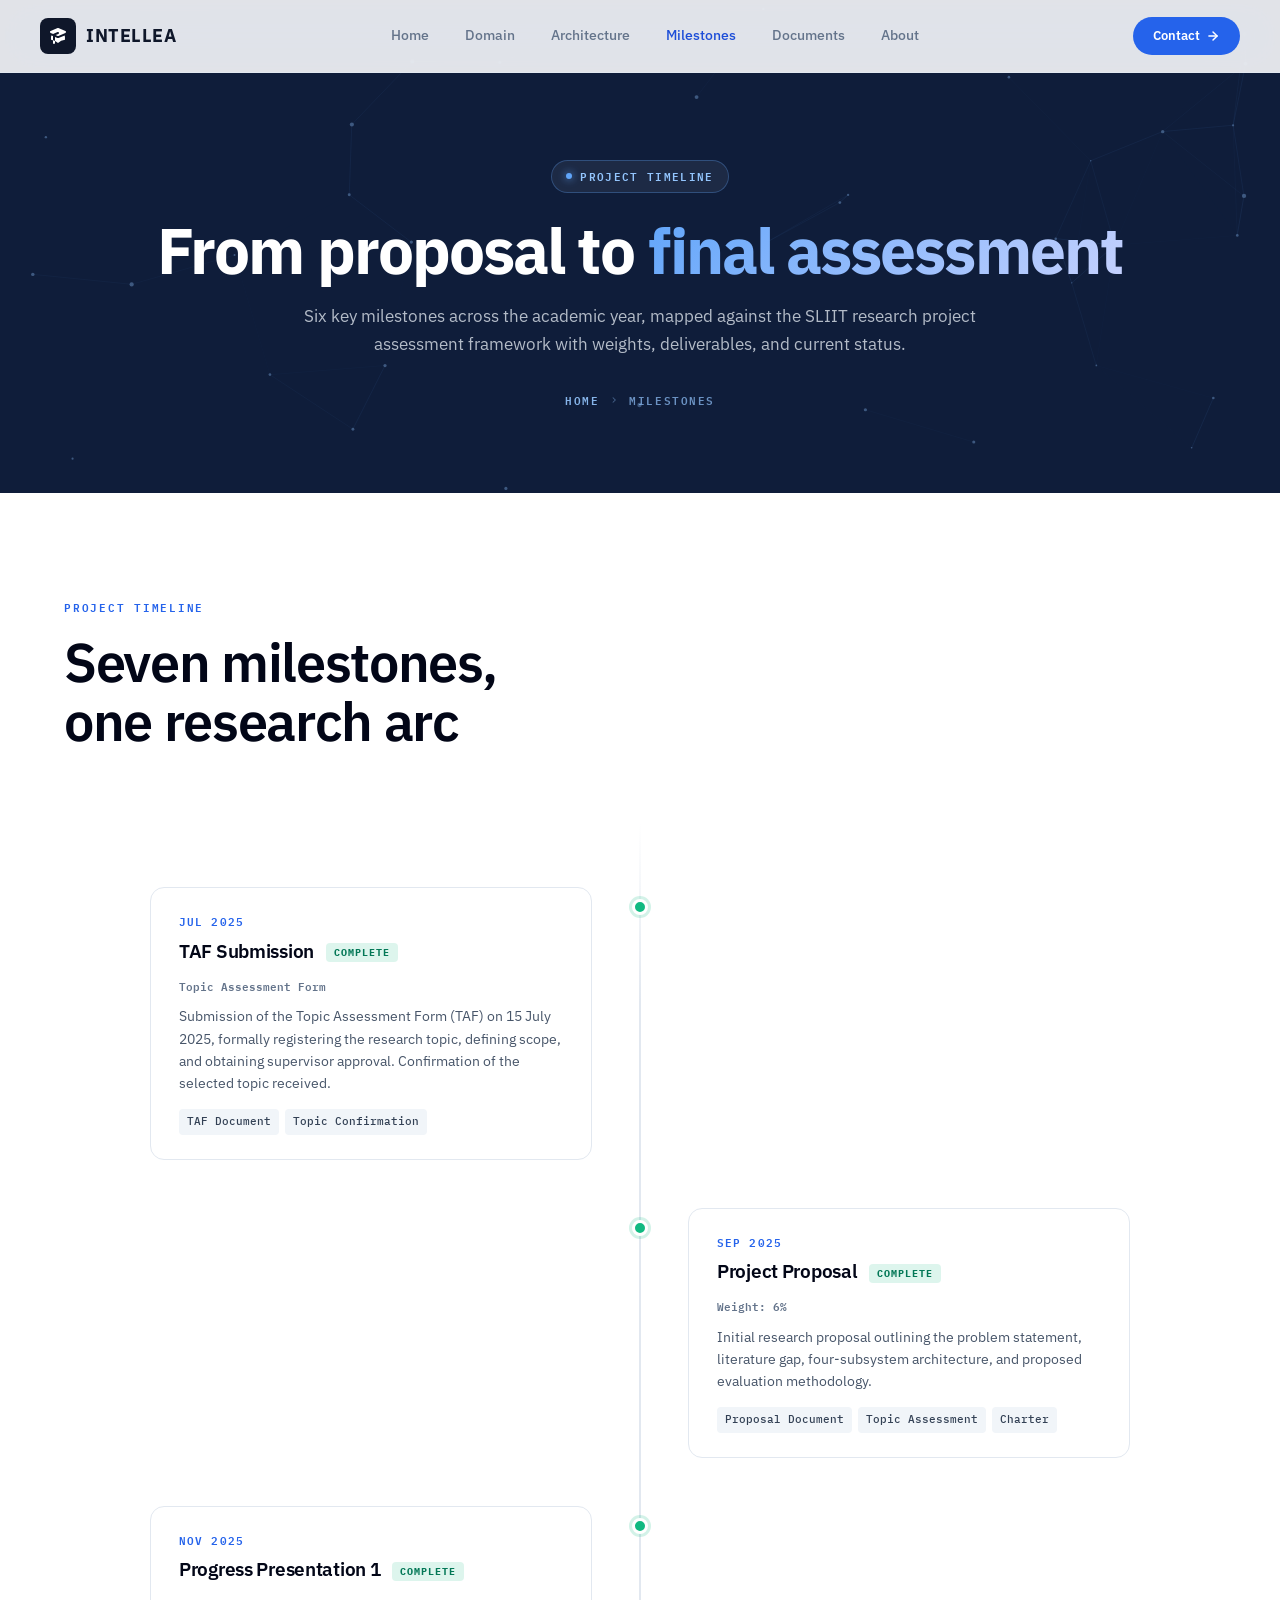
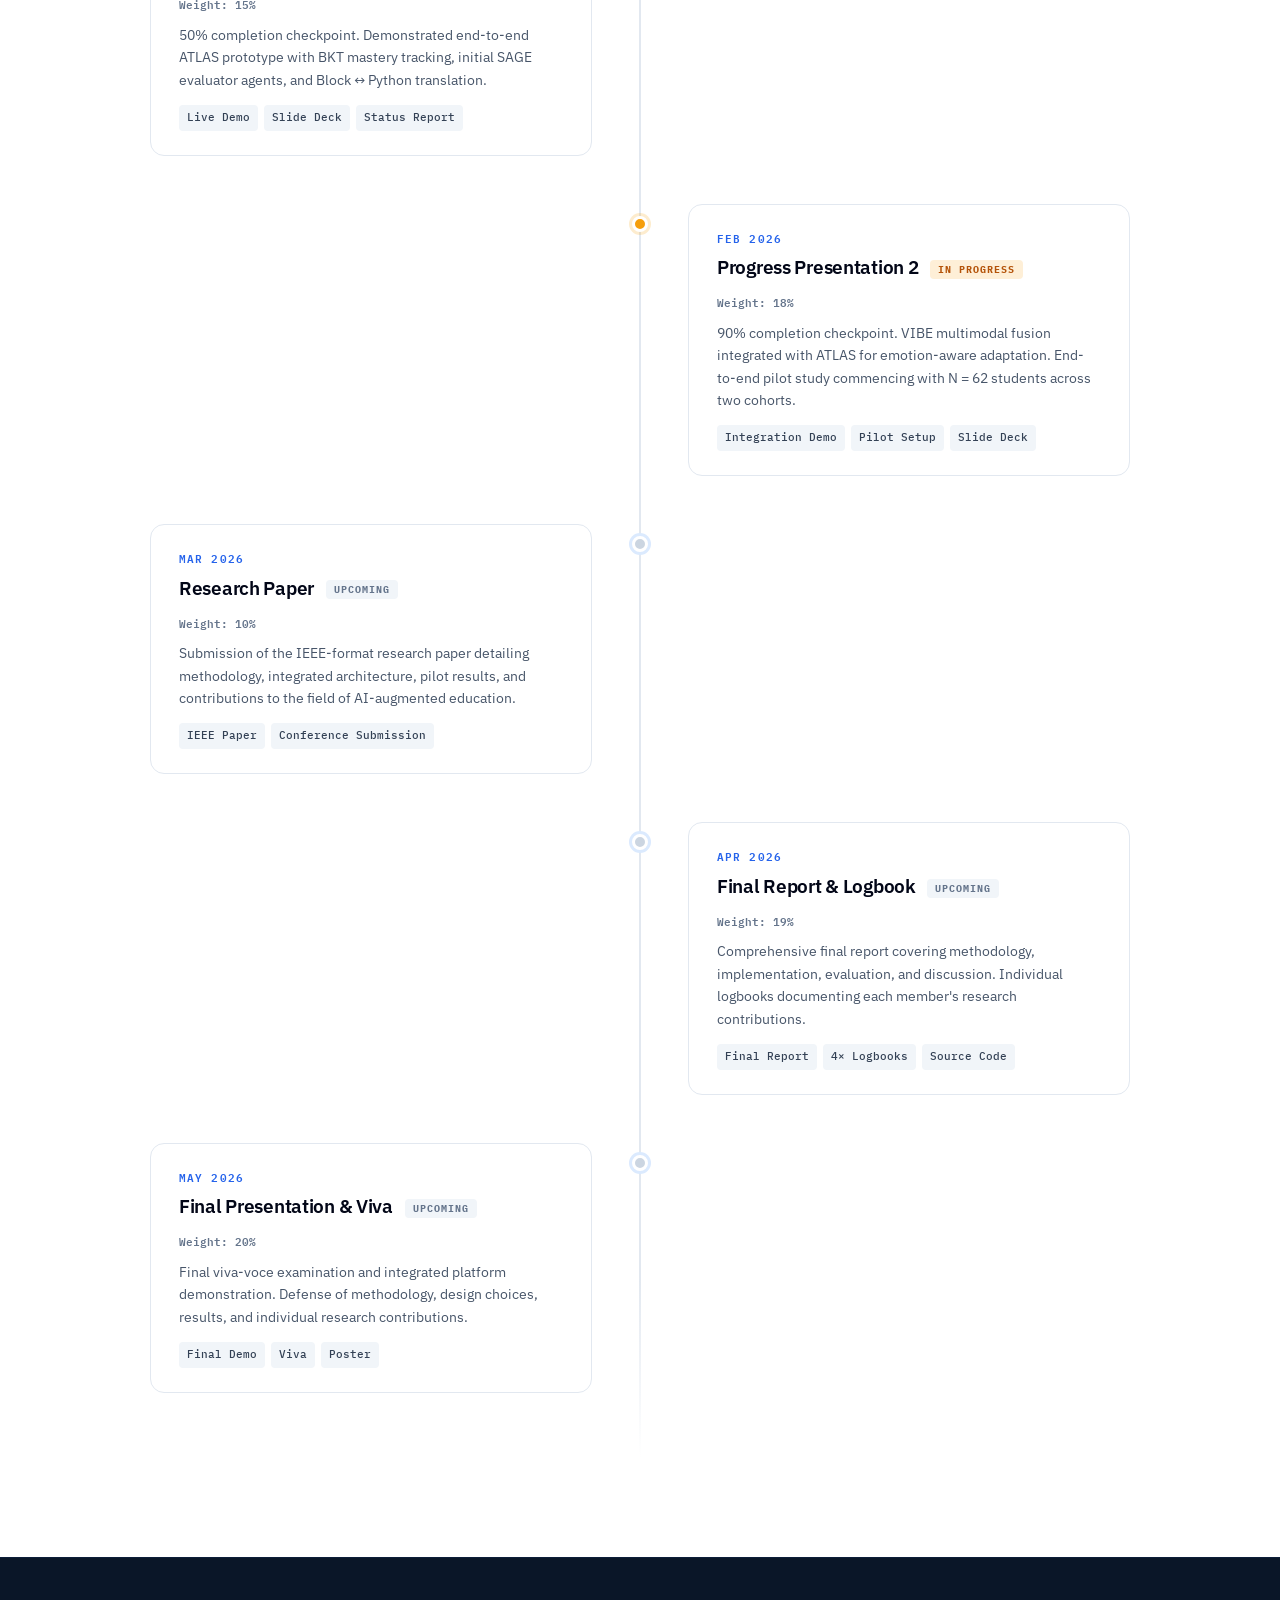
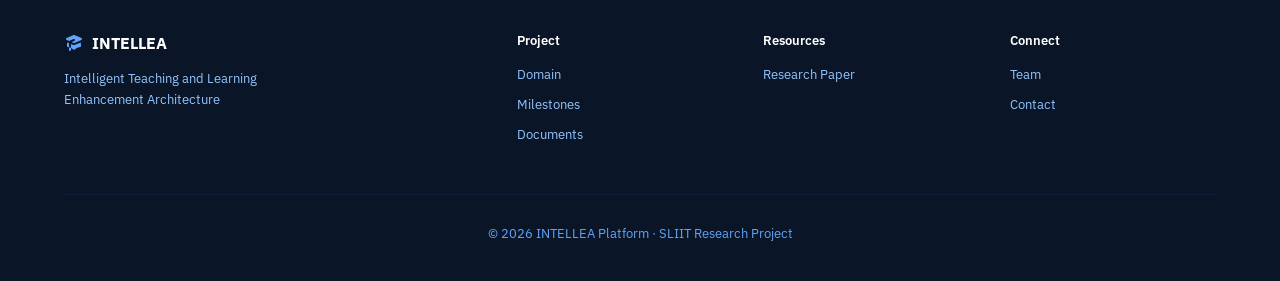
<file: milestones.html>
<!doctype html>
<html lang="en">
<head>
<meta charset="UTF-8" />
<meta name="viewport" content="width=device-width,initial-scale=1.0" />
<title>Milestones | INTELLEA</title>
<meta name="description" content="Project timeline and key research milestones for the INTELLEA platform, from proposal through final assessment." />
<link rel="stylesheet" href="styles.css" />
<link rel="stylesheet" href="pages.css" />
<link rel="preconnect" href="https://fonts.googleapis.com" />
<link rel="preconnect" href="https://fonts.gstatic.com" crossorigin />
<link href="https://fonts.googleapis.com/css2?family=IBM+Plex+Sans:wght@300;400;500;600;700&family=IBM+Plex+Mono:wght@400;500;600;700&display=swap" rel="stylesheet" />
</head>
<body>

<nav class="navbar scrolled" id="navbar">
  <div class="nav-inner">
    <a href="index.html" class="nav-logo">
      <div class="logo-mark"><svg width="20" height="20" viewBox="0 0 20 20" fill="white"><path d="M10.394 2.08a1 1 0 00-.788 0l-7 3a1 1 0 000 1.84L5.25 8.051a.999.999 0 01.356-.257l4-1.714a1 1 0 11.788 1.838l-2.727 1.17 1.94.831a1 1 0 00.787 0l7-3a1 1 0 000-1.838l-7-3zM3.31 9.397L5 10.12v4.102a8.969 8.969 0 00-1.05-.174 1 1 0 01-.89-.89 11.115 11.115 0 01.25-3.762zM9.3 16.573A9.026 9.026 0 007 14.935v-3.957l1.818.78a3 3 0 002.364 0l5.508-2.361a11.026 11.026 0 01.25 3.762 1 1 0 01-.89.89 8.968 8.968 0 00-5.35 2.524 1 1 0 01-1.4 0zM6 18a1 1 0 001-1v-2.065a8.935 8.935 0 00-2-.712V17a1 1 0 001 1z"/></svg></div>
      <span class="logo-wordmark">INTELLEA</span>
    </a>
    <div class="nav-links">
      <a href="index.html" class="nav-link">Home</a>
      <a href="domain.html" class="nav-link">Domain</a>
      <a href="architecture.html" class="nav-link">Architecture</a>
      <a href="milestones.html" class="nav-link" style="color:var(--blue-700);">Milestones</a>
      <a href="documents.html" class="nav-link">Documents</a>
      <a href="about.html" class="nav-link">About</a>
    </div>
    <div class="nav-actions">
      <a href="contact.html" class="nav-cta">Contact <svg width="14" height="14" viewBox="0 0 24 24" fill="none" stroke="currentColor" stroke-width="2.5" stroke-linecap="round" stroke-linejoin="round"><path d="M5 12h14"/><path d="m12 5 7 7-7 7"/></svg></a>
      <button class="mobile-toggle" id="mobileToggle" aria-label="Toggle menu"><span></span><span></span><span></span></button>
    </div>
  </div>
  <div class="mobile-menu" id="mobileMenu"><div class="mobile-menu-inner">
    <a href="index.html">Home</a><a href="domain.html">Domain</a><a href="architecture.html">Architecture</a><a href="milestones.html">Milestones</a><a href="documents.html">Documents</a><a href="about.html">About</a><a href="contact.html" class="mobile-cta">Contact</a>
  </div></div>
</nav>

<section class="page-hero">
  <canvas></canvas>
  <div class="page-hero-overlay"></div>
  <div class="page-hero-content">
    <div class="page-hero-eyebrow"><span class="page-hero-eyebrow-dot"></span>Project Timeline</div>
    <h1 class="page-hero-title">From proposal to <span class="page-hero-title-gradient">final assessment</span></h1>
    <p class="page-hero-subtitle">Six key milestones across the academic year, mapped against the SLIIT research project assessment framework with weights, deliverables, and current status.</p>
    <div class="page-hero-breadcrumb"><a href="index.html">HOME</a> <svg width="10" height="10" viewBox="0 0 24 24" fill="none" stroke="currentColor" stroke-width="2.5"><path d="M9 18l6-6-6-6"/></svg> MILESTONES</div>
  </div>
</section>

<section class="milestones-section">
  <div class="container">
    <div class="domain-section-header reveal">
      <div class="domain-section-num">PROJECT TIMELINE</div>
      <h2 class="domain-section-title">Seven milestones,<br>one research arc</h2>
    </div>

    <div class="timeline">
      <div class="timeline-item timeline-item--complete reveal">
        <div class="timeline-dot"></div>
        <div class="timeline-card">
          <div class="timeline-date">JUL 2025</div>
          <h3>TAF Submission <span class="timeline-status timeline-status--complete">Complete</span></h3>
          <div class="timeline-weight">Topic Assessment Form</div>
          <p>Submission of the Topic Assessment Form (TAF) on 15 July 2025, formally registering the research topic, defining scope, and obtaining supervisor approval. Confirmation of the selected topic received.</p>
          <div class="timeline-deliverables">
            <span class="timeline-deliverable">TAF Document</span>
            <span class="timeline-deliverable">Topic Confirmation</span>
          </div>
        </div>
      </div>

      <div class="timeline-item timeline-item--complete reveal">
        <div class="timeline-dot"></div>
        <div class="timeline-card">
          <div class="timeline-date">SEP 2025</div>
          <h3>Project Proposal <span class="timeline-status timeline-status--complete">Complete</span></h3>
          <div class="timeline-weight">Weight: 6%</div>
          <p>Initial research proposal outlining the problem statement, literature gap, four-subsystem architecture, and proposed evaluation methodology.</p>
          <div class="timeline-deliverables">
            <span class="timeline-deliverable">Proposal Document</span>
            <span class="timeline-deliverable">Topic Assessment</span>
            <span class="timeline-deliverable">Charter</span>
          </div>
        </div>
      </div>

      <div class="timeline-item timeline-item--complete reveal">
        <div class="timeline-dot"></div>
        <div class="timeline-card">
          <div class="timeline-date">NOV 2025</div>
          <h3>Progress Presentation 1 <span class="timeline-status timeline-status--complete">Complete</span></h3>
          <div class="timeline-weight">Weight: 15%</div>
          <p>50% completion checkpoint. Demonstrated end-to-end ATLAS prototype with BKT mastery tracking, initial SAGE evaluator agents, and Block ↔ Python translation.</p>
          <div class="timeline-deliverables">
            <span class="timeline-deliverable">Live Demo</span>
            <span class="timeline-deliverable">Slide Deck</span>
            <span class="timeline-deliverable">Status Report</span>
          </div>
        </div>
      </div>

      <div class="timeline-item timeline-item--current reveal">
        <div class="timeline-dot"></div>
        <div class="timeline-card">
          <div class="timeline-date">FEB 2026</div>
          <h3>Progress Presentation 2 <span class="timeline-status timeline-status--current">In Progress</span></h3>
          <div class="timeline-weight">Weight: 18%</div>
          <p>90% completion checkpoint. VIBE multimodal fusion integrated with ATLAS for emotion-aware adaptation. End-to-end pilot study commencing with N = 62 students across two cohorts.</p>
          <div class="timeline-deliverables">
            <span class="timeline-deliverable">Integration Demo</span>
            <span class="timeline-deliverable">Pilot Setup</span>
            <span class="timeline-deliverable">Slide Deck</span>
          </div>
        </div>
      </div>

      <div class="timeline-item timeline-item--upcoming reveal">
        <div class="timeline-dot"></div>
        <div class="timeline-card">
          <div class="timeline-date">MAR 2026</div>
          <h3>Research Paper <span class="timeline-status timeline-status--upcoming">Upcoming</span></h3>
          <div class="timeline-weight">Weight: 10%</div>
          <p>Submission of the IEEE-format research paper detailing methodology, integrated architecture, pilot results, and contributions to the field of AI-augmented education.</p>
          <div class="timeline-deliverables">
            <span class="timeline-deliverable">IEEE Paper</span>
            <span class="timeline-deliverable">Conference Submission</span>
          </div>
        </div>
      </div>

      <div class="timeline-item timeline-item--upcoming reveal">
        <div class="timeline-dot"></div>
        <div class="timeline-card">
          <div class="timeline-date">APR 2026</div>
          <h3>Final Report &amp; Logbook <span class="timeline-status timeline-status--upcoming">Upcoming</span></h3>
          <div class="timeline-weight">Weight: 19%</div>
          <p>Comprehensive final report covering methodology, implementation, evaluation, and discussion. Individual logbooks documenting each member's research contributions.</p>
          <div class="timeline-deliverables">
            <span class="timeline-deliverable">Final Report</span>
            <span class="timeline-deliverable">4× Logbooks</span>
            <span class="timeline-deliverable">Source Code</span>
          </div>
        </div>
      </div>

      <div class="timeline-item timeline-item--upcoming reveal">
        <div class="timeline-dot"></div>
        <div class="timeline-card">
          <div class="timeline-date">MAY 2026</div>
          <h3>Final Presentation &amp; Viva <span class="timeline-status timeline-status--upcoming">Upcoming</span></h3>
          <div class="timeline-weight">Weight: 20%</div>
          <p>Final viva-voce examination and integrated platform demonstration. Defense of methodology, design choices, results, and individual research contributions.</p>
          <div class="timeline-deliverables">
            <span class="timeline-deliverable">Final Demo</span>
            <span class="timeline-deliverable">Viva</span>
            <span class="timeline-deliverable">Poster</span>
          </div>
        </div>
      </div>
    </div>
  </div>
</section>

<footer class="footer">
  <div class="container">
    <div class="footer-grid">
      <div class="footer-brand"><div class="footer-logo"><svg width="20" height="20" viewBox="0 0 20 20" fill="#60a5fa"><path d="M10.394 2.08a1 1 0 00-.788 0l-7 3a1 1 0 000 1.84L5.25 8.051a.999.999 0 01.356-.257l4-1.714a1 1 0 11.788 1.838l-2.727 1.17 1.94.831a1 1 0 00.787 0l7-3a1 1 0 000-1.838l-7-3zM3.31 9.397L5 10.12v4.102a8.969 8.969 0 00-1.05-.174 1 1 0 01-.89-.89 11.115 11.115 0 01.25-3.762zM9.3 16.573A9.026 9.026 0 007 14.935v-3.957l1.818.78a3 3 0 002.364 0l5.508-2.361a11.026 11.026 0 01.25 3.762 1 1 0 01-.89.89 8.968 8.968 0 00-5.35 2.524 1 1 0 01-1.4 0zM6 18a1 1 0 001-1v-2.065a8.935 8.935 0 00-2-.712V17a1 1 0 001 1z"/></svg><span>INTELLEA</span></div><p>Intelligent Teaching and Learning<br>Enhancement Architecture</p></div>
      <div class="footer-col"><h5>Project</h5><a href="domain.html">Domain</a><a href="milestones.html">Milestones</a><a href="documents.html">Documents</a></div>
      <div class="footer-col"><h5>Resources</h5><a href="documents.html">Research Paper</a></div>
      <div class="footer-col"><h5>Connect</h5><a href="about.html">Team</a><a href="contact.html">Contact</a></div>
    </div>
    <div class="footer-bottom"><p>&copy; 2026 INTELLEA Platform · SLIIT Research Project</p></div>
  </div>
</footer>

<script src="pages.js" defer></script>
</body>
</html>
</file>
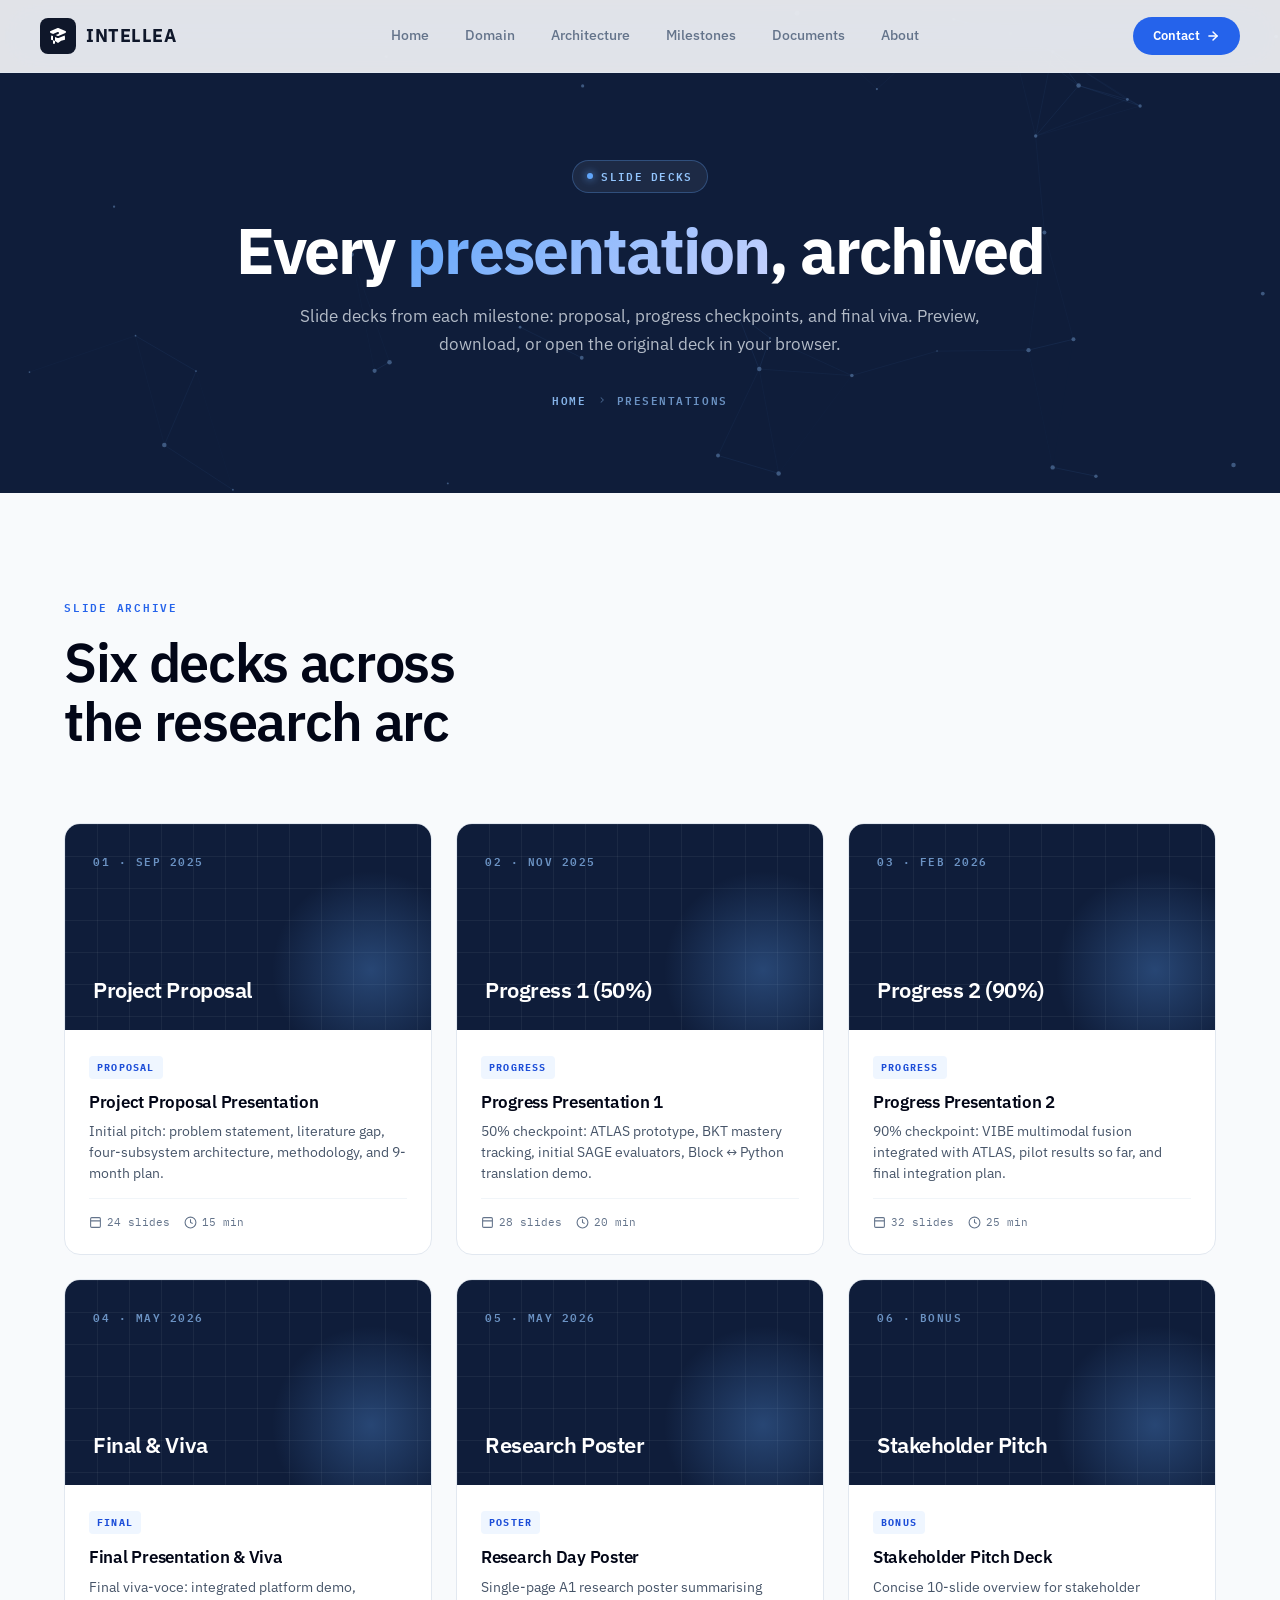
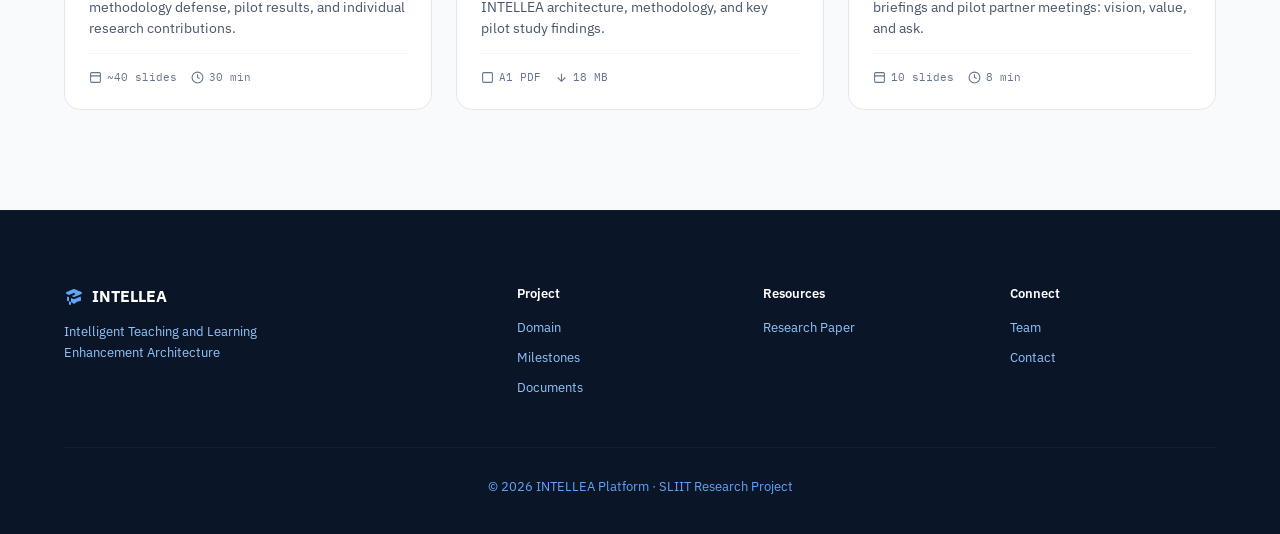
<file: presentations.html>
<!doctype html>
<html lang="en">
<head>
<meta charset="UTF-8" />
<meta name="viewport" content="width=device-width,initial-scale=1.0" />
<title>Presentations | INTELLEA</title>
<meta name="description" content="Slide decks and presentation materials from project proposal through final viva, INTELLEA research project." />
<link rel="stylesheet" href="styles.css" />
<link rel="stylesheet" href="pages.css" />
<link rel="preconnect" href="https://fonts.googleapis.com" />
<link rel="preconnect" href="https://fonts.gstatic.com" crossorigin />
<link href="https://fonts.googleapis.com/css2?family=IBM+Plex+Sans:wght@300;400;500;600;700&family=IBM+Plex+Mono:wght@400;500;600;700&display=swap" rel="stylesheet" />
</head>
<body>

<nav class="navbar scrolled" id="navbar">
  <div class="nav-inner">
    <a href="index.html" class="nav-logo">
      <div class="logo-mark"><svg width="20" height="20" viewBox="0 0 20 20" fill="white"><path d="M10.394 2.08a1 1 0 00-.788 0l-7 3a1 1 0 000 1.84L5.25 8.051a.999.999 0 01.356-.257l4-1.714a1 1 0 11.788 1.838l-2.727 1.17 1.94.831a1 1 0 00.787 0l7-3a1 1 0 000-1.838l-7-3zM3.31 9.397L5 10.12v4.102a8.969 8.969 0 00-1.05-.174 1 1 0 01-.89-.89 11.115 11.115 0 01.25-3.762zM9.3 16.573A9.026 9.026 0 007 14.935v-3.957l1.818.78a3 3 0 002.364 0l5.508-2.361a11.026 11.026 0 01.25 3.762 1 1 0 01-.89.89 8.968 8.968 0 00-5.35 2.524 1 1 0 01-1.4 0zM6 18a1 1 0 001-1v-2.065a8.935 8.935 0 00-2-.712V17a1 1 0 001 1z"/></svg></div>
      <span class="logo-wordmark">INTELLEA</span>
    </a>
    <div class="nav-links">
      <a href="index.html" class="nav-link">Home</a>
      <a href="domain.html" class="nav-link">Domain</a>
      <a href="architecture.html" class="nav-link">Architecture</a>
      <a href="milestones.html" class="nav-link">Milestones</a>
      <a href="documents.html" class="nav-link">Documents</a>
      <a href="about.html" class="nav-link">About</a>
    </div>
    <div class="nav-actions">
      <a href="contact.html" class="nav-cta">Contact <svg width="14" height="14" viewBox="0 0 24 24" fill="none" stroke="currentColor" stroke-width="2.5" stroke-linecap="round" stroke-linejoin="round"><path d="M5 12h14"/><path d="m12 5 7 7-7 7"/></svg></a>
      <button class="mobile-toggle" id="mobileToggle" aria-label="Toggle menu"><span></span><span></span><span></span></button>
    </div>
  </div>
  <div class="mobile-menu" id="mobileMenu"><div class="mobile-menu-inner">
    <a href="index.html">Home</a><a href="domain.html">Domain</a><a href="architecture.html">Architecture</a><a href="milestones.html">Milestones</a><a href="documents.html">Documents</a><a href="about.html">About</a><a href="contact.html" class="mobile-cta">Contact</a>
  </div></div>
</nav>

<section class="page-hero">
  <canvas></canvas>
  <div class="page-hero-overlay"></div>
  <div class="page-hero-content">
    <div class="page-hero-eyebrow"><span class="page-hero-eyebrow-dot"></span>Slide Decks</div>
    <h1 class="page-hero-title">Every <span class="page-hero-title-gradient">presentation</span>, archived</h1>
    <p class="page-hero-subtitle">Slide decks from each milestone: proposal, progress checkpoints, and final viva. Preview, download, or open the original deck in your browser.</p>
    <div class="page-hero-breadcrumb"><a href="index.html">HOME</a> <svg width="10" height="10" viewBox="0 0 24 24" fill="none" stroke="currentColor" stroke-width="2.5"><path d="M9 18l6-6-6-6"/></svg> PRESENTATIONS</div>
  </div>
</section>

<section class="pres-section">
  <div class="container">
    <div class="domain-section-header reveal">
      <div class="domain-section-num">SLIDE ARCHIVE</div>
      <h2 class="domain-section-title">Six decks across<br>the research arc</h2>
    </div>

    <div class="pres-grid">
      <div class="pres-card reveal" data-title="Project Proposal Presentation" data-desc="Initial pitch covering problem, gap, and proposed four-subsystem architecture." data-link="https://mysliit.sharepoint.com/:p:/s/CDAPSubmissionCloud/IQDO6xeaANkgRpiWeZUi0tJ-Aa5p-iEeQ8cAyCoS7Rhm_5E?e=P7AVa3">
        <div class="pres-thumb">
          <div class="pres-thumb-grid"></div>
          <div class="pres-thumb-deco"></div>
          <div class="pres-thumb-content">
            <span class="pres-thumb-num">01 · SEP 2025</span>
            <span class="pres-thumb-title">Project Proposal</span>
          </div>
          <div class="pres-play"><div class="pres-play-btn"><svg width="22" height="22" viewBox="0 0 24 24" fill="currentColor"><polygon points="5 3 19 12 5 21 5 3"/></svg></div></div>
        </div>
        <div class="pres-body">
          <span class="pres-tag">Proposal</span>
          <h4>Project Proposal Presentation</h4>
          <p>Initial pitch: problem statement, literature gap, four-subsystem architecture, methodology, and 9-month plan.</p>
          <div class="pres-meta">
            <span class="pres-meta-item"><svg width="13" height="13" viewBox="0 0 24 24" fill="none" stroke="currentColor" stroke-width="2"><rect x="3" y="3" width="18" height="18" rx="2"/><path d="M3 9h18"/></svg> 24 slides</span>
            <span class="pres-meta-item"><svg width="13" height="13" viewBox="0 0 24 24" fill="none" stroke="currentColor" stroke-width="2"><circle cx="12" cy="12" r="10"/><polyline points="12 6 12 12 16 14"/></svg> 15 min</span>
          </div>
        </div>
      </div>

      <div class="pres-card reveal" data-title="Progress Presentation 1 (50%)" data-desc="Mid-cycle checkpoint demonstrating ATLAS prototype, BKT mastery tracking, and initial SAGE evaluators." data-link="https://mysliit.sharepoint.com/:f:/s/CDAPSubmissionCloud/IgBX9LhvxVu2QrUX8gUD-o-WAS6vLra-D-ETJ0JDFWxyXK8?e=6mo11c">
        <div class="pres-thumb">
          <div class="pres-thumb-grid"></div>
          <div class="pres-thumb-deco"></div>
          <div class="pres-thumb-content">
            <span class="pres-thumb-num">02 · NOV 2025</span>
            <span class="pres-thumb-title">Progress 1 (50%)</span>
          </div>
          <div class="pres-play"><div class="pres-play-btn"><svg width="22" height="22" viewBox="0 0 24 24" fill="currentColor"><polygon points="5 3 19 12 5 21 5 3"/></svg></div></div>
        </div>
        <div class="pres-body">
          <span class="pres-tag">Progress</span>
          <h4>Progress Presentation 1</h4>
          <p>50% checkpoint: ATLAS prototype, BKT mastery tracking, initial SAGE evaluators, Block ↔ Python translation demo.</p>
          <div class="pres-meta">
            <span class="pres-meta-item"><svg width="13" height="13" viewBox="0 0 24 24" fill="none" stroke="currentColor" stroke-width="2"><rect x="3" y="3" width="18" height="18" rx="2"/><path d="M3 9h18"/></svg> 28 slides</span>
            <span class="pres-meta-item"><svg width="13" height="13" viewBox="0 0 24 24" fill="none" stroke="currentColor" stroke-width="2"><circle cx="12" cy="12" r="10"/><polyline points="12 6 12 12 16 14"/></svg> 20 min</span>
          </div>
        </div>
      </div>

      <div class="pres-card reveal" data-title="Progress Presentation 2 (90%)" data-desc="VIBE integration with ATLAS, end-to-end pilot study setup, and final integration demo." data-link="https://mysliit.sharepoint.com/:f:/s/CDAPSubmissionCloud/IgCGcLA4BYfEQazT5ChYWpF5AcSEzUxVv8RlY7FpyyamDa0?e=ZkuN4D">
        <div class="pres-thumb">
          <div class="pres-thumb-grid"></div>
          <div class="pres-thumb-deco"></div>
          <div class="pres-thumb-content">
            <span class="pres-thumb-num">03 · FEB 2026</span>
            <span class="pres-thumb-title">Progress 2 (90%)</span>
          </div>
          <div class="pres-play"><div class="pres-play-btn"><svg width="22" height="22" viewBox="0 0 24 24" fill="currentColor"><polygon points="5 3 19 12 5 21 5 3"/></svg></div></div>
        </div>
        <div class="pres-body">
          <span class="pres-tag">Progress</span>
          <h4>Progress Presentation 2</h4>
          <p>90% checkpoint: VIBE multimodal fusion integrated with ATLAS, pilot results so far, and final integration plan.</p>
          <div class="pres-meta">
            <span class="pres-meta-item"><svg width="13" height="13" viewBox="0 0 24 24" fill="none" stroke="currentColor" stroke-width="2"><rect x="3" y="3" width="18" height="18" rx="2"/><path d="M3 9h18"/></svg> 32 slides</span>
            <span class="pres-meta-item"><svg width="13" height="13" viewBox="0 0 24 24" fill="none" stroke="currentColor" stroke-width="2"><circle cx="12" cy="12" r="10"/><polyline points="12 6 12 12 16 14"/></svg> 25 min</span>
          </div>
        </div>
      </div>

      <div class="pres-card reveal" data-title="Final Presentation &amp; Viva" data-desc="Final viva-voce examination with integrated platform demo and individual research defense." data-link="#">
        <div class="pres-thumb">
          <div class="pres-thumb-grid"></div>
          <div class="pres-thumb-deco"></div>
          <div class="pres-thumb-content">
            <span class="pres-thumb-num">04 · MAY 2026</span>
            <span class="pres-thumb-title">Final &amp; Viva</span>
          </div>
          <div class="pres-play"><div class="pres-play-btn"><svg width="22" height="22" viewBox="0 0 24 24" fill="currentColor"><polygon points="5 3 19 12 5 21 5 3"/></svg></div></div>
        </div>
        <div class="pres-body">
          <span class="pres-tag">Final</span>
          <h4>Final Presentation &amp; Viva</h4>
          <p>Final viva-voce: integrated platform demo, methodology defense, pilot results, and individual research contributions.</p>
          <div class="pres-meta">
            <span class="pres-meta-item"><svg width="13" height="13" viewBox="0 0 24 24" fill="none" stroke="currentColor" stroke-width="2"><rect x="3" y="3" width="18" height="18" rx="2"/><path d="M3 9h18"/></svg> ~40 slides</span>
            <span class="pres-meta-item"><svg width="13" height="13" viewBox="0 0 24 24" fill="none" stroke="currentColor" stroke-width="2"><circle cx="12" cy="12" r="10"/><polyline points="12 6 12 12 16 14"/></svg> 30 min</span>
          </div>
        </div>
      </div>

      <div class="pres-card reveal" data-title="Research Day Poster" data-desc="A1 poster summarising INTELLEA architecture, methodology, and pilot study findings." data-link="https://mysliit.sharepoint.com/:p:/s/CDAPSubmissionCloud/IQA-S-o5Fyk3S4o0gvHuCJIqAaWCjTx9zgeKhoDtXbd4ZsM?e=xrmc3R">
        <div class="pres-thumb">
          <div class="pres-thumb-grid"></div>
          <div class="pres-thumb-deco"></div>
          <div class="pres-thumb-content">
            <span class="pres-thumb-num">05 · MAY 2026</span>
            <span class="pres-thumb-title">Research Poster</span>
          </div>
          <div class="pres-play"><div class="pres-play-btn"><svg width="22" height="22" viewBox="0 0 24 24" fill="currentColor"><polygon points="5 3 19 12 5 21 5 3"/></svg></div></div>
        </div>
        <div class="pres-body">
          <span class="pres-tag">Poster</span>
          <h4>Research Day Poster</h4>
          <p>Single-page A1 research poster summarising INTELLEA architecture, methodology, and key pilot study findings.</p>
          <div class="pres-meta">
            <span class="pres-meta-item"><svg width="13" height="13" viewBox="0 0 24 24" fill="none" stroke="currentColor" stroke-width="2"><rect x="3" y="3" width="18" height="18" rx="2"/></svg> A1 PDF</span>
            <span class="pres-meta-item"><svg width="13" height="13" viewBox="0 0 24 24" fill="none" stroke="currentColor" stroke-width="2"><line x1="12" y1="5" x2="12" y2="19"/><polyline points="19 12 12 19 5 12"/></svg> 18 MB</span>
          </div>
        </div>
      </div>

      <div class="pres-card reveal" data-title="Investor / Stakeholder Pitch" data-desc="Concise 10-slide overview suitable for stakeholder briefings and pilot partner meetings." data-link="#">
        <div class="pres-thumb">
          <div class="pres-thumb-grid"></div>
          <div class="pres-thumb-deco"></div>
          <div class="pres-thumb-content">
            <span class="pres-thumb-num">06 · BONUS</span>
            <span class="pres-thumb-title">Stakeholder Pitch</span>
          </div>
          <div class="pres-play"><div class="pres-play-btn"><svg width="22" height="22" viewBox="0 0 24 24" fill="currentColor"><polygon points="5 3 19 12 5 21 5 3"/></svg></div></div>
        </div>
        <div class="pres-body">
          <span class="pres-tag">Bonus</span>
          <h4>Stakeholder Pitch Deck</h4>
          <p>Concise 10-slide overview for stakeholder briefings and pilot partner meetings: vision, value, and ask.</p>
          <div class="pres-meta">
            <span class="pres-meta-item"><svg width="13" height="13" viewBox="0 0 24 24" fill="none" stroke="currentColor" stroke-width="2"><rect x="3" y="3" width="18" height="18" rx="2"/><path d="M3 9h18"/></svg> 10 slides</span>
            <span class="pres-meta-item"><svg width="13" height="13" viewBox="0 0 24 24" fill="none" stroke="currentColor" stroke-width="2"><circle cx="12" cy="12" r="10"/><polyline points="12 6 12 12 16 14"/></svg> 8 min</span>
          </div>
        </div>
      </div>
    </div>
  </div>
</section>

<!-- MODAL -->
<div class="pres-modal" id="presModal" role="dialog" aria-modal="true">
  <div class="pres-modal-inner">
    <button class="pres-modal-close" aria-label="Close">
      <svg width="18" height="18" viewBox="0 0 24 24" fill="none" stroke="currentColor" stroke-width="2.5" stroke-linecap="round"><line x1="18" y1="6" x2="6" y2="18"/><line x1="6" y1="6" x2="18" y2="18"/></svg>
    </button>
    <div class="pres-modal-body">
      <span class="pres-tag">Presentation</span>
      <h3 data-modal-title>Presentation</h3>
      <p data-modal-desc style="font-size:14.5px; line-height:1.65; color:var(--gray-600); margin-bottom:24px;">Description.</p>
      <div style="display:flex; gap:10px;">
        <a class="doc-btn doc-btn--primary" data-modal-link href="#" target="_blank">Open Slides</a>
        <a class="doc-btn doc-btn--ghost" href="#">Download PDF</a>
      </div>
    </div>
  </div>
</div>

<footer class="footer">
  <div class="container">
    <div class="footer-grid">
      <div class="footer-brand"><div class="footer-logo"><svg width="20" height="20" viewBox="0 0 20 20" fill="#60a5fa"><path d="M10.394 2.08a1 1 0 00-.788 0l-7 3a1 1 0 000 1.84L5.25 8.051a.999.999 0 01.356-.257l4-1.714a1 1 0 11.788 1.838l-2.727 1.17 1.94.831a1 1 0 00.787 0l7-3a1 1 0 000-1.838l-7-3zM3.31 9.397L5 10.12v4.102a8.969 8.969 0 00-1.05-.174 1 1 0 01-.89-.89 11.115 11.115 0 01.25-3.762zM9.3 16.573A9.026 9.026 0 007 14.935v-3.957l1.818.78a3 3 0 002.364 0l5.508-2.361a11.026 11.026 0 01.25 3.762 1 1 0 01-.89.89 8.968 8.968 0 00-5.35 2.524 1 1 0 01-1.4 0zM6 18a1 1 0 001-1v-2.065a8.935 8.935 0 00-2-.712V17a1 1 0 001 1z"/></svg><span>INTELLEA</span></div><p>Intelligent Teaching and Learning<br>Enhancement Architecture</p></div>
      <div class="footer-col"><h5>Project</h5><a href="domain.html">Domain</a><a href="milestones.html">Milestones</a><a href="documents.html">Documents</a></div>
      <div class="footer-col"><h5>Resources</h5><a href="documents.html">Research Paper</a></div>
      <div class="footer-col"><h5>Connect</h5><a href="about.html">Team</a><a href="contact.html">Contact</a></div>
    </div>
    <div class="footer-bottom"><p>&copy; 2026 INTELLEA Platform · SLIIT Research Project</p></div>
  </div>
</footer>

<script src="pages.js" defer></script>
</body>
</html>
</file>
<file: styles.css>
/* ═══════════════════════════════════════════════
   INTELLEA — Blue IBM Plex Theme
   ═══════════════════════════════════════════════ */

:root {
  --white:   #FFFFFF;
  --gray-50: #F8FAFC;
  --gray-100:#F1F5F9;
  --gray-200:#E2E8F0;
  --gray-300:#CBD5E1;
  --gray-400:#94A3B8;
  --gray-500:#64748B;
  --gray-600:#475569;
  --gray-700:#334155;
  --gray-800:#1E293B;
  --gray-900:#0F172A;
  --gray-950:#020617;

  --blue-50:  #EFF6FF;
  --blue-100: #DBEAFE;
  --blue-200: #BFDBFE;
  --blue-300: #93C5FD;
  --blue-400: #60A5FA;
  --blue-500: #3B82F6;
  --blue-600: #2563EB;
  --blue-700: #1D4ED8;
  --blue-800: #1E40AF;
  --blue-900: #1E3A5F;
  --blue-950: #0A1628;

  --font-sans: 'IBM Plex Sans', sans-serif;
  --font-mono: 'IBM Plex Mono', monospace;

  --section-pad: 120px;
  --container-max: 1200px;
  --radius-sm:  8px;
  --radius-md:  12px;
  --radius-lg:  16px;
  --radius-xl:  24px;
}

*, *::before, *::after { margin: 0; padding: 0; box-sizing: border-box; }
html { scroll-behavior: smooth; -webkit-font-smoothing: antialiased; }
body { font-family: var(--font-sans); font-size: 16px; line-height: 1.7; color: var(--gray-700); background: var(--white); overflow-x: hidden; }
a { color: inherit; text-decoration: none; }
::selection { background: var(--blue-200); color: var(--blue-800); }
.container { max-width: var(--container-max); margin: 0 auto; padding: 0 24px; }

/* ── NAV ── */
.navbar { position: fixed; top: 0; left: 0; right: 0; z-index: 1000; padding: 0 24px; transition: background 0.4s cubic-bezier(0.16,1,0.3,1), box-shadow 0.4s cubic-bezier(0.16,1,0.3,1), backdrop-filter 0.4s cubic-bezier(0.16,1,0.3,1), -webkit-backdrop-filter 0.4s cubic-bezier(0.16,1,0.3,1); }
.navbar.scrolled { background: rgba(255,255,255,0.88); backdrop-filter: blur(20px) saturate(1.8); -webkit-backdrop-filter: blur(20px) saturate(1.8); box-shadow: 0 1px 0 var(--gray-200); }
.nav-inner { max-width: var(--container-max); margin: 0 auto; display: flex; align-items: center; justify-content: space-between; height: 72px; }
.nav-logo { display: flex; align-items: center; gap: 10px; }
.logo-mark { width: 36px; height: 36px; display: flex; align-items: center; justify-content: center; background: var(--gray-900); border-radius: var(--radius-sm); }
.logo-wordmark { font-family: var(--font-sans); font-weight: 700; font-size: 18px; letter-spacing: 0.5px; color: var(--white); transition: color 0.3s; }
.navbar.scrolled .logo-wordmark { color: var(--gray-900); }
.nav-links { display: flex; align-items: center; gap: 36px; }
.nav-link { font-family: var(--font-sans); font-weight: 500; font-size: 14px; color: rgba(255,255,255,0.7); transition: color 0.2s; }
.nav-link:hover { color: var(--white); }
.navbar.scrolled .nav-link { color: var(--gray-500); }
.navbar.scrolled .nav-link:hover { color: var(--gray-900); }
.nav-actions { display: flex; align-items: center; gap: 12px; }
.nav-cta { display: inline-flex; align-items: center; gap: 6px; padding: 8px 20px; font-family: var(--font-sans); font-weight: 600; font-size: 13px; color: var(--white); background: var(--blue-600); border-radius: 999px; transition: all 0.2s; }
.nav-cta:hover { background: var(--blue-700); transform: translateY(-1px); }
.mobile-toggle { display: none; flex-direction: column; gap: 5px; background: none; border: none; cursor: pointer; padding: 4px; }
.mobile-toggle span { display: block; width: 22px; height: 2px; background: var(--white); border-radius: 2px; transition: 0.3s; }
.navbar.scrolled .mobile-toggle span { background: var(--gray-900); }
.mobile-menu { display: none; max-height: 0; overflow: hidden; background: rgba(255,255,255,0.98); backdrop-filter: blur(20px); transition: max-height 0.4s cubic-bezier(0.16,1,0.3,1); }
.mobile-menu.open { max-height: 400px; }
.mobile-menu-inner { display: flex; flex-direction: column; padding: 16px 24px 24px; }
.mobile-menu-inner a { padding: 12px 0; font-family: var(--font-sans); font-weight: 500; font-size: 15px; color: var(--gray-700); border-bottom: 1px solid var(--gray-100); }
.mobile-cta { margin-top: 12px; padding: 12px 24px !important; text-align: center; background: var(--blue-600); color: var(--white) !important; border: none !important; border-radius: var(--radius-md); }

/* ── HERO ── */
.hero { position: relative; min-height: 100vh; display: flex; align-items: center; justify-content: center; background: var(--blue-950); overflow: hidden; }
#heroCanvas { position: absolute; top: 0; left: 0; width: 100%; height: 100%; z-index: 1; cursor: grab; }
#heroCanvas:active { cursor: grabbing; }
.hero-overlay { position: absolute; inset: 0; z-index: 2; background: radial-gradient(ellipse 70% 70% at 50% 50%, transparent 0%, var(--blue-950) 75%), linear-gradient(180deg, transparent 60%, var(--blue-950) 100%); pointer-events: none; }
.hero-content { position: relative; z-index: 3; text-align: center; max-width: 800px; padding: 0 24px; }
.hero-badge { display: inline-flex; align-items: center; gap: 8px; padding: 6px 16px; font-family: var(--font-sans); font-size: 12px; font-weight: 600; letter-spacing: 1px; text-transform: uppercase; color: var(--blue-300); background: rgba(59,130,246,0.1); border: 1px solid rgba(59,130,246,0.2); border-radius: 999px; margin-bottom: 32px; opacity: 0; transform: translateY(20px); }
.hero-badge-dot { width: 6px; height: 6px; border-radius: 50%; background: var(--blue-400); animation: pulse-dot 2s ease-in-out infinite; }
@keyframes pulse-dot { 0%,100% { opacity: 1; } 50% { opacity: 0.3; } }
.hero-title { font-family: var(--font-sans); font-weight: 700; font-size: clamp(40px,6vw,72px); line-height: 1.08; letter-spacing: -0.03em; color: var(--white); margin-bottom: 24px; opacity: 0; transform: translateY(30px); }
.hero-title-gradient { background: linear-gradient(135deg, var(--blue-300), var(--blue-400), var(--blue-200)); -webkit-background-clip: text; -webkit-text-fill-color: transparent; background-clip: text; }
.hero-subtitle { font-family: var(--font-sans); font-weight: 400; font-size: clamp(15px,1.8vw,18px); line-height: 1.7; color: var(--blue-300); max-width: 620px; margin: 0 auto 40px; opacity: 0; transform: translateY(20px); }
.hero-actions { display: flex; align-items: center; justify-content: center; gap: 16px; opacity: 0; transform: translateY(20px); }
.hero-scroll-indicator { position: absolute; bottom: 32px; left: 50%; transform: translateX(-50%); z-index: 4; display: flex; flex-direction: column; align-items: center; gap: 8px; color: var(--blue-400); font-family: var(--font-sans); font-size: 11px; font-weight: 500; letter-spacing: 1.5px; text-transform: uppercase; opacity: 0; animation: fade-in 1s 2s forwards, float-scroll 2s 2s ease-in-out infinite; }
@keyframes fade-in { to { opacity: 0.6; } }
@keyframes float-scroll { 0%,100% { transform: translateX(-50%) translateY(0); } 50% { transform: translateX(-50%) translateY(6px); } }

/* ── BUTTONS ── */
.btn { display: inline-flex; align-items: center; gap: 8px; padding: 10px 24px; font-family: var(--font-sans); font-weight: 600; font-size: 14px; border-radius: 999px; border: none; cursor: pointer; transition: all 0.2s; }
.btn--lg { padding: 14px 32px; font-size: 15px; }
.btn--primary { color: var(--white); background: var(--blue-600); }
.btn--primary:hover { background: var(--blue-700); transform: translateY(-2px); box-shadow: 0 8px 30px -4px rgba(37,99,235,0.5); }
.btn--ghost { color: var(--blue-300); background: rgba(255,255,255,0.06); border: 1px solid rgba(255,255,255,0.12); }
.btn--ghost:hover { color: var(--white); background: rgba(255,255,255,0.1); border-color: rgba(255,255,255,0.25); }
.btn--ghost-light { color: rgba(255,255,255,0.7); background: transparent; border: 1px solid rgba(255,255,255,0.2); }
.btn--ghost-light:hover { color: var(--white); background: rgba(255,255,255,0.1); }
.btn--white { color: var(--gray-900); background: var(--white); }
.btn--white:hover { background: var(--blue-50); transform: translateY(-2px); box-shadow: 0 8px 30px -4px rgba(0,0,0,0.15); }

/* ── SECTIONS ── */
.section { padding: var(--section-pad) 0; }
.section--dark { background: var(--blue-950); color: var(--white); }
.section--muted { background: var(--gray-50); }
.section-header { text-align: center; max-width: 680px; margin: 0 auto 72px; }
.section-eyebrow { display: inline-block; font-family: var(--font-mono); font-size: 12px; font-weight: 600; letter-spacing: 2px; text-transform: uppercase; color: var(--blue-600); margin-bottom: 16px; }
.section-eyebrow--light { color: var(--blue-400); }
.section-title { font-family: var(--font-sans); font-weight: 700; font-size: clamp(28px,4vw,48px); line-height: 1.15; letter-spacing: -0.02em; color: var(--gray-900); margin-bottom: 20px; }
.section-title--light { color: var(--white); }
.section-desc { font-size: 17px; line-height: 1.7; color: var(--gray-500); }
.section-desc--light { color: var(--blue-300); }

/* ── STATS ── */
.stats-row { display: grid; grid-template-columns: repeat(3,1fr); gap: 24px; }
.stat-card { text-align: center; padding: 36px 20px; background: var(--white); border: 1px solid var(--gray-200); border-radius: var(--radius-lg); transition: all 0.3s; }
.stat-card:hover { border-color: var(--blue-200); box-shadow: 0 8px 40px -8px rgba(37,99,235,0.1); transform: translateY(-4px); }
.stat-value { display: flex; align-items: baseline; justify-content: center; gap: 2px; margin-bottom: 12px; }
.stat-number { font-family: var(--font-sans); font-weight: 700; font-size: 52px; line-height: 1; letter-spacing: -0.04em; color: var(--blue-600); }
.stat-suffix { font-family: var(--font-sans); font-weight: 700; font-size: 26px; color: var(--blue-400); }
.stat-label { font-size: 14px; line-height: 1.6; color: var(--gray-500); }

/* ── VISION ── */
.vision-layout { display: grid; grid-template-columns: 1fr 1fr; gap: 60px; align-items: start; }
.vision-desc { font-size: 16px; line-height: 1.8; color: var(--blue-300); margin-bottom: 20px; }
.vision-pillars { display: grid; grid-template-columns: 1fr 1fr; gap: 16px; }
.pillar-card { position: relative; padding: 24px; background: rgba(59,130,246,0.06); border: 1px solid rgba(59,130,246,0.12); border-radius: var(--radius-md); transition: all 0.4s cubic-bezier(0.175,0.885,0.32,1.275); cursor: pointer; overflow: hidden; transform-style: preserve-3d; perspective: 600px; }
.pillar-card::before { content: ''; position: absolute; inset: 0; border-radius: inherit; background: radial-gradient(circle at var(--mouse-x, 50%) var(--mouse-y, 50%), rgba(59,130,246,0.15) 0%, transparent 60%); opacity: 0; transition: opacity 0.3s; pointer-events: none; }
.pillar-card:hover::before { opacity: 1; }
.pillar-card:hover { background: rgba(59,130,246,0.1); border-color: rgba(96,165,250,0.4); transform: translateY(-4px) scale(1.02); box-shadow: 0 8px 32px -8px rgba(37,99,235,0.3), 0 0 0 1px rgba(96,165,250,0.1); }
.pillar-card:active { transform: translateY(-1px) scale(0.98); transition-duration: 0.1s; }
.pillar-card .pillar-arrow { position: absolute; top: 20px; right: 20px; color: var(--blue-400); opacity: 0; transform: translate(-4px, 4px); transition: all 0.3s; }
.pillar-card:hover .pillar-arrow { opacity: 1; transform: translate(0, 0); }
.pillar-num { font-family: var(--font-mono); font-size: 12px; font-weight: 600; color: var(--blue-400); margin-bottom: 12px; display: block; transition: color 0.3s; }
.pillar-card:hover .pillar-num { color: var(--blue-300); }
.pillar-card h4 { font-family: var(--font-sans); font-weight: 600; font-size: 15px; color: var(--white); margin-bottom: 8px; transition: color 0.3s; }
.pillar-card p { font-size: 13px; line-height: 1.6; color: var(--blue-300); transition: color 0.3s; }
.pillar-card:hover p { color: var(--blue-200); }

/* ── INNOVATION STACKED HEADER ── */
.innovation-header { display: flex; flex-direction: column; gap: 4px; margin-bottom: 40px; }
.innovation-header .section-eyebrow { margin-bottom: 0; }
.innovation-header .section-title { margin-bottom: 0; }
.innovation-num { font-family: var(--font-mono); font-size: 56px; font-weight: 700; line-height: 1; letter-spacing: -0.04em; color: var(--blue-200); }

.innovation-content-row { display: grid; grid-template-columns: 1fr 1fr; gap: 60px; align-items: start; }
.innovation-desc { font-size: 15px; line-height: 1.8; color: var(--gray-500); margin-bottom: 16px; }

/* ── PERSONA DEMO ── */
.persona-demo { background: var(--white); border: 1px solid var(--gray-200); border-radius: var(--radius-lg); padding: 24px; box-shadow: 0 4px 24px -4px rgba(0,0,0,0.06); }
.persona-styles { display: grid; grid-template-columns: repeat(2,1fr); gap: 8px; margin-bottom: 20px; }
.style-card { display: flex; align-items: center; gap: 8px; padding: 10px 14px; background: var(--gray-50); border: 2px solid var(--gray-200); border-radius: var(--radius-sm); font-family: var(--font-sans); font-size: 13px; font-weight: 600; color: var(--gray-600); cursor: pointer; transition: all 0.25s cubic-bezier(0.16,1,0.3,1); }
.style-card:hover { border-color: var(--blue-300); background: var(--blue-50); }
.style-card--active { background: var(--blue-50); border-color: var(--blue-600); color: var(--blue-700); box-shadow: 0 0 0 3px rgba(37,99,235,0.12); }
.style-icon { display: flex; align-items: center; justify-content: center; width: 28px; height: 28px; flex-shrink: 0; color: var(--blue-500); }
.style-card--active .style-icon { color: var(--blue-600); }
.persona-params { display: flex; flex-direction: column; gap: 12px; margin-bottom: 16px; }
.param-row { display: flex; align-items: center; gap: 12px; }
.param-name { font-family: var(--font-sans); font-size: 12px; font-weight: 600; color: var(--gray-500); width: 110px; flex-shrink: 0; }
.param-track { flex: 1; height: 6px; background: var(--gray-100); border-radius: 999px; overflow: hidden; }
.param-fill { height: 100%; background: linear-gradient(90deg, var(--blue-500), var(--blue-400)); border-radius: 999px; transition: width 0.8s cubic-bezier(0.16,1,0.3,1); }
.param-val { font-family: var(--font-mono); font-size: 12px; font-weight: 600; color: var(--blue-600); width: 32px; text-align: right; }

.persona-chat { margin-bottom: 16px; padding: 14px; background: var(--blue-50); border: 1px solid var(--blue-100); border-radius: var(--radius-md); transition: all 0.4s; }
.chat-bubble { font-size: 13px; line-height: 1.6; color: var(--blue-800); display: flex; align-items: flex-start; gap: 8px; }
.chat-bubble--bot::before { content: ''; display: inline-block; width: 18px; height: 18px; flex-shrink: 0; margin-top: 1px; background: var(--blue-500); mask-image: url("data:image/svg+xml,%3Csvg xmlns='http://www.w3.org/2000/svg' viewBox='0 0 24 24' fill='none' stroke='white' stroke-width='2'%3E%3Crect x='3' y='11' width='18' height='10' rx='2'/%3E%3Ccircle cx='12' cy='5' r='2'/%3E%3Cline x1='12' y1='7' x2='12' y2='11'/%3E%3Ccircle cx='8' cy='16' r='1'/%3E%3Ccircle cx='16' cy='16' r='1'/%3E%3C/svg%3E"); mask-size: contain; mask-repeat: no-repeat; -webkit-mask-image: url("data:image/svg+xml,%3Csvg xmlns='http://www.w3.org/2000/svg' viewBox='0 0 24 24' fill='none' stroke='white' stroke-width='2'%3E%3Crect x='3' y='11' width='18' height='10' rx='2'/%3E%3Ccircle cx='12' cy='5' r='2'/%3E%3Cline x1='12' y1='7' x2='12' y2='11'/%3E%3Ccircle cx='8' cy='16' r='1'/%3E%3Ccircle cx='16' cy='16' r='1'/%3E%3C/svg%3E"); -webkit-mask-size: contain; -webkit-mask-repeat: no-repeat; }

.supervisor-badge { display: flex; align-items: center; gap: 8px; padding: 10px 14px; background: var(--blue-50); border: 1px solid var(--blue-100); border-radius: var(--radius-sm); font-family: var(--font-sans); font-size: 12px; font-weight: 600; color: var(--blue-700); }
.supervisor-badge svg { flex-shrink: 0; color: var(--blue-500); }

/* ── EMOTION FUSION ── */
.fusion-diagram { display: flex; align-items: center; gap: 0; padding: 28px 20px; background: var(--white); border: 1px solid var(--gray-200); border-radius: var(--radius-lg); box-shadow: 0 4px 24px -4px rgba(0,0,0,0.06); }
.fusion-stage { flex-shrink: 0; }
.fusion-stage--inputs { flex: 1; display: flex; flex-direction: column; gap: 12px; }
.fusion-input { display: flex; align-items: center; gap: 10px; padding: 12px 14px; background: var(--gray-50); border: 1px solid var(--gray-200); border-left: 3px solid var(--blue-400); border-radius: var(--radius-sm); transition: all 0.3s; }
.fusion-input:hover { border-left-color: var(--blue-600); box-shadow: 0 2px 8px rgba(37,99,235,0.1); }
.fusion-input-icon { display: flex; align-items: center; justify-content: center; flex-shrink: 0; color: var(--blue-500); }
.fusion-input-info { flex: 1; min-width: 0; }
.fusion-input-name { font-family: var(--font-sans); font-size: 12px; font-weight: 600; color: var(--gray-700); display: block; margin-bottom: 4px; }
.fusion-bar { height: 4px; background: var(--gray-100); border-radius: 999px; overflow: hidden; }
.fusion-bar-fill { height: 100%; background: var(--blue-500); border-radius: 999px; width: 0; transition: width 1.5s cubic-bezier(0.16,1,0.3,1); }
.fusion-conf { font-family: var(--font-mono); font-size: 10px; color: var(--gray-400); }

.fusion-stage--lines { width: 60px; }
.fusion-connector-svg { width: 60px; height: 180px; }
.fusion-line { stroke: var(--blue-300); stroke-dasharray: 6 4; animation: dash-flow 1.5s linear infinite; }
@keyframes dash-flow { to { stroke-dashoffset: -20; } }
.fusion-stage--core { padding: 0 8px; }
.fusion-core { width: 100px; height: 100px; border-radius: 50%; background: linear-gradient(135deg, var(--blue-600), var(--blue-500)); display: flex; flex-direction: column; align-items: center; justify-content: center; position: relative; box-shadow: 0 0 40px -8px rgba(37,99,235,0.5); }
.fusion-core-ring { position: absolute; inset: -6px; border-radius: 50%; border: 2px solid var(--blue-400); opacity: 0.3; animation: ring-pulse 2s ease-in-out infinite; }
@keyframes ring-pulse { 0%,100% { transform: scale(1); opacity: 0.3; } 50% { transform: scale(1.1); opacity: 0.1; } }
.fusion-core-label { font-family: var(--font-mono); font-size: 14px; font-weight: 700; color: var(--white); }
.fusion-core-sub { font-family: var(--font-sans); font-size: 8px; font-weight: 600; color: rgba(255,255,255,0.7); text-transform: uppercase; letter-spacing: 0.5px; }
.fusion-stage--arrow { width: 60px; }
.fusion-out-svg { width: 60px; height: 20px; }
.fusion-line-out { stroke: var(--blue-400); stroke-dasharray: 6 4; animation: dash-flow 1.5s linear infinite; }
.fusion-arrow-head { fill: var(--blue-400); }
.fusion-stage--output { min-width: 0; }
.fusion-result { width: 88px; height: 88px; border-radius: var(--radius-md); background: linear-gradient(135deg, var(--blue-500), var(--blue-400)); display: flex; flex-direction: column; align-items: center; justify-content: center; box-shadow: 0 0 30px -8px rgba(37,99,235,0.4); text-align: center; gap: 4px; }
.fusion-result-label { font-family: var(--font-sans); font-size: 9px; font-weight: 600; color: rgba(255,255,255,0.8); text-transform: uppercase; letter-spacing: 0.5px; }
.fusion-result-emotion { font-size: 11px; font-weight: 700; color: var(--white); }
.emotion-outcomes { display: flex; flex-wrap: wrap; gap: 8px; margin-top: 24px; }
.emotion-tag { display: inline-flex; align-items: center; gap: 6px; padding: 5px 12px; font-family: var(--font-sans); font-size: 12px; font-weight: 600; border-radius: 999px; color: var(--blue-700); background: var(--blue-50); border: 1px solid var(--blue-200); }
.emotion-tag svg { flex-shrink: 0; color: var(--blue-500); }

/* ── SAGE PIPELINE ── */
.sage-features { display: flex; flex-direction: column; gap: 16px; margin-top: 24px; }
.sage-feature { padding: 16px; background: var(--gray-50); border: 1px solid var(--gray-200); border-radius: var(--radius-md); }
.sage-feature-header { display: flex; align-items: center; gap: 10px; margin-bottom: 6px; }
.sage-feature-badge { padding: 2px 10px; font-family: var(--font-mono); font-size: 11px; font-weight: 700; color: var(--blue-600); background: var(--blue-50); border: 1px solid var(--blue-200); border-radius: 999px; text-transform: uppercase; letter-spacing: 0.5px; }
.sage-feature h4 { font-family: var(--font-sans); font-weight: 600; font-size: 14px; color: var(--gray-900); }
.sage-feature p { font-size: 13px; line-height: 1.6; color: var(--gray-500); }

.sage-pipeline { background: var(--white); border: 1px solid var(--gray-200); border-radius: var(--radius-lg); padding: 32px; box-shadow: 0 4px 24px -4px rgba(0,0,0,0.06); position: relative; }
.sage-track { position: absolute; left: 49px; top: 32px; bottom: 80px; width: 3px; background: var(--gray-100); border-radius: 999px; overflow: visible; }
.sage-track-fill { position: absolute; top: 0; left: 0; width: 100%; background: linear-gradient(180deg, var(--blue-500), var(--blue-300)); border-radius: 999px; height: 0; transition: height 2s cubic-bezier(0.16,1,0.3,1); }
.sage-particle { position: absolute; width: 11px; height: 11px; border-radius: 50%; background: var(--blue-300); box-shadow: 0 0 16px 4px rgba(96,165,250,0.6), 0 0 40px 8px rgba(96,165,250,0.2); left: 50%; transform: translateX(-50%); top: 0; opacity: 0; z-index: 2; transition: top 0.6s cubic-bezier(0.16,1,0.3,1), opacity 0.3s; }
.sage-steps { display: flex; flex-direction: column; gap: 28px; margin-bottom: 20px; }
.sage-step { display: flex; align-items: flex-start; gap: 16px; position: relative; z-index: 1; }
.sage-step-dot { width: 40px; height: 40px; flex-shrink: 0; border-radius: 50%; background: var(--gray-100); border: 3px solid var(--gray-200); display: flex; align-items: center; justify-content: center; transition: all 0.5s cubic-bezier(0.16,1,0.3,1); color: var(--gray-400); }
.sage-step-dot svg { transition: all 0.5s; }
.sage-step.active .sage-step-dot { background: var(--blue-600); border-color: var(--blue-600); box-shadow: 0 0 24px -4px rgba(37,99,235,0.6); color: var(--white); }
.sage-step-content { padding-top: 6px; }
.sage-step-content h4 { font-family: var(--font-sans); font-weight: 600; font-size: 15px; color: var(--gray-800); margin-bottom: 2px; }
.sage-step-content p { font-size: 12px; line-height: 1.5; color: var(--gray-500); }
.sage-follow-through { padding: 12px 16px; background: var(--blue-50); border: 1px solid var(--blue-100); border-radius: var(--radius-sm); display: flex; align-items: flex-start; gap: 10px; font-size: 12px; font-weight: 500; color: var(--blue-700); line-height: 1.5; }
.sage-follow-through svg { flex-shrink: 0; margin-top: 1px; color: var(--blue-500); }

/* ── BLOCK CODE IDE ── */
.blockcode-highlights { list-style: none; display: flex; flex-direction: column; gap: 14px; margin-top: 24px; }
.blockcode-highlights li { display: flex; align-items: flex-start; gap: 10px; font-size: 14px; line-height: 1.6; color: var(--gray-600); }
.blockcode-highlights li svg { flex-shrink: 0; margin-top: 3px; color: var(--blue-500); }
.ide-visual { display: flex; align-items: stretch; background: var(--white); border: 1px solid var(--gray-200); border-radius: var(--radius-lg); overflow: hidden; box-shadow: 0 4px 24px -4px rgba(0,0,0,0.06); }
.ide-pane { flex: 1; display: flex; flex-direction: column; }
.ide-pane-header { display: flex; align-items: center; gap: 7px; padding: 10px 14px; background: var(--gray-50); border-bottom: 1px solid var(--gray-200); }
.ide-dot { width: 10px; height: 10px; border-radius: 50%; }
.ide-dot--r { background: #FF5F57; }
.ide-dot--y { background: #FEBC2E; }
.ide-dot--g { background: #28C840; }
.ide-pane-title { font-family: var(--font-sans); font-size: 11px; font-weight: 600; color: var(--gray-500); margin-left: 6px; }
.ide-pane-body { padding: 16px 14px; flex: 1; display: flex; flex-direction: column; gap: 5px; }
.block-row { display: flex; }
.block-row--indent { padding-left: 20px; }
.block { display: inline-flex; padding: 7px 12px; border-radius: var(--radius-sm); font-family: var(--font-mono); font-size: 12px; font-weight: 500; color: var(--white); }
.block--dark { background: var(--blue-700); }
.block--mid  { background: var(--blue-500); }
.block--light { background: var(--blue-400); }
.ide-bridge { width: 48px; flex-shrink: 0; display: flex; align-items: center; justify-content: center; background: var(--gray-50); border-left: 1px solid var(--gray-200); border-right: 1px solid var(--gray-200); }
.ide-bridge-inner { display: flex; flex-direction: column; align-items: center; gap: 4px; color: var(--blue-500); }
.ide-bridge-label { font-family: var(--font-mono); font-size: 9px; font-weight: 700; color: var(--blue-600); text-transform: uppercase; letter-spacing: 1px; }
.ide-code-body { background: var(--gray-900); }
.code-line { font-family: var(--font-mono); font-size: 12px; line-height: 2; color: var(--gray-300); }
.code-indent { padding-left: 20px; }
.kw  { color: var(--blue-300); }
.fn  { color: var(--blue-400); }
.var { color: var(--blue-200); }
.str { color: var(--blue-300); }

/* ── RESEARCH CARDS ── */
.research-grid { display: grid; grid-template-columns: repeat(3,1fr); gap: 24px; }
.research-card { position: relative; padding: 0; background: rgba(59,130,246,0.04); border: 1px solid rgba(59,130,246,0.1); border-radius: var(--radius-lg); overflow: hidden; transition: all 0.3s; }
.research-card:hover { background: rgba(59,130,246,0.08); border-color: rgba(59,130,246,0.25); transform: translateY(-4px); }
.research-canvas { width: 100%; height: 160px; display: block; }
.research-card-content { padding: 24px; }
.research-card-badge { display: inline-block; padding: 4px 12px; font-family: var(--font-mono); font-size: 12px; font-weight: 700; color: var(--blue-400); background: rgba(59,130,246,0.12); border-radius: var(--radius-sm); margin-bottom: 14px; }
.research-card h4 { font-family: var(--font-sans); font-weight: 600; font-size: 17px; color: var(--white); margin-bottom: 10px; }
.research-card p { font-size: 13px; line-height: 1.7; color: var(--blue-300); margin-bottom: 16px; }
.formula-block { padding: 12px; background: rgba(0,0,0,0.3); border: 1px solid rgba(59,130,246,0.1); border-radius: var(--radius-sm); }
.formula-block code { font-family: var(--font-mono); font-size: 12px; color: var(--blue-300); }

/* ZPD */
.zpd-visual { position: relative; width: 100%; height: 160px; display: flex; align-items: center; justify-content: center; }
.zpd-ring { position: absolute; border-radius: 50%; left: 50%; top: 50%; transform: translate(-50%,-50%); }
.zpd-ring--outer { width: 146px; height: 146px; background: rgba(37,99,235,0.05); border: 1.5px dashed rgba(96,165,250,0.25); }
.zpd-ring--mid { width: 100px; height: 100px; background: rgba(37,99,235,0.1); border: 2px solid var(--blue-400); }
.zpd-ring--inner { width: 52px; height: 52px; background: rgba(59,130,246,0.18); border: 1.5px solid rgba(96,165,250,0.5); }
.zpd-label { position: absolute; font-family: var(--font-sans); font-weight: 700; white-space: nowrap; }
.zpd-label--outer { top: 6px; left: 50%; transform: translateX(-50%); font-size: 10px; color: var(--blue-400); opacity: 0.7; }
.zpd-label--mid { left: 50%; top: 50%; transform: translate(-50%, -50%) translateY(-38px); font-size: 11px; color: var(--blue-300); letter-spacing: 2px; text-transform: uppercase; }
.zpd-label--inner { left: 50%; top: 50%; transform: translate(-50%,-50%); font-size: 9px; color: var(--blue-200); text-align: center; }

/* RAG */
.rag-vis { display: flex; flex-direction: column; align-items: center; gap: 6px; }
.rag-step { padding: 7px 14px; font-family: var(--font-sans); font-size: 11px; font-weight: 600; color: var(--blue-300); background: rgba(59,130,246,0.06); border: 1px solid rgba(59,130,246,0.12); border-radius: var(--radius-sm); }
.rag-step--hl { color: var(--blue-200); border-color: rgba(59,130,246,0.3); background: rgba(59,130,246,0.12); }
.rag-arr { color: var(--blue-400); }

/* ── MODULES ── */
.modules-grid { display: grid; grid-template-columns: repeat(3,1fr); gap: 20px; }
.module-card { padding: 28px; background: var(--white); border: 1px solid var(--gray-200); border-radius: var(--radius-lg); transition: all 0.3s; }
.module-card:hover { border-color: var(--blue-200); box-shadow: 0 8px 40px -8px rgba(37,99,235,0.1); transform: translateY(-4px); }
.module-icon { width: 44px; height: 44px; display: flex; align-items: center; justify-content: center; background: var(--blue-50); color: var(--blue-600); border-radius: var(--radius-md); margin-bottom: 16px; }
.module-card h3 { font-family: var(--font-sans); font-weight: 700; font-size: 17px; color: var(--gray-900); margin-bottom: 4px; }
.module-sub { font-family: var(--font-sans); font-size: 12px; font-weight: 500; color: var(--gray-400); margin-bottom: 12px; }
.module-detail { font-size: 13px; line-height: 1.7; color: var(--gray-500); }

/* ── CTA ── */
.cta-section { background: linear-gradient(135deg, var(--blue-950), var(--gray-950)); position: relative; overflow: hidden; }
#ctaCanvas { position: absolute; inset: 0; width: 100%; height: 100%; z-index: 0; pointer-events: none; }
.cta-section .container { position: relative; z-index: 1; }
.cta-content { text-align: center; max-width: 640px; margin: 0 auto; }
.cta-title { font-family: var(--font-sans); font-weight: 700; font-size: clamp(28px,3.5vw,42px); line-height: 1.15; letter-spacing: -0.02em; color: var(--white); margin-bottom: 20px; }
.cta-desc { font-size: 17px; line-height: 1.7; color: var(--blue-300); margin-bottom: 32px; }
.cta-stats { display: grid; grid-template-columns: repeat(4,1fr); gap: 20px; margin-bottom: 40px; }
.cta-stat { text-align: center; padding: 16px 8px; background: rgba(59,130,246,0.06); border: 1px solid rgba(59,130,246,0.12); border-radius: var(--radius-md); transition: all 0.3s; }
.cta-stat:hover { background: rgba(59,130,246,0.12); border-color: rgba(59,130,246,0.3); }
.cta-stat-val { display: block; font-family: var(--font-sans); font-weight: 700; font-size: 28px; color: var(--blue-400); line-height: 1.2; letter-spacing: -0.03em; }
.cta-stat-label { font-family: var(--font-sans); font-size: 11px; font-weight: 600; color: var(--blue-300); line-height: 1.4; }
.cta-actions { display: flex; align-items: center; justify-content: center; gap: 16px; flex-wrap: wrap; }

/* ── FOOTER ── */
.footer { padding: 72px 0 36px; background: var(--blue-950); border-top: 1px solid rgba(59,130,246,0.08); }
.footer-grid { display: grid; grid-template-columns: 2fr 1fr 1fr 1fr; gap: 40px; margin-bottom: 48px; }
.footer-logo { display: flex; align-items: center; gap: 8px; margin-bottom: 12px; }
.footer-logo span { font-family: var(--font-sans); font-weight: 700; font-size: 16px; color: var(--white); }
.footer-brand p { font-size: 13px; line-height: 1.6; color: var(--blue-300); }
.footer-col { display: flex; flex-direction: column; gap: 8px; }
.footer-col h5 { font-family: var(--font-sans); font-weight: 600; font-size: 13px; color: var(--white); margin-bottom: 4px; }
.footer-col a { font-size: 13px; color: var(--blue-300); transition: color 0.2s; }
.footer-col a:hover { color: var(--white); }
.footer-bottom { padding-top: 28px; border-top: 1px solid rgba(59,130,246,0.08); text-align: center; }
.footer-bottom p { font-size: 13px; color: var(--blue-400); }

/* ── RESPONSIVE ── */
@media(max-width:1024px) {
  :root { --section-pad: 80px; }
  .innovation-content-row { grid-template-columns: 1fr; gap: 32px; }
  .vision-layout { grid-template-columns: 1fr; gap: 32px; }
  .modules-grid { grid-template-columns: repeat(2,1fr); }
  .cta-stats { grid-template-columns: repeat(2,1fr); }
}
@media(max-width:768px) {
  :root { --section-pad: 60px; }
  .nav-links { display: none; }
  .mobile-toggle { display: flex; }
  .mobile-menu { display: block; }
  .stats-row { grid-template-columns: 1fr; gap: 16px; }
  .research-grid { grid-template-columns: 1fr; }
  .modules-grid { grid-template-columns: 1fr; }
  .footer-grid { grid-template-columns: 1fr 1fr; gap: 28px; }
  .hero-actions, .cta-actions { flex-direction: column; }
  .ide-visual { flex-direction: column; }
  .ide-bridge { width: 100%; height: 40px; border-left: none; border-right: none; border-top: 1px solid var(--gray-200); border-bottom: 1px solid var(--gray-200); }
  .ide-bridge-inner { flex-direction: row; }
  .fusion-diagram { flex-direction: column; align-items: center; gap: 16px; }
  .fusion-stage--lines { display: none; }
  .fusion-stage--arrow { display: none; }
  .vision-pillars { grid-template-columns: 1fr; }
  .cta-stats { grid-template-columns: repeat(2,1fr); }
}
@media(max-width:480px) {
  :root { --section-pad: 48px; }
  .section-title { font-size: 26px; }
  .hero-title { font-size: 34px; }
  .footer-grid { grid-template-columns: 1fr; }
  .persona-styles { grid-template-columns: 1fr; }
  .cta-stats { grid-template-columns: 1fr 1fr; }
}
</file>
<file: pages.css>
/* =============================================================
   INTELLEA — Shared subpage styles
   Extends styles.css. Designed for: Domain, Milestones, Documents,
   Presentations, About, Contact.
   ============================================================= */

/* ---------- Page hero (compact, with canvas reused) ---------- */
.page-hero {
  position: relative;
  padding: 160px 24px 80px;
  background: #0f1d3a;
  overflow: hidden;
  isolation: isolate;
}
.page-hero canvas {
  position: absolute;
  inset: 0;
  width: 100%;
  height: 100%;
  opacity: 0.5;
}
.page-hero-overlay {
  position: absolute;
  inset: 0;
  pointer-events: none;
}
.page-hero-content {
  position: relative;
  max-width: 1200px;
  margin: 0 auto;
  text-align: center;
}
.page-hero-eyebrow {
  display: inline-flex;
  align-items: center;
  gap: 8px;
  padding: 6px 14px;
  background: rgba(255,255,255,0.06);
  border: 1px solid rgba(96,165,250,0.3);
  border-radius: 100px;
  font-family: var(--font-mono);
  font-size: 11px;
  font-weight: 600;
  letter-spacing: 0.12em;
  text-transform: uppercase;
  color: #93c5fd;
  margin-bottom: 24px;
}
.page-hero-eyebrow-dot {
  width: 6px; height: 6px; border-radius: 50%;
  background: #60a5fa;
  box-shadow: 0 0 8px #60a5fa;
}
.page-hero-title {
  font-size: clamp(36px, 5.5vw, 64px);
  font-weight: 700;
  line-height: 1.05;
  letter-spacing: -0.03em;
  color: #fff;
  margin-bottom: 18px;
}
.page-hero-title-gradient {
  background: linear-gradient(135deg, #60a5fa, #c7d2fe);
  -webkit-background-clip: text;
  background-clip: text;
  -webkit-text-fill-color: transparent;
}
.page-hero-subtitle {
  font-size: 17px;
  line-height: 1.65;
  color: rgba(226,232,240,0.78);
  max-width: 720px;
  margin: 0 auto 28px;
}
.page-hero-breadcrumb {
  display: inline-flex;
  align-items: center;
  gap: 10px;
  font-family: var(--font-mono);
  font-size: 11px;
  font-weight: 600;
  letter-spacing: 0.14em;
  color: rgba(147,197,253,0.7);
}
.page-hero-breadcrumb a {
  color: rgba(147,197,253,0.9);
  text-decoration: none;
  transition: color .2s;
}
.page-hero-breadcrumb a:hover { color: #fff; }
.page-hero-breadcrumb svg { color: rgba(147,197,253,0.4); }

/* ---------- Hero entrance animation ---------- */
@keyframes hero-fade-up {
  from { opacity: 0; transform: translateY(28px); }
  to   { opacity: 1; transform: translateY(0); }
}

.page-hero-eyebrow {
  opacity: 0;
  animation: hero-fade-up 0.75s cubic-bezier(0.22, 1, 0.36, 1) 0.15s forwards;
}
.page-hero-title {
  opacity: 0;
  animation: hero-fade-up 0.85s cubic-bezier(0.22, 1, 0.36, 1) 0.35s forwards;
}
.page-hero-subtitle {
  opacity: 0;
  animation: hero-fade-up 0.75s cubic-bezier(0.22, 1, 0.36, 1) 0.55s forwards;
}
.page-hero-breadcrumb {
  opacity: 0;
  animation: hero-fade-up 0.65s cubic-bezier(0.22, 1, 0.36, 1) 0.72s forwards;
}

/* ---------- Scroll reveal ---------- */
.reveal {
  opacity: 0;
  transform: translateY(32px);
  transition: opacity 0.6s cubic-bezier(0.22, 1, 0.36, 1),
              transform 0.6s cubic-bezier(0.22, 1, 0.36, 1);
}
.reveal.revealed {
  opacity: 1;
  transform: none;
}

/* ---------- Domain TOC ---------- */
.domain-toc {
  position: sticky;
  top: 64px;
  z-index: 50;
  background: rgba(255,255,255,0.92);
  backdrop-filter: blur(20px);
  -webkit-backdrop-filter: blur(20px);
  border-bottom: 1px solid var(--gray-200);
}
.domain-toc-inner {
  display: flex;
  gap: 6px;
  padding: 10px 0;
  overflow-x: auto;
  scrollbar-width: none;
}
.domain-toc-inner::-webkit-scrollbar { display: none; }
.domain-toc-link {
  flex-shrink: 0;
  padding: 8px 14px;
  font-family: var(--font-mono);
  font-size: 11px;
  font-weight: 600;
  letter-spacing: 0.06em;
  color: var(--gray-500);
  text-decoration: none;
  border-radius: 6px;
  transition: all .2s;
}
.domain-toc-link:hover { background: var(--gray-100); color: var(--blue-700); }
.domain-toc-link.active { background: var(--blue-50); color: var(--blue-700); }

/* ---------- Generic domain section ---------- */
.domain-section {
  padding: 112px 0;
  background: #fff;
}
.domain-section--muted { background: var(--gray-50); }
.domain-section--dark {
  background: #0f1d3a;
  color: #e2e8f0;
  position: relative;
  overflow: hidden;
}
#methodologyCanvas {
  position: absolute;
  inset: 0;
  width: 100%;
  height: 100%;
  display: block;
  pointer-events: none;
}
.domain-section--dark > .container {
  position: relative;
  z-index: 1;
}
.domain-section-header { margin-bottom: 72px; max-width: 880px; }
.domain-section-num {
  display: inline-block;
  font-family: var(--font-mono);
  font-size: 11px;
  font-weight: 600;
  letter-spacing: 0.16em;
  color: var(--blue-600);
  margin-bottom: 16px;
}
.domain-section--dark .domain-section-num { color: #60a5fa; }
.domain-section-title {
  font-size: clamp(32px, 4.2vw, 54px);
  font-weight: 600;
  line-height: 1.1;
  letter-spacing: -0.025em;
  color: var(--gray-950);
  margin-bottom: 20px;
}
.domain-section--dark .domain-section-title { color: #fff; }
.domain-section-lead {
  font-size: 18px;
  line-height: 1.6;
  color: var(--gray-600);
  max-width: 720px;
}
.domain-section--dark .domain-section-lead { color: rgba(226,232,240,0.72); }

/* ---------- Literature grid ---------- */
.lit-grid {
  display: grid;
  grid-template-columns: repeat(auto-fit, minmax(280px, 1fr));
  gap: 16px;
}
.lit-card {
  background: #fff;
  border: 1px solid var(--gray-200);
  border-radius: 12px;
  padding: 24px;
  transition: all .25s ease;
  position: relative;
}
.lit-card:hover {
  transform: translateY(-2px);
  border-color: var(--blue-300);
  box-shadow: 0 8px 24px rgba(15,29,58,0.08);
}
.domain-section--muted .lit-card { background: #fff; }
.lit-card-tag {
  display: inline-block;
  font-family: var(--font-mono);
  font-size: 10px;
  font-weight: 600;
  letter-spacing: 0.1em;
  text-transform: uppercase;
  color: var(--blue-600);
  background: var(--blue-50);
  padding: 4px 8px;
  border-radius: 4px;
  margin-bottom: 14px;
}
.lit-card h4 {
  font-size: 16px;
  font-weight: 600;
  letter-spacing: -0.01em;
  color: var(--gray-950);
  margin-bottom: 6px;
  line-height: 1.3;
}
.lit-card-author {
  font-family: var(--font-mono);
  font-size: 11px;
  color: var(--gray-500);
  margin-bottom: 12px;
}
.lit-card p {
  font-size: 13.5px;
  line-height: 1.6;
  color: var(--gray-600);
  margin: 0;
}

/* ---------- Gap comparison table ---------- */
.gap-table-wrap {
  background: #fff;
  border: 1px solid var(--gray-200);
  border-radius: 16px;
  overflow: hidden;
  box-shadow: 0 4px 20px rgba(15,29,58,0.04);
  overflow-x: auto;
}
.gap-table {
  width: 100%;
  border-collapse: collapse;
  font-size: 13.5px;
  min-width: 720px;
}
.gap-table thead {
  background: var(--gray-50);
  border-bottom: 1px solid var(--gray-200);
}
.gap-table th {
  padding: 16px 18px;
  text-align: left;
  font-family: var(--font-mono);
  font-size: 11px;
  font-weight: 600;
  letter-spacing: 0.08em;
  text-transform: uppercase;
  color: var(--gray-700);
}
.gap-table th:first-child { width: 180px; }
.gap-table th:not(:first-child) { text-align: center; }
.gap-table td {
  padding: 14px 18px;
  border-bottom: 1px solid var(--gray-100);
  color: var(--gray-700);
  font-weight: 500;
}
.gap-table td:not(:first-child) { text-align: center; }
.gap-table tr:last-child td { border-bottom: none; }
.gap-row--featured {
  background: var(--blue-50);
}
.gap-row--featured td {
  font-weight: 700;
  color: var(--blue-700);
}
.gap-cell {
  display: inline-flex;
  align-items: center;
  justify-content: center;
  width: 28px; height: 28px;
  border-radius: 50%;
  font-size: 13px;
  font-weight: 700;
}
.gap-cell--yes { background: rgba(16,185,129,0.12); color: #047857; }
.gap-cell--no { background: rgba(239,68,68,0.1); color: #b91c1c; }
.gap-cell--partial { background: rgba(245,158,11,0.14); color: #b45309; font-size: 11px; }
.gap-cell--na { background: var(--gray-100); color: var(--gray-500); font-size: 10px; width: auto; padding: 0 8px; border-radius: 12px; }
.gap-statement {
  margin-top: 32px;
  padding: 28px 32px;
  background: rgba(37,99,235,0.05);
  border-left: 3px solid var(--blue-600);
  border-radius: 4px;
}
.gap-statement-label {
  font-family: var(--font-mono);
  font-size: 11px;
  font-weight: 600;
  letter-spacing: 0.14em;
  text-transform: uppercase;
  color: var(--blue-600);
  margin-bottom: 10px;
}
.gap-statement p {
  font-size: 17px;
  line-height: 1.6;
  color: var(--gray-800);
  margin: 0;
  font-weight: 500;
}

/* ---------- Objectives ---------- */
.objective-grid {
  display: grid;
  grid-template-columns: repeat(2, 1fr);
  gap: 16px;
}
.objective-card {
  background: #fff;
  border: 1px solid var(--gray-200);
  border-radius: 14px;
  padding: 28px;
  transition: all .25s ease;
}
.objective-card:hover {
  transform: translateY(-2px);
  border-color: var(--blue-300);
  box-shadow: 0 12px 32px rgba(15,29,58,0.08);
}
.objective-num {
  font-family: var(--font-mono);
  font-size: 12px;
  font-weight: 700;
  letter-spacing: 0.1em;
  color: var(--blue-600);
  margin-bottom: 14px;
}
.objective-card h4 {
  font-size: 18px;
  font-weight: 600;
  letter-spacing: -0.015em;
  color: var(--gray-950);
  margin-bottom: 10px;
  line-height: 1.25;
}
.objective-card p {
  font-size: 14px;
  line-height: 1.6;
  color: var(--gray-600);
  margin: 0;
}

/* ---------- Subsystem cards (dark) ---------- */
.subsys-grid {
  display: grid;
  grid-template-columns: repeat(2, 1fr);
  gap: 28px;
}
/* staggered entrance for each card */
.subsys-grid .subsys-card:nth-child(1) { transition-delay: 0ms; }
.subsys-grid .subsys-card:nth-child(2) { transition-delay: 90ms; }
.subsys-grid .subsys-card:nth-child(3) { transition-delay: 180ms; }
.subsys-grid .subsys-card:nth-child(4) { transition-delay: 270ms; }

.subsys-card {
  position: relative;
  background: rgba(255,255,255,0.04);
  border: 1px solid rgba(255,255,255,0.1);
  border-radius: 14px;
  overflow: hidden;
  transition: transform 0.3s cubic-bezier(0.22, 1, 0.36, 1),
              border-color 0.3s ease,
              background 0.3s ease,
              box-shadow 0.3s ease;
}
.subsys-card::before {
  content: '';
  display: block;
  height: 2px;
  background: rgba(96,165,250,0.25);
  transition: background 0.3s ease;
}
.subsys-card:hover {
  border-color: rgba(96,165,250,0.45);
  background: rgba(255,255,255,0.07);
  transform: translateY(-5px);
  box-shadow: 0 16px 48px rgba(15,29,58,0.6), 0 0 0 1px rgba(96,165,250,0.2);
}
.subsys-card:hover::before {
  background: rgba(96,165,250,0.75);
}
.subsys-head {
  padding: 32px 32px 28px;
  border-bottom: 1px solid rgba(255,255,255,0.08);
}
.subsys-icon {
  width: 52px; height: 52px;
  border-radius: 12px;
  background: rgba(37,99,235,0.25);
  border: 1px solid rgba(96,165,250,0.3);
  display: inline-flex;
  align-items: center;
  justify-content: center;
  color: #93c5fd;
  margin-bottom: 18px;
  transition: background 0.3s ease, border-color 0.3s ease,
              transform 0.3s cubic-bezier(0.22, 1, 0.36, 1),
              box-shadow 0.3s ease;
}
.subsys-card:hover .subsys-icon {
  background: rgba(37,99,235,0.42);
  border-color: rgba(96,165,250,0.6);
  transform: scale(1.1);
  box-shadow: 0 0 22px rgba(96,165,250,0.28);
}
.subsys-tag {
  display: inline-block;
  font-family: var(--font-mono);
  font-size: 10px;
  font-weight: 600;
  letter-spacing: 0.14em;
  text-transform: uppercase;
  color: rgba(147,197,253,0.7);
  margin-right: 12px;
}
.subsys-name {
  font-size: 26px;
  font-weight: 700;
  letter-spacing: -0.02em;
  color: #fff;
}
.subsys-sub {
  display: block;
  margin-top: 8px;
  font-size: 13.5px;
  color: rgba(226,232,240,0.62);
  line-height: 1.5;
}
.subsys-body {
  padding: 28px 32px 36px;
}
.subsys-body ul {
  list-style: none;
  padding: 0;
  margin: 0;
}
.subsys-body li {
  position: relative;
  padding: 10px 0 10px 24px;
  font-size: 14.5px;
  line-height: 1.6;
  color: rgba(226,232,240,0.8);
  border-bottom: 1px solid rgba(255,255,255,0.05);
}
.subsys-body li:last-child { border-bottom: none; }
.subsys-body li:before {
  content: '';
  position: absolute;
  left: 6px;
  top: 19px;
  width: 5px; height: 5px;
  border-radius: 50%;
  background: #60a5fa;
  box-shadow: 0 0 8px rgba(96,165,250,0.7);
}
.subsys-body li strong {
  color: #fff;
  font-weight: 600;
}

/* ---------- Tech stack ---------- */
.tech-grid {
  display: grid;
  grid-template-columns: repeat(auto-fit, minmax(280px, 1fr));
  gap: 14px;
}
.tech-card {
  padding: 22px 24px;
  background: #fff;
  border: 1px solid var(--gray-200);
  border-radius: 12px;
  transition: all .25s ease;
}
.tech-card:hover {
  border-color: var(--blue-300);
  transform: translateY(-2px);
}
.tech-card-head {
  display: flex;
  align-items: center;
  gap: 10px;
  margin-bottom: 14px;
}
.tech-card-icon {
  width: 32px; height: 32px;
  border-radius: 8px;
  background: var(--blue-50);
  color: var(--blue-600);
  display: inline-flex;
  align-items: center;
  justify-content: center;
}
.tech-card-title {
  font-family: var(--font-mono);
  font-size: 11px;
  font-weight: 700;
  letter-spacing: 0.12em;
  text-transform: uppercase;
  color: var(--gray-700);
}
.tech-tags {
  display: flex;
  flex-wrap: wrap;
  gap: 6px;
}
.tech-tag {
  display: inline-block;
  padding: 5px 10px;
  font-family: var(--font-mono);
  font-size: 11px;
  font-weight: 500;
  color: var(--gray-700);
  background: var(--gray-100);
  border-radius: 4px;
}

/* =============================================================
   MILESTONES PAGE
   ============================================================= */
.milestones-section { padding: 100px 0; background: #fff; }
.milestones-section--muted { background: var(--gray-50); }

.timeline {
  position: relative;
  max-width: 980px;
  margin: 0 auto;
  padding: 40px 0;
}
.timeline:before {
  content: '';
  position: absolute;
  left: 50%;
  top: 0; bottom: 0;
  width: 2px;
  background: linear-gradient(180deg, transparent, var(--gray-200) 8%, var(--gray-200) 92%, transparent);
  transform: translateX(-50%);
}
.timeline-item {
  position: relative;
  width: 50%;
  padding: 24px 48px 24px 0;
}
.timeline-item:nth-child(even) {
  margin-left: 50%;
  padding: 24px 0 24px 48px;
}
.timeline-dot {
  position: absolute;
  top: 36px;
  right: -8px;
  width: 16px; height: 16px;
  border-radius: 50%;
  background: var(--blue-600);
  border: 3px solid #fff;
  box-shadow: 0 0 0 3px var(--blue-100), 0 0 0 1px var(--blue-300);
  z-index: 2;
}
.timeline-item:nth-child(even) .timeline-dot { right: auto; left: -8px; }
.timeline-item--complete .timeline-dot { background: #10b981; box-shadow: 0 0 0 3px rgba(16,185,129,0.18); }
.timeline-item--current .timeline-dot {
  background: #f59e0b;
  box-shadow: 0 0 0 3px rgba(245,158,11,0.2);
  animation: pulseAmber 2s infinite;
}
@keyframes pulseAmber {
  0%,100% { box-shadow: 0 0 0 3px rgba(245,158,11,0.2); }
  50% { box-shadow: 0 0 0 8px rgba(245,158,11,0.05); }
}
.timeline-item--upcoming .timeline-dot { background: var(--gray-300); }

.timeline-card {
  background: #fff;
  border: 1px solid var(--gray-200);
  border-radius: 14px;
  padding: 24px 28px;
  transition: all .25s ease;
  cursor: pointer;
  position: relative;
}
.timeline-card:hover {
  transform: translateY(-2px);
  border-color: var(--blue-300);
  box-shadow: 0 12px 28px rgba(15,29,58,0.08);
}
.milestones-section--muted .timeline-card { background: #fff; }
.timeline-date {
  font-family: var(--font-mono);
  font-size: 11px;
  font-weight: 600;
  letter-spacing: 0.1em;
  color: var(--blue-600);
  margin-bottom: 8px;
}
.timeline-status {
  display: inline-block;
  font-family: var(--font-mono);
  font-size: 10px;
  font-weight: 700;
  letter-spacing: 0.1em;
  text-transform: uppercase;
  padding: 3px 8px;
  border-radius: 4px;
  margin-left: 8px;
  vertical-align: middle;
}
.timeline-status--complete { background: rgba(16,185,129,0.14); color: #047857; }
.timeline-status--current { background: rgba(245,158,11,0.16); color: #b45309; }
.timeline-status--upcoming { background: var(--gray-100); color: var(--gray-500); }
.timeline-card h3 {
  font-size: 19px;
  font-weight: 600;
  letter-spacing: -0.015em;
  color: var(--gray-950);
  margin-bottom: 8px;
  line-height: 1.3;
}
.timeline-weight {
  display: inline-block;
  font-family: var(--font-mono);
  font-size: 11px;
  font-weight: 600;
  color: var(--gray-500);
  margin-bottom: 10px;
}
.timeline-card p {
  font-size: 14px;
  line-height: 1.6;
  color: var(--gray-600);
  margin: 0 0 14px;
}
.timeline-deliverables {
  display: flex;
  flex-wrap: wrap;
  gap: 6px;
}
.timeline-deliverable {
  font-family: var(--font-mono);
  font-size: 10.5px;
  padding: 4px 8px;
  background: var(--gray-100);
  color: var(--gray-700);
  border-radius: 4px;
  font-weight: 500;
}

/* Progress strip */
.progress-strip {
  background: linear-gradient(135deg, #0f1d3a, #1e3a8a);
  padding: 60px 24px;
  color: #fff;
}
.progress-strip-inner {
  max-width: 1200px;
  margin: 0 auto;
  display: grid;
  grid-template-columns: 1fr 2fr;
  gap: 60px;
  align-items: center;
}
.progress-strip h3 {
  font-size: 28px;
  font-weight: 600;
  letter-spacing: -0.02em;
  margin-bottom: 12px;
}
.progress-strip p {
  font-size: 15px;
  line-height: 1.6;
  color: rgba(226,232,240,0.7);
  margin: 0;
}
.progress-bars { display: flex; flex-direction: column; gap: 14px; }
.progress-row {
  display: grid;
  grid-template-columns: 1fr auto;
  gap: 14px;
  align-items: center;
}
.progress-row-label {
  display: flex;
  align-items: center;
  gap: 12px;
}
.progress-row-name {
  font-size: 14px;
  font-weight: 500;
}
.progress-row-pct {
  font-family: var(--font-mono);
  font-size: 13px;
  font-weight: 600;
  color: #93c5fd;
  min-width: 48px;
  text-align: right;
}
.progress-bar {
  grid-column: 1 / -1;
  height: 6px;
  background: rgba(255,255,255,0.08);
  border-radius: 3px;
  overflow: hidden;
}
.progress-bar-fill {
  height: 100%;
  background: linear-gradient(90deg, #2563eb, #60a5fa);
  border-radius: 3px;
  width: 0%;
  transition: width 1.4s cubic-bezier(.2,.8,.2,1);
}

/* =============================================================
   DOCUMENTS PAGE
   ============================================================= */
.docs-section { padding: 100px 0; background: #fff; }
.docs-filter {
  display: flex;
  flex-wrap: wrap;
  gap: 8px;
  margin-bottom: 32px;
  padding-bottom: 24px;
  border-bottom: 1px solid var(--gray-200);
}
.docs-filter-btn {
  padding: 8px 16px;
  font-family: var(--font-mono);
  font-size: 11px;
  font-weight: 600;
  letter-spacing: 0.08em;
  color: var(--gray-600);
  background: transparent;
  border: 1px solid var(--gray-200);
  border-radius: 100px;
  cursor: pointer;
  transition: all .2s;
}
.docs-filter-btn:hover { border-color: var(--blue-300); color: var(--blue-700); }
.docs-filter-btn.active {
  background: var(--gray-950);
  color: #fff;
  border-color: var(--gray-950);
}
.docs-grid {
  display: grid;
  grid-template-columns: repeat(auto-fill, minmax(300px, 1fr));
  gap: 16px;
}
.doc-card {
  background: #fff;
  border: 1px solid var(--gray-200);
  border-radius: 14px;
  padding: 24px;
  transition: all .25s ease;
  display: flex;
  flex-direction: column;
}
.doc-card:hover {
  transform: translateY(-2px);
  border-color: var(--blue-300);
  box-shadow: 0 12px 28px rgba(15,29,58,0.08);
}
.doc-card-head {
  display: flex;
  align-items: flex-start;
  justify-content: space-between;
  margin-bottom: 16px;
}
.doc-card-icon {
  width: 48px; height: 56px;
  background: linear-gradient(135deg, var(--blue-50), var(--blue-100));
  border: 1px solid var(--blue-100);
  border-radius: 6px;
  display: flex;
  align-items: center;
  justify-content: center;
  color: var(--blue-600);
  position: relative;
}
.doc-card-icon::before {
  content: '';
  position: absolute;
  top: 0; right: 0;
  width: 12px; height: 12px;
  background: linear-gradient(225deg, transparent 50%, var(--blue-100) 50%);
}
.doc-card-meta {
  font-family: var(--font-mono);
  font-size: 10.5px;
  font-weight: 600;
  letter-spacing: 0.08em;
  text-transform: uppercase;
  color: var(--gray-500);
  text-align: right;
  line-height: 1.5;
}
.doc-card-tag {
  display: inline-block;
  font-family: var(--font-mono);
  font-size: 10px;
  font-weight: 700;
  letter-spacing: 0.1em;
  color: var(--blue-700);
  background: var(--blue-50);
  padding: 3px 8px;
  border-radius: 4px;
  margin-bottom: 12px;
}
.doc-card h4 {
  font-size: 17px;
  font-weight: 600;
  letter-spacing: -0.015em;
  color: var(--gray-950);
  margin-bottom: 8px;
  line-height: 1.3;
}
.doc-card p {
  font-size: 13.5px;
  line-height: 1.6;
  color: var(--gray-600);
  margin: 0 0 18px;
  flex: 1;
}
.doc-card-actions {
  display: flex;
  gap: 8px;
  padding-top: 14px;
  border-top: 1px solid var(--gray-100);
}
.doc-btn {
  flex: 1;
  padding: 9px 12px;
  font-family: var(--font-mono);
  font-size: 11px;
  font-weight: 600;
  letter-spacing: 0.06em;
  text-decoration: none;
  border-radius: 6px;
  text-align: center;
  transition: all .2s;
  display: inline-flex;
  align-items: center;
  justify-content: center;
  gap: 6px;
  cursor: pointer;
  border: none;
}
.doc-btn--primary {
  background: var(--gray-950);
  color: #fff;
}
.doc-btn--primary:hover { background: var(--blue-700); }
.doc-btn--ghost {
  background: transparent;
  color: var(--gray-700);
  border: 1px solid var(--gray-200);
}
.doc-btn--ghost:hover { border-color: var(--gray-950); color: var(--gray-950); }

/* =============================================================
   PRESENTATIONS PAGE
   ============================================================= */
.pres-section { padding: 100px 0; background: var(--gray-50); }
.pres-grid {
  display: grid;
  grid-template-columns: repeat(auto-fill, minmax(340px, 1fr));
  gap: 24px;
}
.pres-card {
  background: #fff;
  border: 1px solid var(--gray-200);
  border-radius: 16px;
  overflow: hidden;
  transition: all .25s ease;
}
.pres-card:hover {
  transform: translateY(-3px);
  box-shadow: 0 16px 36px rgba(15,29,58,0.1);
  border-color: var(--blue-300);
}
.pres-thumb {
  position: relative;
  aspect-ratio: 16 / 9;
  background: #0f1d3a;
  overflow: hidden;
}
.pres-thumb-content {
  position: absolute;
  inset: 0;
  padding: 28px;
  display: flex;
  flex-direction: column;
  justify-content: space-between;
  color: #fff;
}
.pres-thumb-num {
  font-family: var(--font-mono);
  font-size: 11px;
  font-weight: 600;
  letter-spacing: 0.14em;
  color: rgba(147,197,253,0.7);
}
.pres-thumb-title {
  font-size: 22px;
  font-weight: 600;
  line-height: 1.15;
  letter-spacing: -0.02em;
  max-width: 240px;
}
.pres-thumb-deco {
  position: absolute;
  right: -40px;
  bottom: -40px;
  width: 200px; height: 200px;
  border-radius: 50%;
  background: radial-gradient(circle, rgba(96,165,250,0.3), transparent 70%);
  pointer-events: none;
}
.pres-thumb-grid {
  position: absolute;
  inset: 0;
  background-image:
    linear-gradient(rgba(255,255,255,0.05) 1px, transparent 1px),
    linear-gradient(90deg, rgba(255,255,255,0.05) 1px, transparent 1px);
  background-size: 32px 32px;
  pointer-events: none;
}
.pres-play {
  position: absolute;
  inset: 0;
  display: flex;
  align-items: center;
  justify-content: center;
  background: rgba(15,29,58,0.4);
  opacity: 0;
  transition: opacity .25s;
}
.pres-card:hover .pres-play { opacity: 1; }
.pres-play-btn {
  width: 64px; height: 64px;
  border-radius: 50%;
  background: #fff;
  display: flex;
  align-items: center;
  justify-content: center;
  color: var(--gray-950);
  box-shadow: 0 8px 24px rgba(0,0,0,0.3);
}
.pres-body {
  padding: 22px 24px;
}
.pres-tag {
  display: inline-block;
  font-family: var(--font-mono);
  font-size: 10px;
  font-weight: 700;
  letter-spacing: 0.12em;
  text-transform: uppercase;
  color: var(--blue-700);
  background: var(--blue-50);
  padding: 3px 8px;
  border-radius: 4px;
  margin-bottom: 12px;
}
.pres-body h4 {
  font-size: 17px;
  font-weight: 600;
  letter-spacing: -0.015em;
  color: var(--gray-950);
  margin-bottom: 8px;
  line-height: 1.3;
}
.pres-body p {
  font-size: 13.5px;
  line-height: 1.55;
  color: var(--gray-600);
  margin: 0 0 14px;
}
.pres-meta {
  display: flex;
  gap: 14px;
  padding-top: 14px;
  border-top: 1px solid var(--gray-100);
  font-family: var(--font-mono);
  font-size: 11px;
  color: var(--gray-500);
}
.pres-meta-item {
  display: inline-flex;
  align-items: center;
  gap: 5px;
}

/* Modal for slides */
.pres-modal {
  position: fixed;
  inset: 0;
  background: rgba(15,29,58,0.85);
  backdrop-filter: blur(8px);
  -webkit-backdrop-filter: blur(8px);
  z-index: 1000;
  display: none;
  align-items: center;
  justify-content: center;
  padding: 24px;
}
.pres-modal.open { display: flex; }
.pres-modal-inner {
  background: #fff;
  border-radius: 16px;
  width: min(900px, 100%);
  overflow: hidden;
  position: relative;
}
.pres-modal-close {
  position: absolute;
  top: 14px; right: 14px;
  width: 36px; height: 36px;
  border-radius: 50%;
  background: rgba(0,0,0,0.06);
  border: none;
  cursor: pointer;
  display: flex;
  align-items: center;
  justify-content: center;
  z-index: 2;
}
.pres-modal-close:hover { background: rgba(0,0,0,0.12); }
.pres-modal-body { padding: 40px; }
.pres-modal-body h3 {
  font-size: 24px;
  font-weight: 600;
  margin-bottom: 12px;
  letter-spacing: -0.02em;
}

/* =============================================================
   ABOUT PAGE — Team flip cards
   ============================================================= */
.about-section { padding: 100px 0; background: #fff; }

.about-intro {
  max-width: 820px;
  margin: 0 auto 60px;
  text-align: center;
}
.about-intro p {
  font-size: 17px;
  line-height: 1.7;
  color: var(--gray-600);
}

.team-grid {
  display: grid;
  grid-template-columns: repeat(auto-fit, minmax(260px, 1fr));
  gap: 20px;
}
.team-card {
  perspective: 1200px;
  height: 360px;
}
.team-card-inner {
  position: relative;
  width: 100%;
  height: 100%;
  transition: transform .7s cubic-bezier(.4,0,.2,1);
  transform-style: preserve-3d;
}
.team-card:hover .team-card-inner,
.team-card.flipped .team-card-inner {
  transform: rotateY(180deg);
}
.team-card-face {
  position: absolute;
  inset: 0;
  backface-visibility: hidden;
  -webkit-backface-visibility: hidden;
  border-radius: 16px;
  overflow: hidden;
  border: 1px solid var(--gray-200);
}
.team-card-front {
  background: #fff;
  display: flex;
  flex-direction: column;
}
.team-photo {
  height: 220px;
  background: #1e3a8a;
  display: flex;
  align-items: center;
  justify-content: center;
  position: relative;
  overflow: hidden;
}
.team-avatar {
  width: 110px; height: 110px;
  border-radius: 50%;
  background: rgba(255,255,255,0.95);
  display: flex;
  align-items: center;
  justify-content: center;
  font-family: var(--font-mono);
  font-size: 36px;
  font-weight: 700;
  color: var(--blue-700);
  letter-spacing: -0.02em;
  position: relative;
  z-index: 1;
  box-shadow: 0 8px 24px rgba(15,29,58,0.2);
}
.team-card-front-body {
  padding: 18px 22px 22px;
  flex: 1;
  display: flex;
  flex-direction: column;
}
.team-card-front-body h4 {
  font-size: 17px;
  font-weight: 600;
  letter-spacing: -0.015em;
  color: var(--gray-950);
  margin-bottom: 4px;
}
.team-role {
  font-family: var(--font-mono);
  font-size: 11px;
  font-weight: 600;
  letter-spacing: 0.08em;
  text-transform: uppercase;
  color: var(--blue-600);
  margin-bottom: 8px;
}
.team-id {
  font-family: var(--font-mono);
  font-size: 11px;
  color: var(--gray-500);
  margin-top: auto;
}
.team-card-back {
  background: linear-gradient(135deg, #0f1d3a, #1e3a8a);
  color: #fff;
  transform: rotateY(180deg);
  padding: 28px;
  display: flex;
  flex-direction: column;
}
.team-card-back h4 {
  font-size: 18px;
  font-weight: 600;
  margin-bottom: 12px;
  letter-spacing: -0.015em;
}
.team-card-back-section {
  margin-bottom: 16px;
}
.team-card-back-label {
  font-family: var(--font-mono);
  font-size: 10px;
  font-weight: 700;
  letter-spacing: 0.14em;
  text-transform: uppercase;
  color: rgba(147,197,253,0.7);
  margin-bottom: 6px;
}
.team-card-back-text {
  font-size: 13px;
  line-height: 1.55;
  color: rgba(226,232,240,0.85);
}
.team-card-back-socials {
  display: flex;
  gap: 8px;
  margin-top: auto;
  padding-top: 16px;
  border-top: 1px solid rgba(255,255,255,0.1);
}
.team-social {
  width: 32px; height: 32px;
  border-radius: 50%;
  background: rgba(255,255,255,0.1);
  display: flex;
  align-items: center;
  justify-content: center;
  color: #fff;
  transition: all .2s;
  text-decoration: none;
}
.team-social:hover {
  background: rgba(255,255,255,0.2);
  transform: translateY(-2px);
}

.supervisors {
  margin-top: 80px;
  padding-top: 60px;
  border-top: 1px solid var(--gray-200);
}
.supervisor-grid {
  display: grid;
  grid-template-columns: repeat(auto-fit, minmax(320px, 1fr));
  gap: 20px;
  margin-top: 40px;
}
.supervisor-card {
  display: flex;
  align-items: center;
  gap: 18px;
  padding: 22px;
  background: var(--gray-50);
  border: 1px solid var(--gray-200);
  border-radius: 14px;
  transition: all .25s;
}
.supervisor-card:hover {
  background: #fff;
  border-color: var(--blue-300);
  box-shadow: 0 8px 20px rgba(15,29,58,0.06);
}
.supervisor-avatar {
  width: 80px; height: 80px;
  border-radius: 50%;
  background: linear-gradient(135deg, #1e3a8a, #2563eb);
  color: #fff;
  display: inline-flex;
  align-items: center;
  justify-content: center;
  font-family: var(--font-mono);
  font-weight: 700;
  font-size: 18px;
  flex-shrink: 0;
}
.supervisor-info h5 {
  font-size: 15px;
  font-weight: 600;
  color: var(--gray-950);
  margin-bottom: 2px;
}
.supervisor-role {
  font-family: var(--font-mono);
  font-size: 11px;
  color: var(--blue-600);
  font-weight: 600;
  letter-spacing: 0.06em;
  text-transform: uppercase;
}
.supervisor-affil {
  font-size: 12.5px;
  color: var(--gray-500);
  margin-top: 4px;
}

/* =============================================================
   CONTACT PAGE
   ============================================================= */
.contact-section {
  padding: 100px 0;
  background: #fff;
}
.contact-grid {
  display: grid;
  grid-template-columns: 1fr 1fr;
  gap: 60px;
  align-items: start;
}
.contact-info h3 {
  font-size: 28px;
  font-weight: 600;
  letter-spacing: -0.02em;
  color: var(--gray-950);
  margin-bottom: 16px;
  line-height: 1.15;
}
.contact-info p.contact-lead {
  font-size: 16px;
  line-height: 1.65;
  color: var(--gray-600);
  margin-bottom: 32px;
}
.contact-detail-list {
  display: flex;
  flex-direction: column;
  gap: 16px;
  margin-bottom: 36px;
}
.contact-detail {
  display: flex;
  gap: 16px;
  padding: 18px;
  background: var(--gray-50);
  border: 1px solid var(--gray-200);
  border-radius: 12px;
  transition: all .2s;
}
.contact-detail:hover {
  border-color: var(--blue-300);
  background: #fff;
}
.contact-detail-icon {
  width: 40px; height: 40px;
  border-radius: 10px;
  background: var(--blue-50);
  color: var(--blue-600);
  display: inline-flex;
  align-items: center;
  justify-content: center;
  flex-shrink: 0;
}
.contact-detail-content {
  flex: 1;
  min-width: 0;
}
.contact-detail-label {
  font-family: var(--font-mono);
  font-size: 10.5px;
  font-weight: 700;
  letter-spacing: 0.12em;
  text-transform: uppercase;
  color: var(--gray-500);
  margin-bottom: 4px;
}
.contact-detail-value {
  font-size: 14.5px;
  font-weight: 500;
  color: var(--gray-950);
  word-break: break-word;
}
.contact-detail-value a {
  color: inherit;
  text-decoration: none;
  transition: color .2s;
}
.contact-detail-value a:hover { color: var(--blue-600); }

.map-wrap {
  border-radius: 14px;
  overflow: hidden;
  border: 1px solid var(--gray-200);
  height: 280px;
  margin-bottom: 12px;
}
.map-wrap iframe {
  width: 100%;
  height: 100%;
  border: none;
}

.contact-form {
  background: #fff;
  border: 1px solid var(--gray-200);
  border-radius: 16px;
  padding: 36px;
  position: sticky;
  top: 100px;
}
.contact-form h3 {
  font-size: 22px;
  font-weight: 600;
  letter-spacing: -0.015em;
  color: var(--gray-950);
  margin-bottom: 6px;
}
.contact-form > p {
  font-size: 14px;
  color: var(--gray-600);
  margin: 0 0 24px;
}
.form-row {
  display: grid;
  grid-template-columns: 1fr 1fr;
  gap: 14px;
  margin-bottom: 14px;
}
.form-field {
  margin-bottom: 14px;
}
.form-field label {
  display: block;
  font-family: var(--font-mono);
  font-size: 10.5px;
  font-weight: 700;
  letter-spacing: 0.1em;
  text-transform: uppercase;
  color: var(--gray-700);
  margin-bottom: 6px;
}
.form-field input,
.form-field select,
.form-field textarea {
  width: 100%;
  padding: 11px 14px;
  font-family: var(--font-sans);
  font-size: 14px;
  color: var(--gray-950);
  background: var(--gray-50);
  border: 1px solid var(--gray-200);
  border-radius: 8px;
  transition: all .2s;
  outline: none;
}
.form-field textarea {
  resize: vertical;
  min-height: 110px;
}
.form-field input:focus,
.form-field select:focus,
.form-field textarea:focus {
  background: #fff;
  border-color: var(--blue-500);
  box-shadow: 0 0 0 3px rgba(37,99,235,0.12);
}
.form-submit {
  width: 100%;
  padding: 14px 24px;
  font-family: var(--font-sans);
  font-size: 15px;
  font-weight: 600;
  letter-spacing: -0.01em;
  color: #fff;
  background: var(--gray-950);
  border: none;
  border-radius: 10px;
  cursor: pointer;
  transition: all .2s;
  display: inline-flex;
  align-items: center;
  justify-content: center;
  gap: 8px;
}
.form-submit:hover {
  background: var(--blue-700);
  transform: translateY(-1px);
  box-shadow: 0 8px 18px rgba(37,99,235,0.25);
}
.form-success {
  display: none;
  padding: 14px 16px;
  background: rgba(16,185,129,0.1);
  border: 1px solid rgba(16,185,129,0.3);
  border-radius: 8px;
  color: #047857;
  font-size: 13.5px;
  margin-top: 16px;
}
.form-success.show { display: block; }

/* =============================================================
   RESPONSIVE
   ============================================================= */
@media (max-width: 900px) {
  .objective-grid,
  .subsys-grid { grid-template-columns: 1fr; gap: 20px; }
  .progress-strip-inner { grid-template-columns: 1fr; gap: 32px; }
  .contact-grid { grid-template-columns: 1fr; gap: 40px; }
  .contact-form { position: static; }

  .timeline:before { left: 20px; }
  .timeline-item,
  .timeline-item:nth-child(even) {
    width: 100%;
    margin-left: 0;
    padding: 16px 0 16px 50px;
  }
  .timeline-dot,
  .timeline-item:nth-child(even) .timeline-dot {
    left: 12px;
    right: auto;
  }
}
@media (max-width: 600px) {
  .domain-section, .docs-section, .pres-section, .about-section, .contact-section, .milestones-section { padding: 60px 0; }
  .page-hero { padding: 130px 20px 60px; }
  .form-row { grid-template-columns: 1fr; }
  .contact-form { padding: 24px; }
  .domain-toc { top: 60px; }
}
</file>
